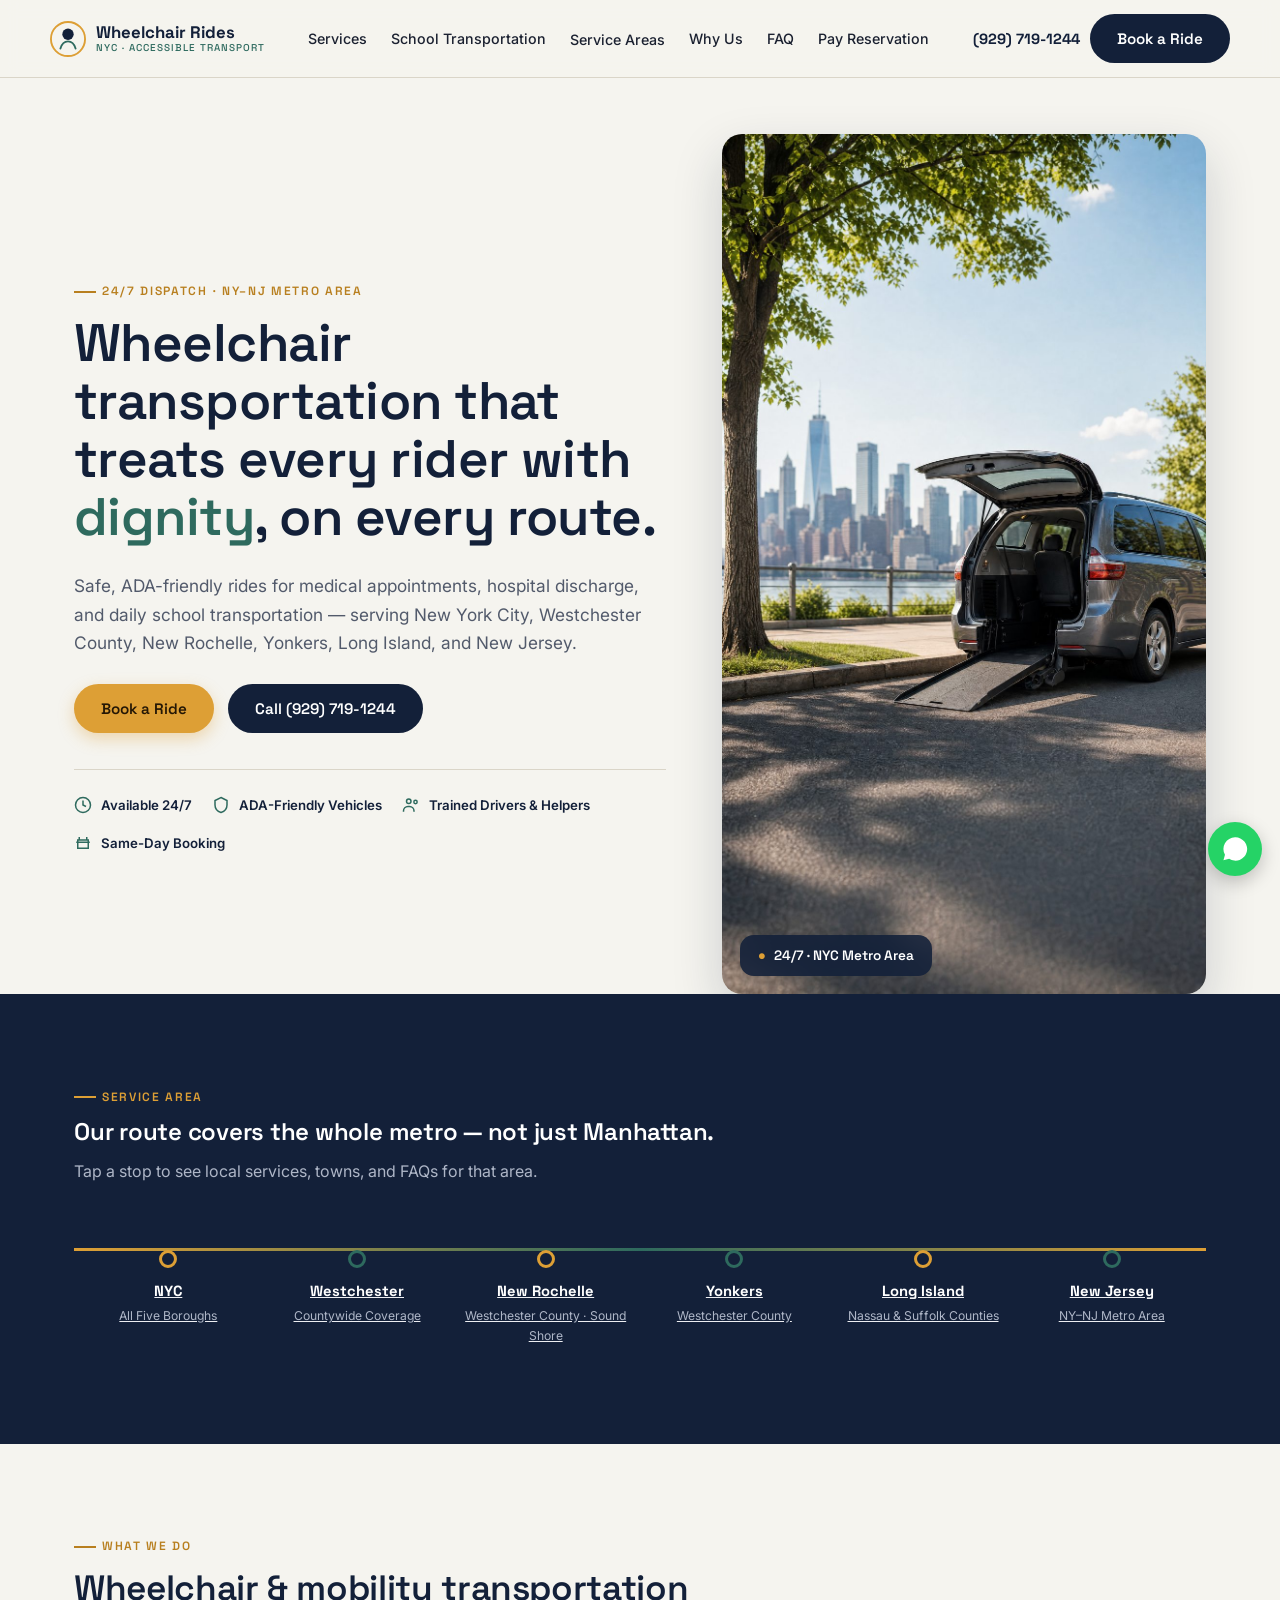
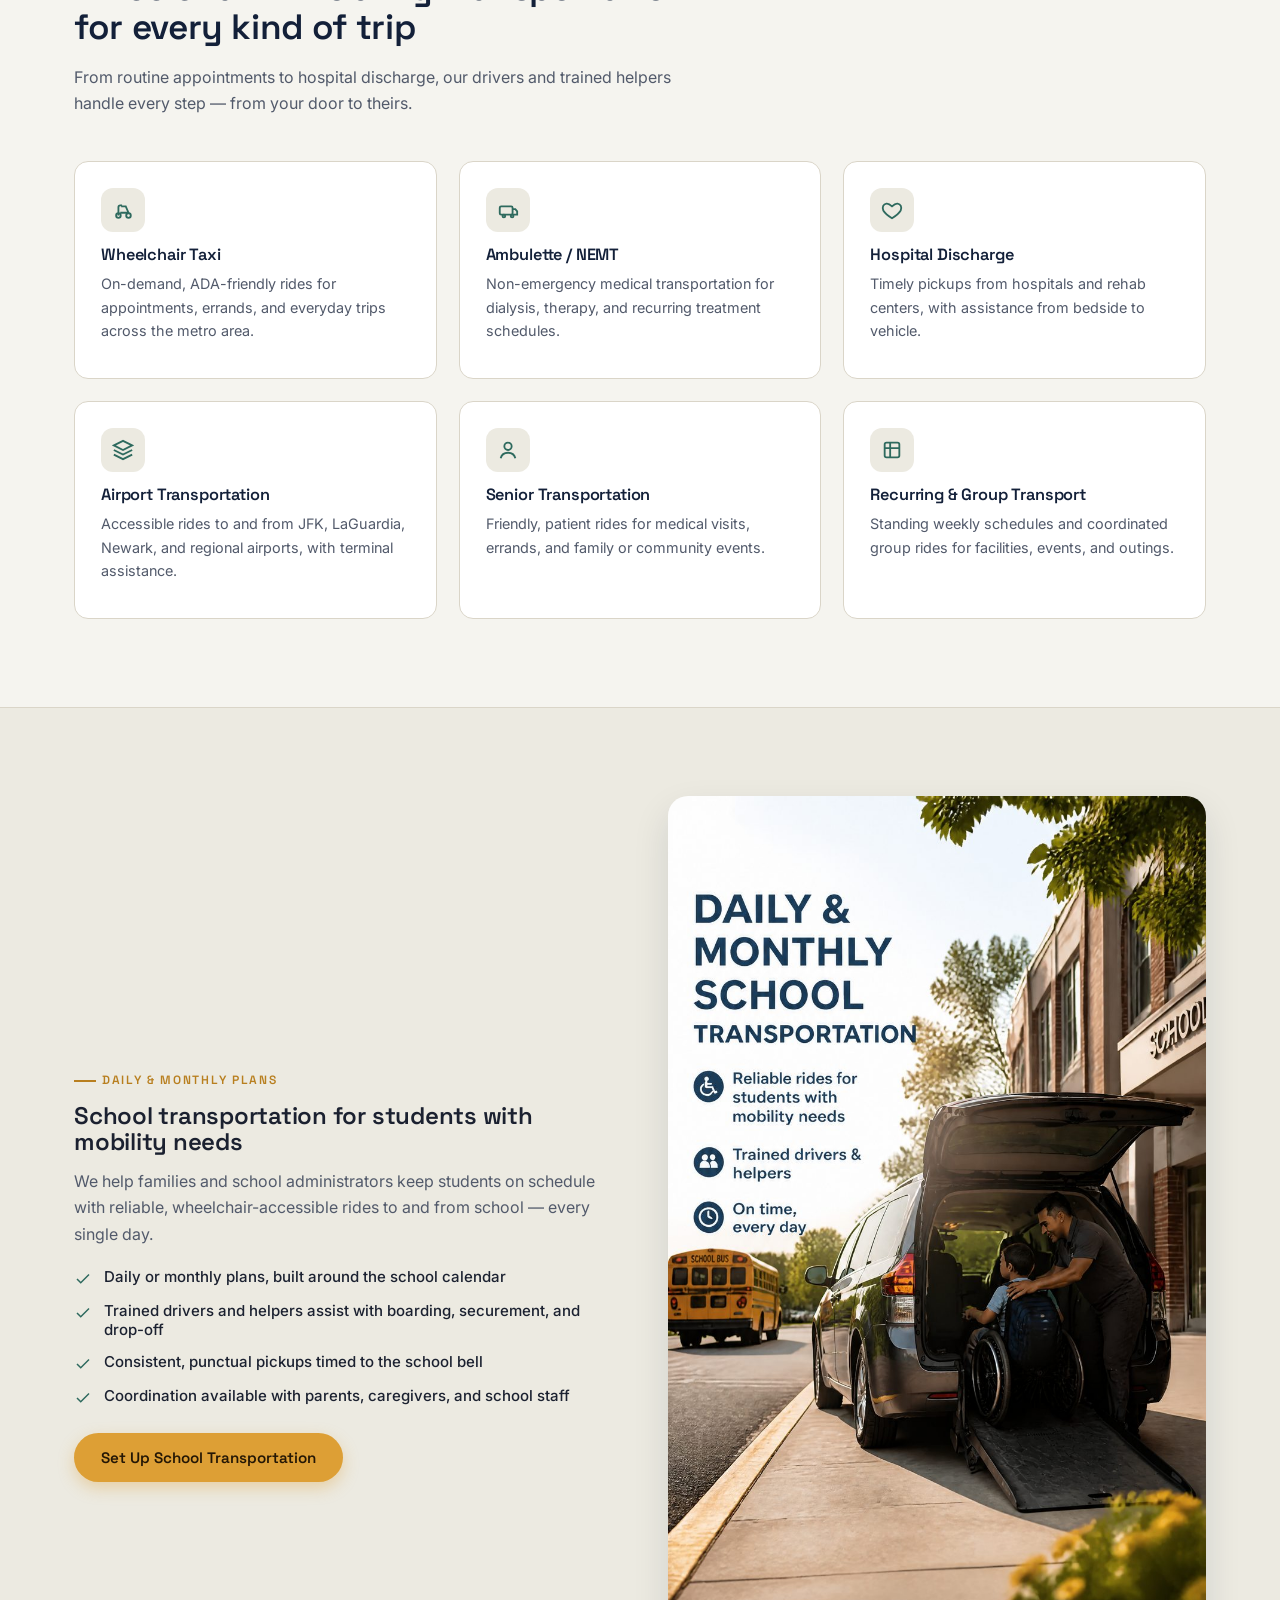
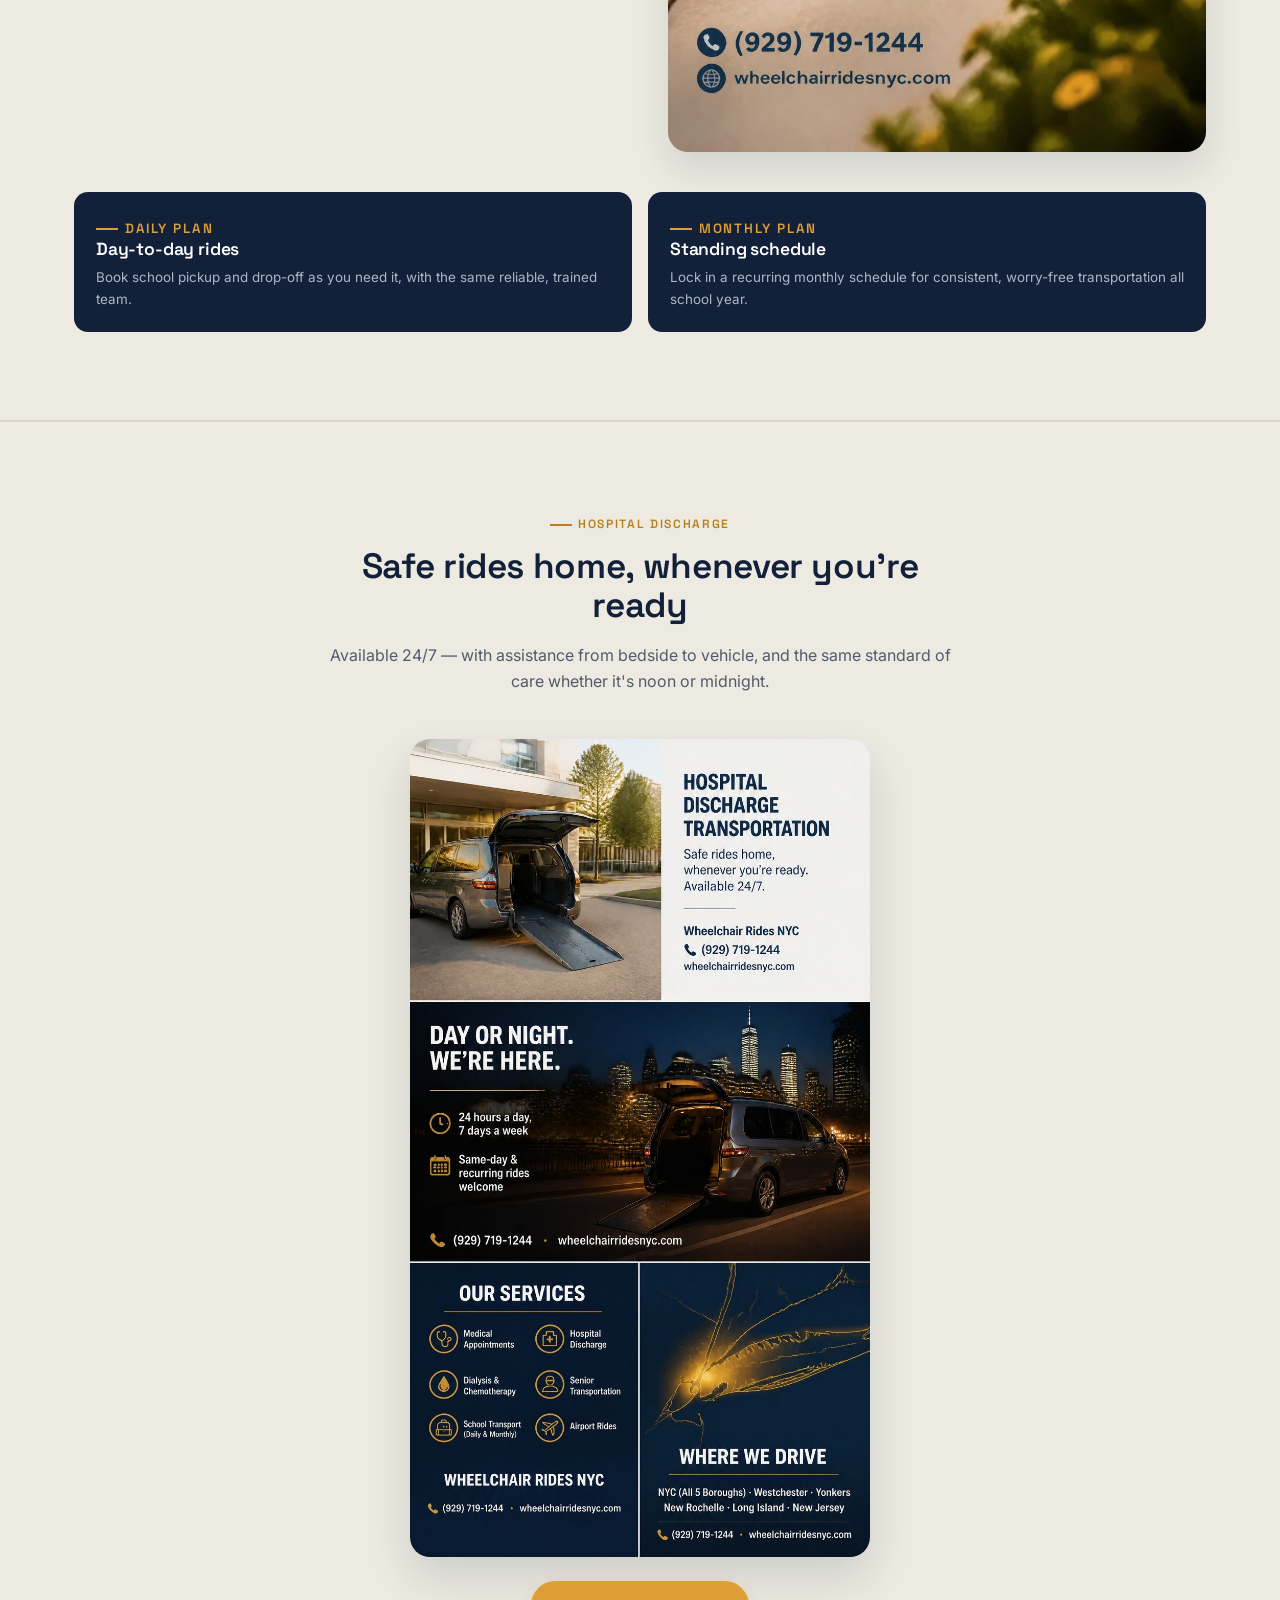
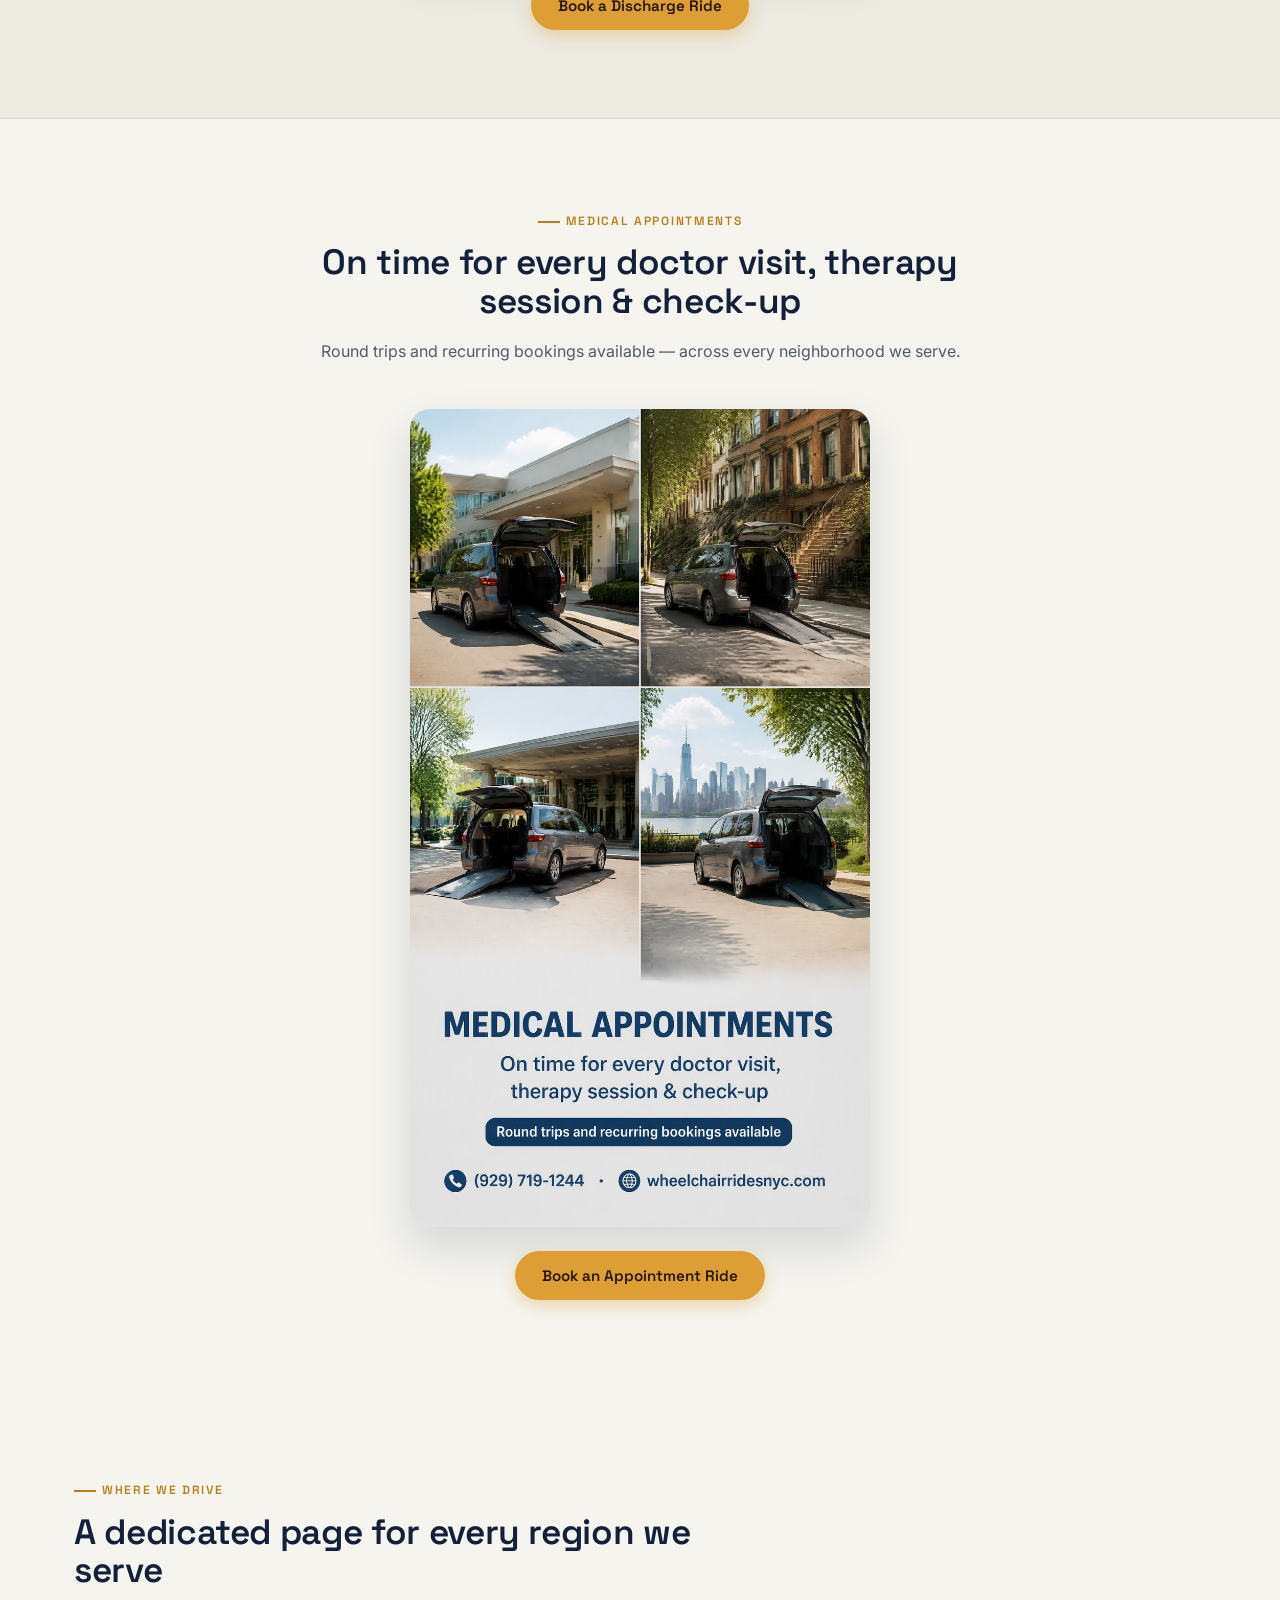
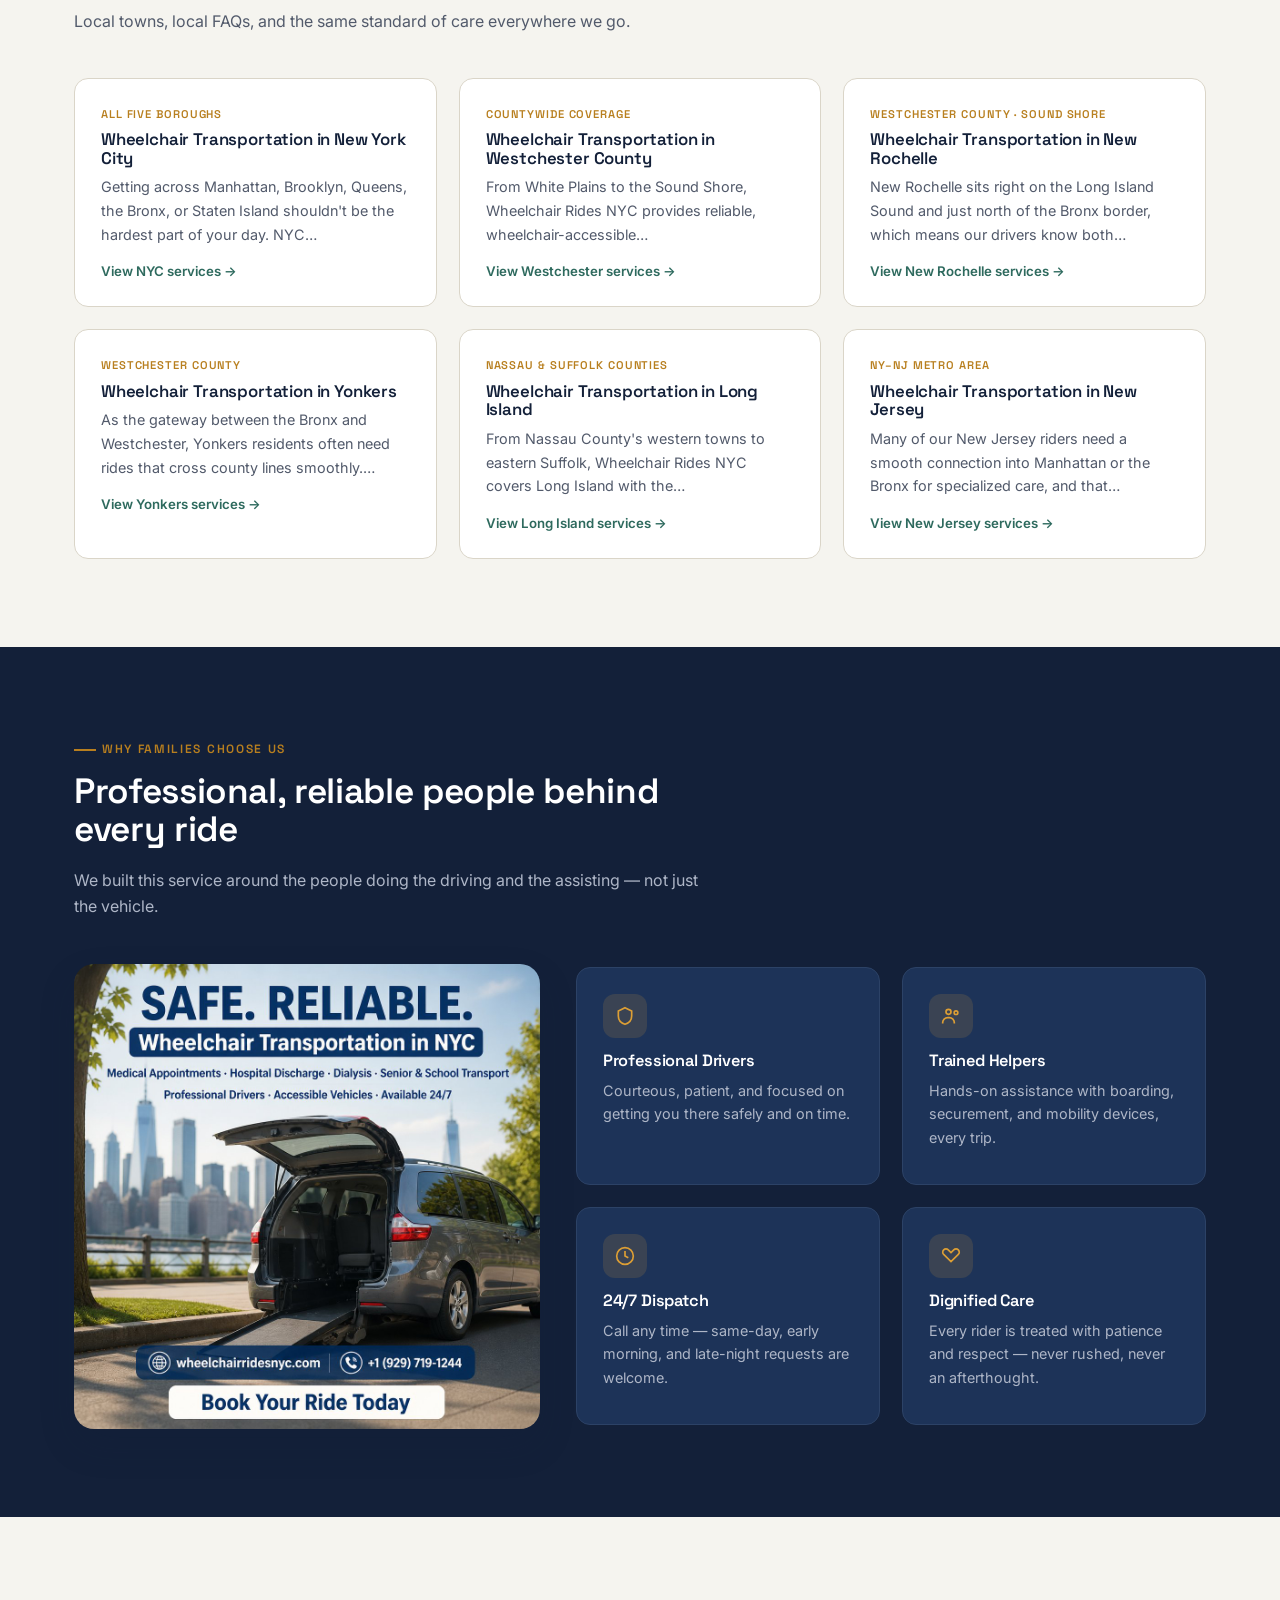
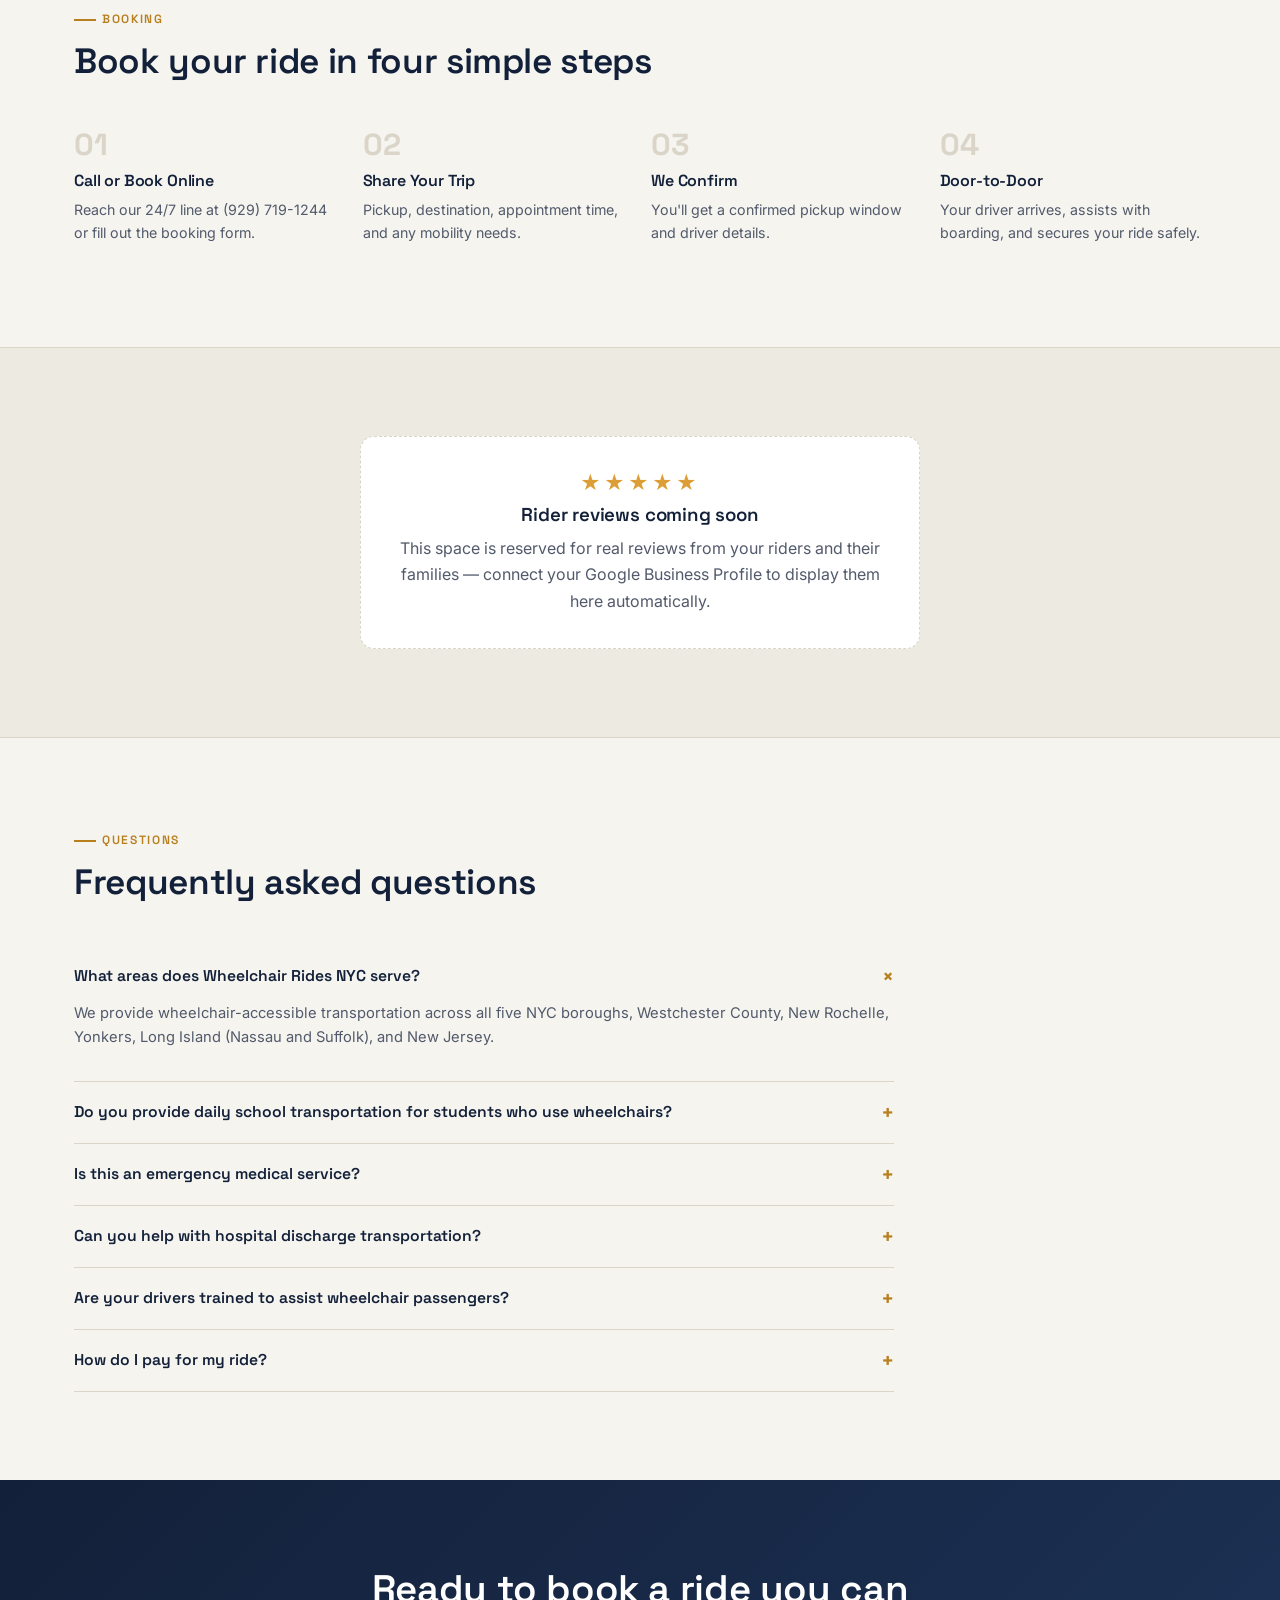
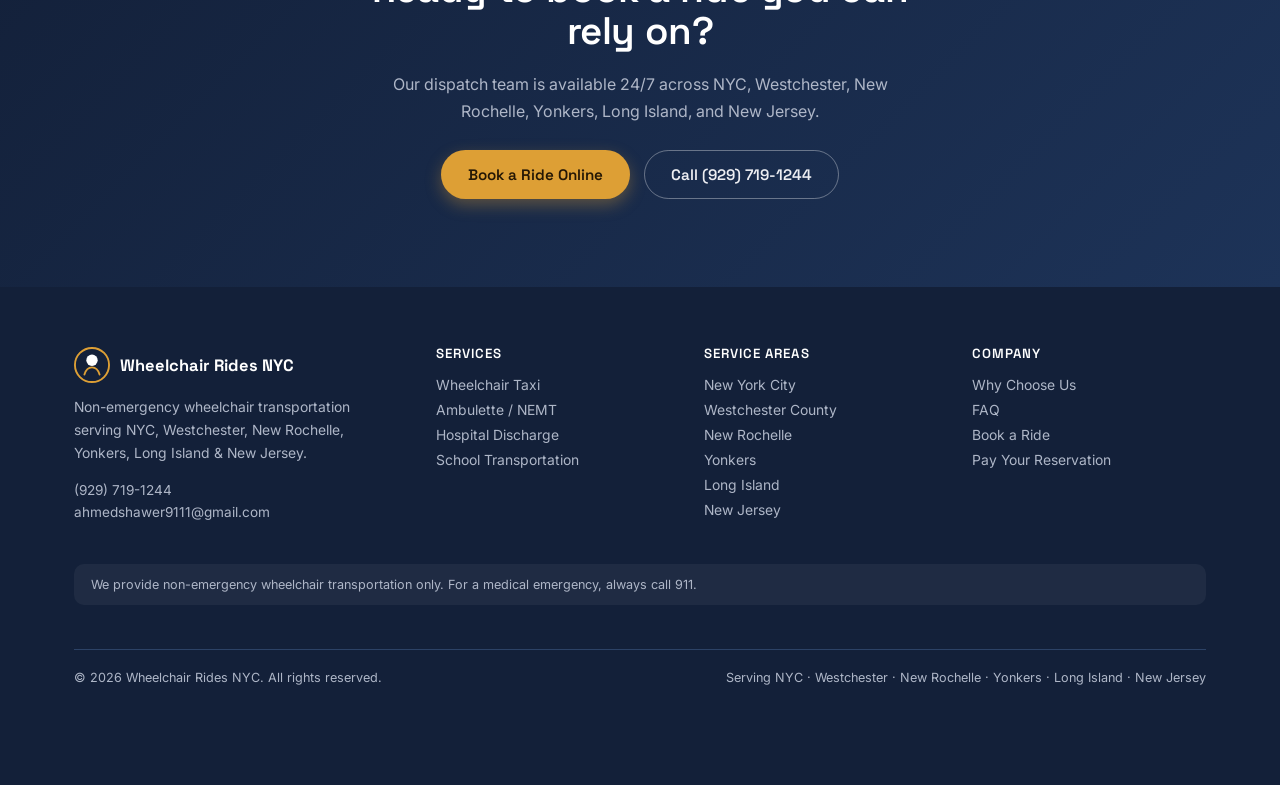
<file: index.html>
<!DOCTYPE html>
<html lang="en">
<head>
<meta charset="UTF-8">
<meta name="viewport" content="width=device-width, initial-scale=1.0">
<meta name="author" content="Wheelchair Rides NYC">
<meta name="theme-color" content="#132039">
<meta name="format-detection" content="telephone=yes">
<link rel="alternate" hreflang="en-us" href="https://wheelchairridesnyc.com/">
<title>Wheelchair Rides NYC | Wheelchair &amp; Ambulette Rides in NYC, Westchester, Long Island &amp; NJ</title>
<meta name="description" content="Safe, 24/7 wheelchair transportation across NYC, Westchester, Long Island &amp; NJ. Medical rides, hospital discharge &amp; school transport. Call (929) 719-1244.">
<link rel="canonical" href="https://wheelchairridesnyc.com/">
<meta property="og:type" content="website">
<meta property="og:site_name" content="Wheelchair Rides NYC">
<meta property="og:title" content="Wheelchair Rides NYC | Wheelchair &amp; Ambulette Rides in NYC, Westchester, Long Island &amp; NJ">
<meta property="og:description" content="Safe, 24/7 wheelchair transportation across NYC, Westchester, Long Island &amp; NJ. Medical rides, hospital discharge &amp; school transport. Call (929) 719-1244.">
<meta property="og:url" content="https://wheelchairridesnyc.com/">
<meta property="og:image" content="https://wheelchairridesnyc.com/og-image.jpg">
<meta name="twitter:image" content="https://wheelchairridesnyc.com/og-image.jpg">
<meta name="twitter:card" content="summary_large_image">
<meta name="robots" content="index, follow">
<meta name="geo.region" content="US-NY">
<link rel="stylesheet" href="styles.css">
<link rel="preconnect" href="https://fonts.googleapis.com">
<link rel="preconnect" href="https://fonts.gstatic.com" crossorigin>
<link href="https://fonts.googleapis.com/css2?family=Space+Grotesk:wght@500;600;700&family=Inter:wght@400;500;600;700&display=swap" rel="stylesheet">
<script type="application/ld+json">
{
  "@context": "https://schema.org",
  "@type": "LocalBusiness",
  "name": "Wheelchair Rides NYC",
  "description": "Wheelchair-accessible, non-emergency transportation serving New York City, Westchester County, New Rochelle, Yonkers, Long Island, and New Jersey.",
  "telephone": "+1-929-719-1244",
  "email": "ahmedshawer9111@gmail.com",
  "url": "https://wheelchairridesnyc.com/",
  "priceRange": "$$",
  "openingHours": "Mo-Su 00:00-23:59",
  "areaServed": [
    {
      "@type": "City",
      "name": "New York City"
    },
    {
      "@type": "AdministrativeArea",
      "name": "Westchester County"
    },
    {
      "@type": "City",
      "name": "New Rochelle"
    },
    {
      "@type": "City",
      "name": "Yonkers"
    },
    {
      "@type": "AdministrativeArea",
      "name": "Long Island"
    },
    {
      "@type": "State",
      "name": "New Jersey"
    }
  ]
}
</script>
<script type="application/ld+json">
{
  "@context": "https://schema.org",
  "@type": "FAQPage",
  "mainEntity": [
    {
      "@type": "Question",
      "name": "What areas does Wheelchair Rides NYC serve?",
      "acceptedAnswer": {
        "@type": "Answer",
        "text": "We provide wheelchair-accessible transportation across all five NYC boroughs, Westchester County, New Rochelle, Yonkers, Long Island (Nassau and Suffolk), and New Jersey."
      }
    },
    {
      "@type": "Question",
      "name": "Do you provide daily school transportation for students who use wheelchairs?",
      "acceptedAnswer": {
        "@type": "Answer",
        "text": "Yes. We offer daily and monthly school transportation plans with trained drivers and helpers who assist students on and off the vehicle, on time for school bell schedules."
      }
    },
    {
      "@type": "Question",
      "name": "Is this an emergency medical service?",
      "acceptedAnswer": {
        "@type": "Answer",
        "text": "No. We provide non-emergency wheelchair and mobility transportation. For a medical emergency, always call 911."
      }
    },
    {
      "@type": "Question",
      "name": "Can you help with hospital discharge transportation?",
      "acceptedAnswer": {
        "@type": "Answer",
        "text": "Yes. Our drivers and helpers assist with safe, timely transport from hospitals and rehab facilities back home or to a care facility, anywhere across our NY and NJ service area."
      }
    },
    {
      "@type": "Question",
      "name": "Are your drivers trained to assist wheelchair passengers?",
      "acceptedAnswer": {
        "@type": "Answer",
        "text": "Yes. Every driver and helper is trained in safe passenger assistance, wheelchair securement, and respectful, patient-centered care."
      }
    },
    {
      "@type": "Question",
      "name": "How do I book a ride?",
      "acceptedAnswer": {
        "@type": "Answer",
        "text": "Book online through our booking form, or call/text (929) 719-1244 with your pickup location, destination, and appointment time. Same-day and recurring bookings are welcome."
      }
    }
  ]
}
</script>
<script type="application/ld+json">
{
  "@context": "https://schema.org",
  "@type": ["LocalBusiness","MedicalBusiness"],
  "@id": "https://wheelchairridesnyc.com/#business",
  "name": "Wheelchair Rides NYC",
  "alternateName": "NYC Access Wheelchair Transportation",
  "description": "Non-emergency wheelchair-accessible transportation serving NYC, Westchester, New Rochelle, Yonkers, Long Island, and New Jersey. Medical appointments, hospital discharge, dialysis, senior and school transportation, available 24/7.",
  "url": "https://wheelchairridesnyc.com/",
  "telephone": "+1-929-719-1244",
  "email": "ahmedshawer9111@gmail.com",
  "priceRange": "$$",
  "image": "https://wheelchairridesnyc.com/og-image.jpg",
  "openingHoursSpecification": {
    "@type": "OpeningHoursSpecification",
    "dayOfWeek": ["Monday","Tuesday","Wednesday","Thursday","Friday","Saturday","Sunday"],
    "opens": "00:00",
    "closes": "23:59"
  },
  "contactPoint": {
    "@type": "ContactPoint",
    "telephone": "+1-929-719-1244",
    "contactType": "customer service",
    "availableLanguage": ["English","Spanish"],
    "areaServed": ["US-NY","US-NJ"]
  },
  "areaServed": [
    {"@type":"City","name":"New York City"},
    {"@type":"City","name":"Manhattan"},
    {"@type":"City","name":"Brooklyn"},
    {"@type":"City","name":"Queens"},
    {"@type":"City","name":"Bronx"},
    {"@type":"City","name":"Staten Island"},
    {"@type":"AdministrativeArea","name":"Westchester County"},
    {"@type":"City","name":"Yonkers"},
    {"@type":"City","name":"New Rochelle"},
    {"@type":"AdministrativeArea","name":"Nassau County"},
    {"@type":"AdministrativeArea","name":"Suffolk County"},
    {"@type":"AdministrativeArea","name":"Long Island"},
    {"@type":"State","name":"New Jersey"}
  ],
  "hasOfferCatalog": {
    "@type": "OfferCatalog",
    "name": "Wheelchair Transportation Services",
    "itemListElement": [
      {"@type":"Offer","itemOffered":{"@type":"Service","name":"Wheelchair Taxi"}},
      {"@type":"Offer","itemOffered":{"@type":"Service","name":"Ambulette / NEMT"}},
      {"@type":"Offer","itemOffered":{"@type":"Service","name":"Hospital Discharge Transportation"}},
      {"@type":"Offer","itemOffered":{"@type":"Service","name":"Dialysis Transportation"}},
      {"@type":"Offer","itemOffered":{"@type":"Service","name":"Senior Transportation"}},
      {"@type":"Offer","itemOffered":{"@type":"Service","name":"School Transportation"}},
      {"@type":"Offer","itemOffered":{"@type":"Service","name":"Airport Transportation"}}
    ]
  }
}
</script>
</head>
<body>
<header>
  <div class="wrap nav">
    <a href="index.html" class="brand">
      <svg width="36" height="36" viewBox="0 0 38 38" fill="none" xmlns="http://www.w3.org/2000/svg">
        <circle cx="19" cy="19" r="18" stroke="#DD9F35" stroke-width="2"/>
        <path d="M19 8a6 6 0 100 12 6 6 0 000-12z" fill="#132039"/>
        <path d="M11 29c1.5-5 4.2-7.5 8-7.5s6.5 2.5 8 7.5" stroke="#2E6A5E" stroke-width="2" stroke-linecap="round"/>
      </svg>
      <span class="brand-text">Wheelchair Rides<span>NYC · Accessible Transport</span></span>
    </a>
    <nav class="nav-links">
      <a href="index.html#services">Services</a>
      <a href="index.html#school">School Transportation</a>
      <div class="has-menu">
        <a href="index.html#areas">Service Areas</a>
        <div class="dropdown">
          <a href="nyc.html">New York City</a>
<a href="westchester.html">Westchester County</a>
<a href="new-rochelle.html">New Rochelle</a>
<a href="yonkers.html">Yonkers</a>
<a href="long-island.html">Long Island</a>
<a href="new-jersey.html">New Jersey</a>

        </div>
      </div>
      <a href="index.html#why">Why Us</a>
      <a href="index.html#faq">FAQ</a>
      <a href="payment.html">Pay Reservation</a>
    </nav>
    <div class="nav-cta">
      <a class="nav-phone" href="tel:+19297191244">(929) 719-1244</a>
      <a class="btn btn-dark" href="booking.html">Book a Ride</a>
    </div>
  </div>
</header>
<main id="top">

<section class="hero">
  <div class="wrap hero-grid">
    <div>
      <p class="eyebrow">24/7 Dispatch &middot; NY&ndash;NJ Metro Area</p>
      <h1>Wheelchair transportation that treats every rider with <em>dignity</em>, on every route.</h1>
      <p class="lead">Safe, ADA-friendly rides for medical appointments, hospital discharge, and daily school transportation &mdash; serving New York City, Westchester County, New Rochelle, Yonkers, Long Island, and New Jersey.</p>
      <div class="hero-actions">
        <a class="btn btn-primary" href="booking.html">Book a Ride</a>
        <a class="btn btn-dark" href="tel:+19297191244">Call (929) 719-1244</a>
      </div>
      <div class="trust-strip">
        <div class="trust-item"><svg width="18" height="18" viewBox="0 0 24 24" fill="none" stroke="currentColor" stroke-width="2"><circle cx="12" cy="12" r="10"/><path d="M12 6v6l4 2"/></svg>Available 24/7</div>
        <div class="trust-item"><svg width="18" height="18" viewBox="0 0 24 24" fill="none" stroke="currentColor" stroke-width="2"><path d="M12 2l8 4v6c0 5-3.5 8.5-8 10-4.5-1.5-8-5-8-10V6l8-4z"/></svg>ADA-Friendly Vehicles</div>
        <div class="trust-item"><svg width="18" height="18" viewBox="0 0 24 24" fill="none" stroke="currentColor" stroke-width="2"><circle cx="9" cy="7" r="3"/><path d="M2 21v-1a6 6 0 016-6h2a6 6 0 016 6v1"/><circle cx="18" cy="8" r="2.2"/></svg>Trained Drivers &amp; Helpers</div>
        <div class="trust-item"><svg width="18" height="18" viewBox="0 0 24 24" fill="none" stroke="currentColor" stroke-width="2"><path d="M3 11h18M7 4v3M17 4v3M5 8h14v11H5z"/></svg>Same-Day Booking</div>
      </div>
    </div>
    <div class="hero-art">
      <div class="hero-photo-frame">
        <img src="images/wheelchair-accessible-van-nyc.jpg" alt="Wheelchair accessible van with ramp lowered, NYC skyline in the background" width="1000" height="1777" loading="eager" fetchpriority="high">
        <div class="hero-photo-badge"><span>&#9679;</span> 24/7 &middot; NYC Metro Area</div>
      </div>
    </div>
  </div>
</section>

<section class="line-band">
  <div class="wrap">
    <p class="eyebrow">Service Area</p>
    <h2>Our route covers the whole metro &mdash; not just Manhattan.</h2>
    <p style="color:var(--text-on-dark-soft); max-width:60ch;">Tap a stop to see local services, towns, and FAQs for that area.</p>
    <div class="line-map">
      <div class="line-map-track">
        <a href="nyc.html" class="line-stop"><div class="dot"></div><strong>NYC</strong><span>All Five Boroughs</span></a>
<a href="westchester.html" class="line-stop"><div class="dot"></div><strong>Westchester</strong><span>Countywide Coverage</span></a>
<a href="new-rochelle.html" class="line-stop"><div class="dot"></div><strong>New Rochelle</strong><span>Westchester County · Sound Shore</span></a>
<a href="yonkers.html" class="line-stop"><div class="dot"></div><strong>Yonkers</strong><span>Westchester County</span></a>
<a href="long-island.html" class="line-stop"><div class="dot"></div><strong>Long Island</strong><span>Nassau & Suffolk Counties</span></a>
<a href="new-jersey.html" class="line-stop"><div class="dot"></div><strong>New Jersey</strong><span>NY–NJ Metro Area</span></a>

      </div>
    </div>
  </div>
</section>

<section id="services">
  <div class="wrap">
    <div class="section-head">
      <p class="eyebrow">What We Do</p>
      <h2>Wheelchair &amp; mobility transportation for every kind of trip</h2>
      <p>From routine appointments to hospital discharge, our drivers and trained helpers handle every step &mdash; from your door to theirs.</p>
    </div>
    <div class="grid-3">
      <div class="card">
        <div class="ico"><svg width="22" height="22" viewBox="0 0 24 24" fill="none" stroke="currentColor" stroke-width="2"><circle cx="7" cy="18" r="2.5"/><circle cx="18" cy="18" r="2.5"/><path d="M7 18V9a2 2 0 012-2h2M9 15h9l-3-7H10"/></svg></div>
        <h3>Wheelchair Taxi</h3>
        <p>On-demand, ADA-friendly rides for appointments, errands, and everyday trips across the metro area.</p>
      </div>
      <div class="card">
        <div class="ico"><svg width="22" height="22" viewBox="0 0 24 24" fill="none" stroke="currentColor" stroke-width="2"><rect x="3" y="8" width="14" height="9" rx="1.5"/><path d="M17 11h3l2 2.5V17h-5"/><circle cx="7.5" cy="18.5" r="1.5"/><circle cx="16.5" cy="18.5" r="1.5"/></svg></div>
        <h3>Ambulette / NEMT</h3>
        <p>Non-emergency medical transportation for dialysis, therapy, and recurring treatment schedules.</p>
      </div>
      <div class="card">
        <div class="ico"><svg width="22" height="22" viewBox="0 0 24 24" fill="none" stroke="currentColor" stroke-width="2"><path d="M12 21s-7-4.35-9.5-8.5C1 9 2.5 5.5 6 5c2-.3 3.6.7 6 3 2.4-2.3 4-3.3 6-3 3.5.5 5 4 3.5 7.5C19 16.65 12 21 12 21z"/></svg></div>
        <h3>Hospital Discharge</h3>
        <p>Timely pickups from hospitals and rehab centers, with assistance from bedside to vehicle.</p>
      </div>
      <div class="card">
        <div class="ico"><svg width="22" height="22" viewBox="0 0 24 24" fill="none" stroke="currentColor" stroke-width="2"><path d="M12 2L2 7l10 5 10-5-10-5z"/><path d="M2 17l10 5 10-5M2 12l10 5 10-5"/></svg></div>
        <h3>Airport Transportation</h3>
        <p>Accessible rides to and from JFK, LaGuardia, Newark, and regional airports, with terminal assistance.</p>
      </div>
      <div class="card">
        <div class="ico"><svg width="22" height="22" viewBox="0 0 24 24" fill="none" stroke="currentColor" stroke-width="2"><circle cx="12" cy="8" r="4"/><path d="M4 21c1-4 4-6 8-6s7 2 8 6"/></svg></div>
        <h3>Senior Transportation</h3>
        <p>Friendly, patient rides for medical visits, errands, and family or community events.</p>
      </div>
      <div class="card">
        <div class="ico"><svg width="22" height="22" viewBox="0 0 24 24" fill="none" stroke="currentColor" stroke-width="2"><rect x="4" y="4" width="16" height="16" rx="2"/><path d="M4 10h16M10 4v16"/></svg></div>
        <h3>Recurring &amp; Group Transport</h3>
        <p>Standing weekly schedules and coordinated group rides for facilities, events, and outings.</p>
      </div>
    </div>
  </div>
</section>

<section id="school" class="school-band">
  <div class="wrap school-grid">
    <div>
      <p class="eyebrow">Daily &amp; Monthly Plans</p>
      <h2>School transportation for students with mobility needs</h2>
      <p>We help families and school administrators keep students on schedule with reliable, wheelchair-accessible rides to and from school &mdash; every single day.</p>
      <ul class="school-list">
        <li><svg width="18" height="18" viewBox="0 0 24 24" fill="none" stroke="currentColor" stroke-width="2"><path d="M20 6L9 17l-5-5"/></svg>Daily or monthly plans, built around the school calendar</li>
        <li><svg width="18" height="18" viewBox="0 0 24 24" fill="none" stroke="currentColor" stroke-width="2"><path d="M20 6L9 17l-5-5"/></svg>Trained drivers and helpers assist with boarding, securement, and drop-off</li>
        <li><svg width="18" height="18" viewBox="0 0 24 24" fill="none" stroke="currentColor" stroke-width="2"><path d="M20 6L9 17l-5-5"/></svg>Consistent, punctual pickups timed to the school bell</li>
        <li><svg width="18" height="18" viewBox="0 0 24 24" fill="none" stroke="currentColor" stroke-width="2"><path d="M20 6L9 17l-5-5"/></svg>Coordination available with parents, caregivers, and school staff</li>
      </ul>
      <div class="hero-actions" style="margin-top:26px;">
        <a class="btn btn-primary" href="booking.html">Set Up School Transportation</a>
      </div>
    </div>
    <div class="school-photo">
      <img src="images/daily-school-wheelchair-transportation-nyc.jpg" alt="Daily school wheelchair transportation with a driver assisting a student" width="900" height="1600" loading="lazy">
    </div>
  </div>
  <div class="wrap">
    <div class="plan-cards" style="margin-top:40px;">
      <div class="plan-card">
        <p class="eyebrow">Daily Plan</p>
        <h4>Day-to-day rides</h4>
        <p>Book school pickup and drop-off as you need it, with the same reliable, trained team.</p>
      </div>
      <div class="plan-card">
        <p class="eyebrow">Monthly Plan</p>
        <h4>Standing schedule</h4>
        <p>Lock in a recurring monthly schedule for consistent, worry-free transportation all school year.</p>
      </div>
    </div>
  </div>
</section>

<section class="showcase-band" style="background:var(--paper-2); border-top:1px solid var(--line); border-bottom:1px solid var(--line);">
  <div class="wrap">
    <div class="section-head">
      <p class="eyebrow">Hospital Discharge</p>
      <h2>Safe rides home, whenever you're ready</h2>
      <p>Available 24/7 &mdash; with assistance from bedside to vehicle, and the same standard of care whether it's noon or midnight.</p>
    </div>
    <div class="showcase-image">
      <img src="images/hospital-discharge-wheelchair-transportation-nyc-full.jpg" alt="Hospital discharge wheelchair transportation, available day or night, with our services and service area" width="900" height="1600" loading="lazy">
    </div>
    <div class="hero-actions">
      <a class="btn btn-primary" href="booking.html">Book a Discharge Ride</a>
    </div>
  </div>
</section>

<section class="showcase-band">
  <div class="wrap">
    <div class="section-head">
      <p class="eyebrow">Medical Appointments</p>
      <h2>On time for every doctor visit, therapy session &amp; check-up</h2>
      <p>Round trips and recurring bookings available &mdash; across every neighborhood we serve.</p>
    </div>
    <div class="showcase-image">
      <img src="images/wheelchair-transportation-medical-appointments-nyc-full.jpg" alt="Wheelchair transportation for medical appointments across NYC neighborhoods" width="900" height="1600" loading="lazy">
    </div>
    <div class="hero-actions">
      <a class="btn btn-primary" href="booking.html">Book an Appointment Ride</a>
    </div>
  </div>
</section>

<section id="areas">
  <div class="wrap">
    <div class="section-head">
      <p class="eyebrow">Where We Drive</p>
      <h2>A dedicated page for every region we serve</h2>
      <p>Local towns, local FAQs, and the same standard of care everywhere we go.</p>
    </div>
    <div class="grid-3">
      <a class="card area-teaser" href="nyc.html">
  <p class="tag">All Five Boroughs</p>
  <h3>Wheelchair Transportation in New York City</h3>
  <p>Getting across Manhattan, Brooklyn, Queens, the Bronx, or Staten Island shouldn't be the hardest part of your day. NYC&hellip;</p>
  <span class="go">View NYC services &rarr;</span>
</a>
<a class="card area-teaser" href="westchester.html">
  <p class="tag">Countywide Coverage</p>
  <h3>Wheelchair Transportation in Westchester County</h3>
  <p>From White Plains to the Sound Shore, Wheelchair Rides NYC provides reliable, wheelchair-accessible&hellip;</p>
  <span class="go">View Westchester services &rarr;</span>
</a>
<a class="card area-teaser" href="new-rochelle.html">
  <p class="tag">Westchester County · Sound Shore</p>
  <h3>Wheelchair Transportation in New Rochelle</h3>
  <p>New Rochelle sits right on the Long Island Sound and just north of the Bronx border, which means our drivers know both&hellip;</p>
  <span class="go">View New Rochelle services &rarr;</span>
</a>
<a class="card area-teaser" href="yonkers.html">
  <p class="tag">Westchester County</p>
  <h3>Wheelchair Transportation in Yonkers</h3>
  <p>As the gateway between the Bronx and Westchester, Yonkers residents often need rides that cross county lines smoothly.&hellip;</p>
  <span class="go">View Yonkers services &rarr;</span>
</a>
<a class="card area-teaser" href="long-island.html">
  <p class="tag">Nassau & Suffolk Counties</p>
  <h3>Wheelchair Transportation in Long Island</h3>
  <p>From Nassau County's western towns to eastern Suffolk, Wheelchair Rides NYC covers Long Island with the&hellip;</p>
  <span class="go">View Long Island services &rarr;</span>
</a>
<a class="card area-teaser" href="new-jersey.html">
  <p class="tag">NY–NJ Metro Area</p>
  <h3>Wheelchair Transportation in New Jersey</h3>
  <p>Many of our New Jersey riders need a smooth connection into Manhattan or the Bronx for specialized care, and that&hellip;</p>
  <span class="go">View New Jersey services &rarr;</span>
</a>

    </div>
  </div>
</section>

<section id="why" class="why-band">
  <div class="wrap">
    <div class="section-head">
      <p class="eyebrow">Why Families Choose Us</p>
      <h2>Professional, reliable people behind every ride</h2>
      <p style="color:var(--text-on-dark-soft);">We built this service around the people doing the driving and the assisting &mdash; not just the vehicle.</p>
    </div>
    <div class="why-grid-shell">
      <div class="why-visual">
        <img src="images/wheelchair-rides-nyc-og-image.jpg" alt="Wheelchair Rides NYC — safe, reliable wheelchair transportation in NYC" width="1024" height="1024" loading="lazy">
      </div>
      <div style="display:grid; grid-template-columns:1fr 1fr; gap:22px;">
        <div class="card">
          <div class="ico"><svg width="20" height="20" viewBox="0 0 24 24" fill="none" stroke="currentColor" stroke-width="2"><path d="M12 2l8 4v6c0 5-3.5 8.5-8 10-4.5-1.5-8-5-8-10V6l8-4z"/></svg></div>
          <h3>Professional Drivers</h3>
          <p>Courteous, patient, and focused on getting you there safely and on time.</p>
        </div>
        <div class="card">
          <div class="ico"><svg width="20" height="20" viewBox="0 0 24 24" fill="none" stroke="currentColor" stroke-width="2"><circle cx="9" cy="7" r="3"/><path d="M2 21v-1a6 6 0 016-6h2a6 6 0 016 6v1"/><circle cx="18" cy="8" r="2.2"/></svg></div>
          <h3>Trained Helpers</h3>
          <p>Hands-on assistance with boarding, securement, and mobility devices, every trip.</p>
        </div>
        <div class="card">
          <div class="ico"><svg width="20" height="20" viewBox="0 0 24 24" fill="none" stroke="currentColor" stroke-width="2"><circle cx="12" cy="12" r="10"/><path d="M12 6v6l4 2"/></svg></div>
          <h3>24/7 Dispatch</h3>
          <p>Call any time &mdash; same-day, early morning, and late-night requests are welcome.</p>
        </div>
        <div class="card">
          <div class="ico"><svg width="20" height="20" viewBox="0 0 24 24" fill="none" stroke="currentColor" stroke-width="2"><path d="M20.8 4.6c-1.5-1.5-4-1.5-5.5 0L12 7.9 8.7 4.6c-1.5-1.5-4-1.5-5.5 0-1.5 1.5-1.5 4 0 5.5L12 18.7l8.8-8.6c1.5-1.5 1.5-4 0-5.5z"/></svg></div>
          <h3>Dignified Care</h3>
          <p>Every rider is treated with patience and respect &mdash; never rushed, never an afterthought.</p>
        </div>
      </div>
    </div>
  </div>
</section>

<section>
  <div class="wrap">
    <div class="section-head">
      <p class="eyebrow">Booking</p>
      <h2>Book your ride in four simple steps</h2>
    </div>
    <div class="steps">
      <div class="step"><div class="num">01</div><h3>Call or Book Online</h3><p>Reach our 24/7 line at (929) 719-1244 or fill out the booking form.</p></div>
      <div class="step"><div class="num">02</div><h3>Share Your Trip</h3><p>Pickup, destination, appointment time, and any mobility needs.</p></div>
      <div class="step"><div class="num">03</div><h3>We Confirm</h3><p>You'll get a confirmed pickup window and driver details.</p></div>
      <div class="step"><div class="num">04</div><h3>Door-to-Door</h3><p>Your driver arrives, assists with boarding, and secures your ride safely.</p></div>
    </div>
  </div>
</section>

<section class="reviews-band">
  <div class="wrap">
    <div class="reviews-card">
      <div class="stars">&#9733;&#9733;&#9733;&#9733;&#9733;</div>
      <h3 style="color:var(--ink);">Rider reviews coming soon</h3>
      <p style="margin-bottom:0;">This space is reserved for real reviews from your riders and their families &mdash; connect your Google Business Profile to display them here automatically.</p>
    </div>
  </div>
</section>

<section id="faq">
  <div class="wrap">
    <div class="section-head">
      <p class="eyebrow">Questions</p>
      <h2>Frequently asked questions</h2>
    </div>
    <div class="faq">
      <details class="faq-item" open>
        <summary>What areas does Wheelchair Rides NYC serve?<span class="plus">+</span></summary>
        <p>We provide wheelchair-accessible transportation across all five NYC boroughs, Westchester County, New Rochelle, Yonkers, Long Island (Nassau and Suffolk), and New Jersey.</p>
      </details>
      <details class="faq-item">
        <summary>Do you provide daily school transportation for students who use wheelchairs?<span class="plus">+</span></summary>
        <p>Yes. We offer daily and monthly school transportation plans with trained drivers and helpers who assist students on and off the vehicle, timed to the school schedule.</p>
      </details>
      <details class="faq-item">
        <summary>Is this an emergency medical service?<span class="plus">+</span></summary>
        <p>No. We provide non-emergency wheelchair and mobility transportation only. For a medical emergency, always call 911.</p>
      </details>
      <details class="faq-item">
        <summary>Can you help with hospital discharge transportation?<span class="plus">+</span></summary>
        <p>Yes. Our drivers and helpers assist with safe, timely transport from hospitals and rehab facilities back home or to a care facility, anywhere across our NY and NJ service area.</p>
      </details>
      <details class="faq-item">
        <summary>Are your drivers trained to assist wheelchair passengers?<span class="plus">+</span></summary>
        <p>Yes. Every driver and helper is trained in safe passenger assistance, wheelchair securement, and respectful, patient-centered care.</p>
      </details>
      <details class="faq-item">
        <summary>How do I pay for my ride?<span class="plus">+</span></summary>
        <p>Visit our <a href="payment.html" style="color:var(--teal); font-weight:600;">Pay Your Reservation</a> page, or ask your driver about payment options.</p>
      </details>
    </div>
  </div>
</section>

<section class="final-cta">
  <div class="wrap">
    <h2>Ready to book a ride you can rely on?</h2>
    <p>Our dispatch team is available 24/7 across NYC, Westchester, New Rochelle, Yonkers, Long Island, and New Jersey.</p>
    <div class="final-actions">
      <a class="btn btn-primary" href="booking.html">Book a Ride Online</a>
      <a class="btn btn-ghost" href="tel:+19297191244">Call (929) 719-1244</a>
    </div>
  </div>
</section>

</main>
<footer>
  <div class="wrap">
    <div class="foot-grid">
      <div>
        <div class="foot-brand">
          <svg width="36" height="36" viewBox="0 0 38 38" fill="none" xmlns="http://www.w3.org/2000/svg">
        <circle cx="19" cy="19" r="18" stroke="#DD9F35" stroke-width="2"/>
        <path d="M19 8a6 6 0 100 12 6 6 0 000-12z" fill="#fff"/>
        <path d="M11 29c1.5-5 4.2-7.5 8-7.5s6.5 2.5 8 7.5" stroke="#DD9F35" stroke-width="2" stroke-linecap="round"/>
      </svg>
          <span>Wheelchair Rides NYC</span>
        </div>
        <p style="color:var(--text-on-dark-soft); max-width:34ch;">Non-emergency wheelchair transportation serving NYC, Westchester, New Rochelle, Yonkers, Long Island &amp; New Jersey.</p>
        <p style="color:var(--text-on-dark-soft); font-size:.85rem;">
          <a href="tel:+19297191244">(929) 719-1244</a><br>
          <a href="mailto:ahmedshawer9111@gmail.com">ahmedshawer9111@gmail.com</a>
        </p>
      </div>
      <div>
        <h4>Services</h4>
        <ul>
          <li><a href="index.html#services">Wheelchair Taxi</a></li>
          <li><a href="index.html#services">Ambulette / NEMT</a></li>
          <li><a href="index.html#services">Hospital Discharge</a></li>
          <li><a href="index.html#school">School Transportation</a></li>
        </ul>
      </div>
      <div>
        <h4>Service Areas</h4>
        <ul>
          <li><a href="nyc.html">New York City</a></li>
<li><a href="westchester.html">Westchester County</a></li>
<li><a href="new-rochelle.html">New Rochelle</a></li>
<li><a href="yonkers.html">Yonkers</a></li>
<li><a href="long-island.html">Long Island</a></li>
<li><a href="new-jersey.html">New Jersey</a></li>

        </ul>
      </div>
      <div>
        <h4>Company</h4>
        <ul>
          <li><a href="index.html#why">Why Choose Us</a></li>
          <li><a href="index.html#faq">FAQ</a></li>
          <li><a href="booking.html">Book a Ride</a></li>
          <li><a href="payment.html">Pay Your Reservation</a></li>
        </ul>
      </div>
    </div>

    <div class="disclaimer">
      We provide non-emergency wheelchair transportation only. For a medical emergency, always call 911.
    </div>

    <div class="foot-bottom">
      <span>&copy; 2026 Wheelchair Rides NYC. All rights reserved.</span>
      <span>Serving NYC &middot; Westchester &middot; New Rochelle &middot; Yonkers &middot; Long Island &middot; New Jersey</span>
    </div>
  </div>
</footer>
<a class="wa-float" href="https://wa.me/19297191244?text=Hello%2C%20I%20would%20like%20a%20wheelchair%20transportation%20quote." aria-label="Chat on WhatsApp" target="_blank" rel="noopener"><svg width="28" height="28" viewBox="0 0 24 24" fill="#fff"><path d="M17.5 14.4c-.3-.2-1.7-.8-2-.9-.3-.1-.5-.2-.6.2-.2.3-.7.9-.8 1-.2.2-.3.2-.6.1-.3-.2-1.2-.5-2.3-1.4-.9-.8-1.4-1.7-1.6-2-.2-.3 0-.5.1-.6l.5-.5c.1-.2.2-.3.3-.5.1-.2 0-.4 0-.5 0-.2-.6-1.5-.9-2-.2-.5-.4-.4-.6-.4h-.5c-.2 0-.5 0-.7.3-.2.3-.9.9-.9 2.2s.9 2.5 1 2.7c.2.2 1.8 2.8 4.4 3.9.6.3 1.1.4 1.5.5.6.2 1.2.2 1.6.1.5-.1 1.5-.6 1.7-1.2.2-.6.2-1.1.2-1.2-.1-.2-.3-.2-.5-.4zM12 2a10 10 0 00-8.6 15l-1.3 4.7L7 20.4A10 10 0 1012 2z"/></svg></a>
<div class="mobile-bar">
  <a class="btn btn-primary" href="tel:+19297191244">Call Now</a>
  <a class="btn btn-ghost" style="border-color:rgba(255,255,255,.4);color:#fff;" href="booking.html">Book a Ride</a>
</div>
<script src="script.js"></script>
</body>
</html>
</file>
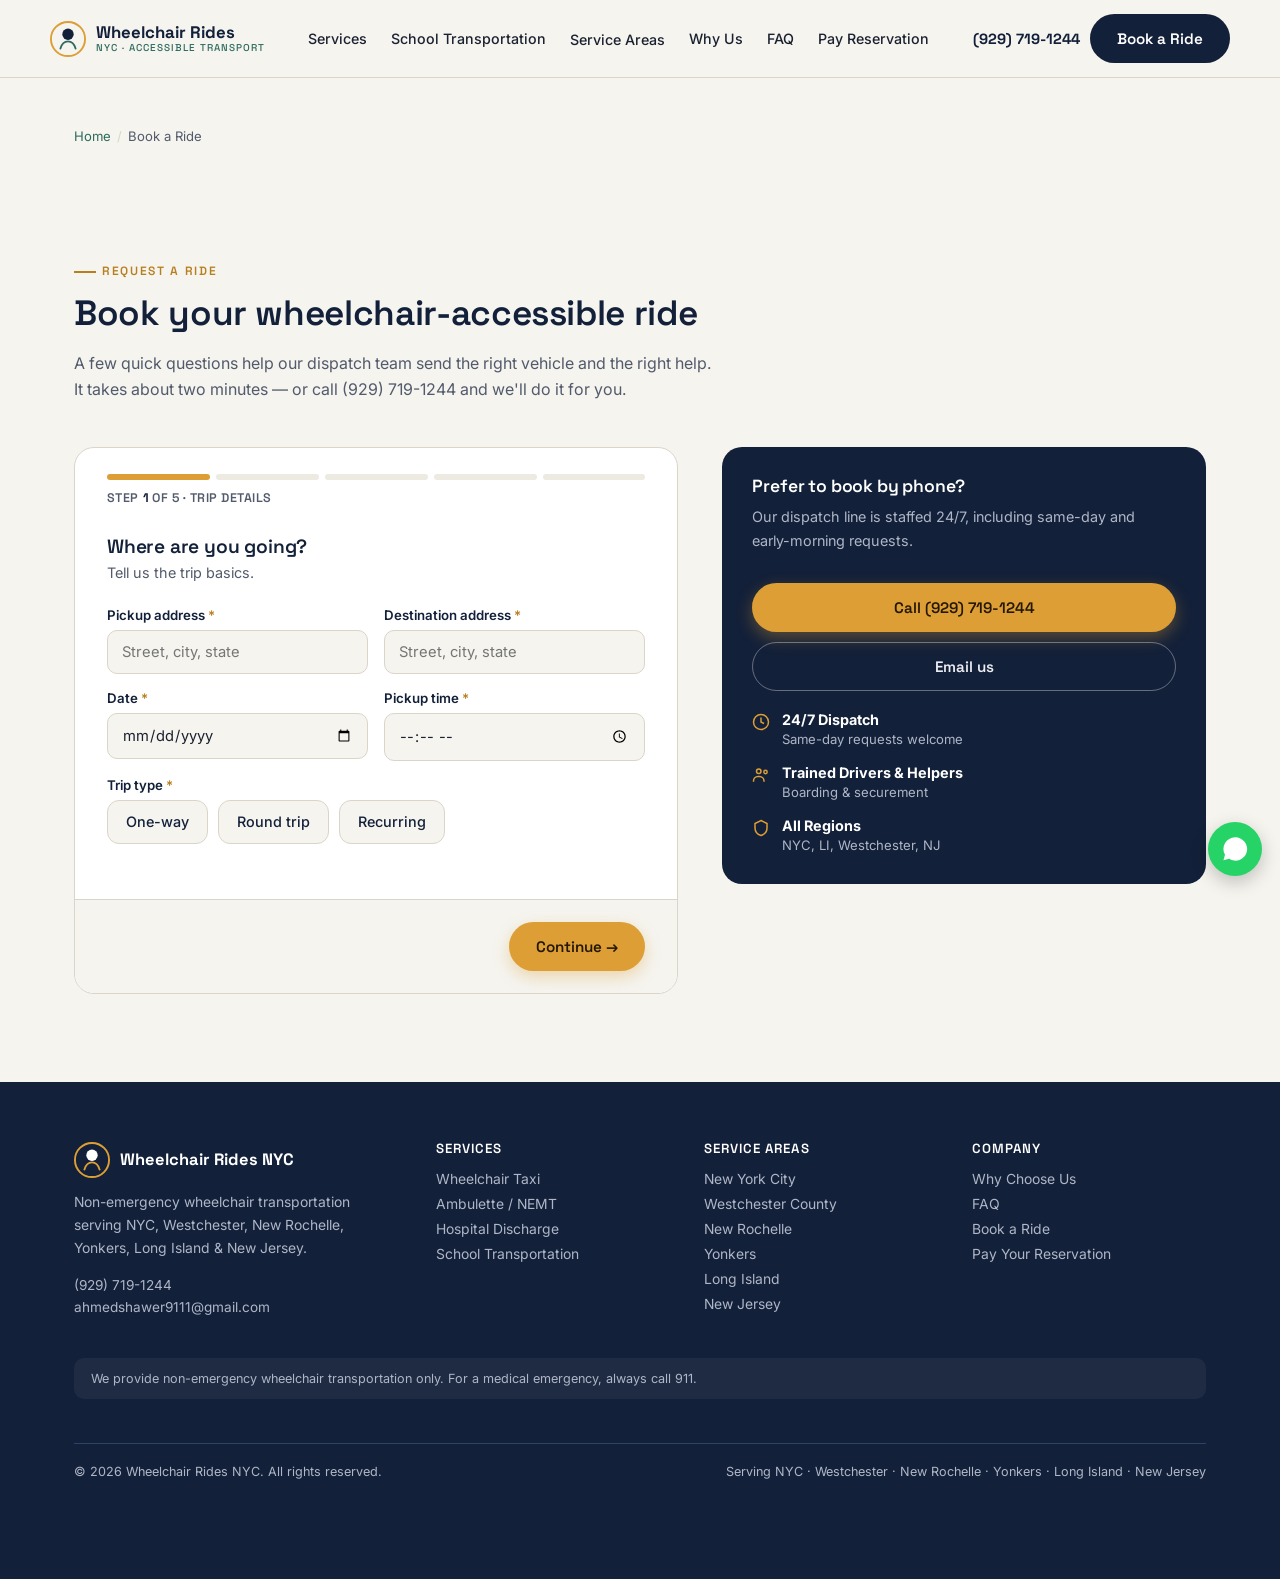
<file: booking.html>
<!DOCTYPE html>
<html lang="en">
<head>
<meta charset="UTF-8">
<meta name="viewport" content="width=device-width, initial-scale=1.0">
<meta name="author" content="Wheelchair Rides NYC">
<meta name="theme-color" content="#132039">
<meta name="format-detection" content="telephone=yes">
<link rel="alternate" hreflang="en-us" href="https://wheelchairridesnyc.com/">
<title>Book a Ride | Wheelchair Rides NYC</title>
<meta name="description" content="Book wheelchair-accessible transportation online in minutes. Smart booking for medical trips, dialysis, hospital discharge & more. Serving NYC, Long Island, Westchester & NJ. 24/7: (929) 719-1244.">
<link rel="canonical" href="https://wheelchairridesnyc.com/booking.html">
<meta property="og:type" content="website">
<meta property="og:site_name" content="Wheelchair Rides NYC">
<meta property="og:title" content="Book a Ride | Wheelchair Rides NYC">
<meta property="og:description" content="Book wheelchair-accessible transportation online in minutes. Smart booking for medical trips, dialysis, hospital discharge & more. Serving NYC, Long Island, Westchester & NJ. 24/7: (929) 719-1244.">
<meta property="og:url" content="https://wheelchairridesnyc.com/booking.html">
<meta property="og:image" content="https://wheelchairridesnyc.com/og-image.jpg">
<meta name="twitter:image" content="https://wheelchairridesnyc.com/og-image.jpg">
<meta name="twitter:card" content="summary_large_image">
<meta name="robots" content="index, follow">
<meta name="geo.region" content="US-NY">
<link rel="stylesheet" href="styles.css">
<link rel="preconnect" href="https://fonts.googleapis.com">
<link rel="preconnect" href="https://fonts.gstatic.com" crossorigin>
<link href="https://fonts.googleapis.com/css2?family=Space+Grotesk:wght@500;600;700&family=Inter:wght@400;500;600;700&display=swap" rel="stylesheet">
<script type="application/ld+json">
{
  "@context": "https://schema.org",
  "@type": "LocalBusiness",
  "name": "Wheelchair Rides NYC",
  "description": "Wheelchair-accessible, non-emergency transportation serving New York City, Westchester County, New Rochelle, Yonkers, Long Island, and New Jersey.",
  "telephone": "+1-929-719-1244",
  "email": "ahmedshawer9111@gmail.com",
  "url": "https://wheelchairridesnyc.com/",
  "priceRange": "$$",
  "openingHours": "Mo-Su 00:00-23:59",
  "areaServed": [
    {
      "@type": "City",
      "name": "New York City"
    },
    {
      "@type": "AdministrativeArea",
      "name": "Westchester County"
    },
    {
      "@type": "City",
      "name": "New Rochelle"
    },
    {
      "@type": "City",
      "name": "Yonkers"
    },
    {
      "@type": "AdministrativeArea",
      "name": "Long Island"
    },
    {
      "@type": "State",
      "name": "New Jersey"
    }
  ]
}
</script>
<script type="application/ld+json">
{
  "@context": "https://schema.org",
  "@type": ["LocalBusiness","MedicalBusiness"],
  "@id": "https://wheelchairridesnyc.com/#business",
  "name": "Wheelchair Rides NYC",
  "alternateName": "NYC Access Wheelchair Transportation",
  "description": "Non-emergency wheelchair-accessible transportation serving NYC, Westchester, New Rochelle, Yonkers, Long Island, and New Jersey. Medical appointments, hospital discharge, dialysis, senior and school transportation, available 24/7.",
  "url": "https://wheelchairridesnyc.com/",
  "telephone": "+1-929-719-1244",
  "email": "ahmedshawer9111@gmail.com",
  "priceRange": "$$",
  "image": "https://wheelchairridesnyc.com/og-image.jpg",
  "openingHoursSpecification": {
    "@type": "OpeningHoursSpecification",
    "dayOfWeek": ["Monday","Tuesday","Wednesday","Thursday","Friday","Saturday","Sunday"],
    "opens": "00:00",
    "closes": "23:59"
  },
  "contactPoint": {
    "@type": "ContactPoint",
    "telephone": "+1-929-719-1244",
    "contactType": "customer service",
    "availableLanguage": ["English","Spanish"],
    "areaServed": ["US-NY","US-NJ"]
  },
  "areaServed": [
    {"@type":"City","name":"New York City"},
    {"@type":"City","name":"Manhattan"},
    {"@type":"City","name":"Brooklyn"},
    {"@type":"City","name":"Queens"},
    {"@type":"City","name":"Bronx"},
    {"@type":"City","name":"Staten Island"},
    {"@type":"AdministrativeArea","name":"Westchester County"},
    {"@type":"City","name":"Yonkers"},
    {"@type":"City","name":"New Rochelle"},
    {"@type":"AdministrativeArea","name":"Nassau County"},
    {"@type":"AdministrativeArea","name":"Suffolk County"},
    {"@type":"AdministrativeArea","name":"Long Island"},
    {"@type":"State","name":"New Jersey"}
  ],
  "hasOfferCatalog": {
    "@type": "OfferCatalog",
    "name": "Wheelchair Transportation Services",
    "itemListElement": [
      {"@type":"Offer","itemOffered":{"@type":"Service","name":"Wheelchair Taxi"}},
      {"@type":"Offer","itemOffered":{"@type":"Service","name":"Ambulette / NEMT"}},
      {"@type":"Offer","itemOffered":{"@type":"Service","name":"Hospital Discharge Transportation"}},
      {"@type":"Offer","itemOffered":{"@type":"Service","name":"Dialysis Transportation"}},
      {"@type":"Offer","itemOffered":{"@type":"Service","name":"Senior Transportation"}},
      {"@type":"Offer","itemOffered":{"@type":"Service","name":"School Transportation"}},
      {"@type":"Offer","itemOffered":{"@type":"Service","name":"Airport Transportation"}}
    ]
  }
}
</script>
</head>
<body>
<header>
  <div class="wrap nav">
    <a href="index.html" class="brand">
      <svg width="36" height="36" viewBox="0 0 38 38" fill="none" xmlns="http://www.w3.org/2000/svg">
        <circle cx="19" cy="19" r="18" stroke="#DD9F35" stroke-width="2"/>
        <path d="M19 8a6 6 0 100 12 6 6 0 000-12z" fill="#132039"/>
        <path d="M11 29c1.5-5 4.2-7.5 8-7.5s6.5 2.5 8 7.5" stroke="#2E6A5E" stroke-width="2" stroke-linecap="round"/>
      </svg>
      <span class="brand-text">Wheelchair Rides<span>NYC · Accessible Transport</span></span>
    </a>
    <nav class="nav-links">
      <a href="index.html#services">Services</a>
      <a href="index.html#school">School Transportation</a>
      <div class="has-menu">
        <a href="index.html#areas">Service Areas</a>
        <div class="dropdown">
          <a href="nyc.html">New York City</a>
<a href="westchester.html">Westchester County</a>
<a href="new-rochelle.html">New Rochelle</a>
<a href="yonkers.html">Yonkers</a>
<a href="long-island.html">Long Island</a>
<a href="new-jersey.html">New Jersey</a>

        </div>
      </div>
      <a href="index.html#why">Why Us</a>
      <a href="index.html#faq">FAQ</a>
      <a href="payment.html">Pay Reservation</a>
    </nav>
    <div class="nav-cta">
      <a class="nav-phone" href="tel:+19297191244">(929) 719-1244</a>
      <a class="btn btn-dark" href="booking.html">Book a Ride</a>
    </div>
  </div>
</header>
<main id="top">

<section style="padding-top:32px;">
  <div class="wrap">
    <p class="breadcrumb"><a href="index.html">Home</a><span class="sep">/</span>Book a Ride</p>
  </div>
</section>

<section style="padding-top:8px;">
  <div class="wrap">
    <div class="section-head">
      <p class="eyebrow">Request a Ride</p>
      <h2>Book your wheelchair-accessible ride</h2>
      <p>A few quick questions help our dispatch team send the right vehicle and the right help. It takes about two minutes &mdash; or call (929) 719-1244 and we'll do it for you.</p>
    </div>

    <div class="booking-shell">
      <form class="wizard" id="wizard" action="https://api.web3forms.com/submit" method="POST" novalidate>
        <input type="hidden" name="access_key" value="a45ff40d-ab4d-494c-9903-3a1da0cab7aa">
        <input type="hidden" name="subject" value="New Ride Request — Wheelchair Rides NYC">
        <input type="hidden" name="from_name" value="Wheelchair Rides NYC Website">
        <input type="hidden" name="redirect" value="https://wheelchairridesnyc.com/thank-you.html">
        <input type="checkbox" name="botcheck" class="hidden" style="display:none;" tabindex="-1" autocomplete="off">
        <!-- hidden field populated by JS with auto-computed dispatch flags -->
        <input type="hidden" name="Dispatch Flags" id="dispatchFlagsField">

        <div class="wizard-head">
          <div class="wizard-progress" aria-hidden="true">
            <div class="bar" data-bar="0"><span class="fill"></span></div>
            <div class="bar" data-bar="1"><span class="fill"></span></div>
            <div class="bar" data-bar="2"><span class="fill"></span></div>
            <div class="bar" data-bar="3"><span class="fill"></span></div>
            <div class="bar" data-bar="4"><span class="fill"></span></div>
          </div>
          <p class="wizard-step-label">Step <b id="stepNum">1</b> of 5 &middot; <span id="stepName">Trip details</span></p>
        </div>

        <div class="wizard-body">
          <div class="wizard-error" id="wizardError" role="alert">Please fill in the required fields before continuing.</div>

          <!-- STEP 1: TRIP -->
          <div class="step-panel active" data-step="0">
            <h3>Where are you going?</h3>
            <p class="step-sub">Tell us the trip basics.</p>
            <div class="form-row">
              <div class="field">
                <label for="pickup">Pickup address <span class="req">*</span></label>
                <input type="text" id="pickup" name="Pickup Address" required placeholder="Street, city, state">
              </div>
              <div class="field">
                <label for="dropoff">Destination address <span class="req">*</span></label>
                <input type="text" id="dropoff" name="Destination Address" required placeholder="Street, city, state">
              </div>
            </div>
            <div class="form-row">
              <div class="field">
                <label for="date">Date <span class="req">*</span></label>
                <input type="date" id="date" name="Date" required>
              </div>
              <div class="field">
                <label for="time">Pickup time <span class="req">*</span></label>
                <input type="time" id="time" name="Time" required>
              </div>
            </div>
            <div class="field">
              <label>Trip type <span class="req">*</span></label>
              <div class="choice-group" role="radiogroup" aria-label="Trip type">
                <div class="choice"><input type="radio" id="tt-one" name="Trip Type" value="One-way" required><label for="tt-one">One-way</label></div>
                <div class="choice"><input type="radio" id="tt-round" name="Trip Type" value="Round trip"><label for="tt-round">Round trip</label></div>
                <div class="choice"><input type="radio" id="tt-rec" name="Trip Type" value="Recurring / standing"><label for="tt-rec">Recurring</label></div>
              </div>
            </div>
          </div>

          <!-- STEP 2: MOBILITY -->
          <div class="step-panel" data-step="1">
            <h3>Mobility needs</h3>
            <p class="step-sub">This tells us which vehicle and equipment to send.</p>
            <div class="field">
              <label>Does the passenger use a wheelchair? <span class="req">*</span></label>
              <div class="choice-group" role="radiogroup" aria-label="Uses a wheelchair">
                <div class="choice"><input type="radio" id="wc-yes" name="Uses Wheelchair" value="Yes" required data-toggle="wcYes"><label for="wc-yes">Yes</label></div>
                <div class="choice"><input type="radio" id="wc-no" name="Uses Wheelchair" value="No" data-toggle="wcNo"><label for="wc-no">No</label></div>
              </div>
            </div>

            <div class="conditional" id="wcYes">
              <div class="field">
                <label>Does the passenger already have a wheelchair? <span class="req">*</span></label>
                <div class="choice-group" role="radiogroup" aria-label="Has a wheelchair">
                  <div class="choice"><input type="radio" id="has-yes" name="Has Wheelchair" value="Yes"><label for="has-yes">Yes</label></div>
                  <div class="choice"><input type="radio" id="has-no" name="Has Wheelchair" value="No &ndash; one is needed"><label for="has-no">No, one is needed</label></div>
                </div>
              </div>
              <div class="field">
                <label for="wcType">Wheelchair type</label>
                <select id="wcType" name="Wheelchair Type">
                  <option value="">Select type</option>
                  <option>Manual</option>
                  <option>Electric / Power</option>
                  <option>Bariatric</option>
                  <option>Scooter</option>
                  <option>Other</option>
                </select>
              </div>
            </div>
          </div>

          <!-- STEP 3: ACCESS -->
          <div class="step-panel" data-step="2">
            <h3>Access at pickup &amp; destination</h3>
            <p class="step-sub">Stairs and elevators tell us whether extra help is needed.</p>
            <div class="field">
              <label>Are there stairs at the pickup location?</label>
              <div class="choice-group" role="radiogroup" aria-label="Stairs at pickup">
                <div class="choice"><input type="radio" id="ps-yes" name="Stairs at Pickup" value="Yes" data-toggle="pStairs"><label for="ps-yes">Yes</label></div>
                <div class="choice"><input type="radio" id="ps-no" name="Stairs at Pickup" value="No" data-untoggle="pStairs"><label for="ps-no">No</label></div>
              </div>
              <div class="conditional" id="pStairs">
                <div class="form-row">
                  <div class="field"><label for="psNum">How many stairs?</label><input type="number" id="psNum" name="Pickup Stair Count" min="0" placeholder="e.g. 6"></div>
                  <div class="field">
                    <label>Is there an elevator?</label>
                    <div class="choice-group">
                      <div class="choice"><input type="radio" id="pe-yes" name="Pickup Elevator" value="Yes"><label for="pe-yes">Yes</label></div>
                      <div class="choice"><input type="radio" id="pe-no" name="Pickup Elevator" value="No"><label for="pe-no">No</label></div>
                    </div>
                  </div>
                </div>
              </div>
            </div>
            <div class="field">
              <label>Are there stairs at the destination?</label>
              <div class="choice-group" role="radiogroup" aria-label="Stairs at destination">
                <div class="choice"><input type="radio" id="ds-yes" name="Stairs at Destination" value="Yes" data-toggle="dStairs"><label for="ds-yes">Yes</label></div>
                <div class="choice"><input type="radio" id="ds-no" name="Stairs at Destination" value="No" data-untoggle="dStairs"><label for="ds-no">No</label></div>
              </div>
              <div class="conditional" id="dStairs">
                <div class="form-row">
                  <div class="field"><label for="dsNum">How many stairs?</label><input type="number" id="dsNum" name="Destination Stair Count" min="0" placeholder="e.g. 4"></div>
                  <div class="field">
                    <label>Is there an elevator?</label>
                    <div class="choice-group">
                      <div class="choice"><input type="radio" id="de-yes" name="Destination Elevator" value="Yes"><label for="de-yes">Yes</label></div>
                      <div class="choice"><input type="radio" id="de-no" name="Destination Elevator" value="No"><label for="de-no">No</label></div>
                    </div>
                  </div>
                </div>
              </div>
            </div>
          </div>

          <!-- STEP 4: ASSISTANCE + MEDICAL -->
          <div class="step-panel" data-step="3">
            <h3>Assistance &amp; trip details</h3>
            <p class="step-sub">So the right help is ready when the driver arrives.</p>
            <div class="field">
              <label>Can the passenger transfer independently?</label>
              <div class="choice-group" role="radiogroup" aria-label="Transfers independently">
                <div class="choice"><input type="radio" id="tr-yes" name="Transfers Independently" value="Yes"><label for="tr-yes">Yes</label></div>
                <div class="choice"><input type="radio" id="tr-no" name="Transfers Independently" value="No, needs assistance"><label for="tr-no">Needs assistance</label></div>
              </div>
            </div>
            <div class="field">
              <label for="companions">Additional passengers / caregiver traveling?</label>
              <select id="companions" name="Additional Passengers">
                <option value="0">Just the passenger</option>
                <option value="1">1 companion / caregiver</option>
                <option value="2">2 companions</option>
                <option value="3+">3 or more</option>
              </select>
            </div>
            <div class="form-row">
              <div class="field">
                <label for="facility">Hospital / facility name</label>
                <input type="text" id="facility" name="Facility Name" placeholder="If applicable">
              </div>
              <div class="field">
                <label for="apptType">Appointment type</label>
                <select id="apptType" name="Appointment Type">
                  <option value="">Select (optional)</option>
                  <option>Dialysis</option>
                  <option>Chemotherapy</option>
                  <option>Physical therapy</option>
                  <option>Doctor appointment</option>
                  <option>Hospital discharge</option>
                  <option>Rehabilitation / nursing home</option>
                  <option>Airport</option>
                  <option>School</option>
                  <option>Other / everyday travel</option>
                </select>
              </div>
            </div>
            <div class="field">
              <label for="notes">Anything our driver should know?</label>
              <textarea id="notes" name="Special Instructions" placeholder="Building entrance, buzzer code, oxygen tank, second stop, etc."></textarea>
            </div>
          </div>

          <!-- STEP 5: CONTACT + REVIEW -->
          <div class="step-panel" data-step="4">
            <h3>Your contact details</h3>
            <p class="step-sub">We'll confirm your pickup window by phone or email.</p>
            <div class="form-row">
              <div class="field">
                <label for="name">Full name <span class="req">*</span></label>
                <input type="text" id="name" name="Name" required placeholder="Jane Rivera">
              </div>
              <div class="field">
                <label for="phone">Phone number <span class="req">*</span></label>
                <input type="tel" id="phone" name="Phone" required placeholder="(555) 555-5555">
              </div>
            </div>
            <div class="field">
              <label for="email">Email (optional)</label>
              <input type="email" id="email" name="Email" placeholder="you@example.com">
            </div>

            <div class="dispatch-flags" id="dispatchPreview" style="display:none;">
              <strong>What we'll prepare for your trip</strong>
              <ul id="dispatchList"></ul>
            </div>
          </div>
        </div>

        <div class="wizard-nav">
          <button type="button" class="btn btn-outline" id="btnBack" style="display:none;">&larr; Back</button>
          <span class="spacer"></span>
          <button type="button" class="btn btn-primary" id="btnNext">Continue &rarr;</button>
          <button type="submit" class="btn btn-primary" id="btnSubmit" style="display:none;">Send Ride Request</button>
        </div>
      </form>

      <div class="side-card">
        <h3>Prefer to book by phone?</h3>
        <p>Our dispatch line is staffed 24/7, including same-day and early-morning requests.</p>
        <a class="btn btn-primary btn-block" href="tel:+19297191244" style="margin-top:16px;">Call (929) 719-1244</a>
        <a class="btn btn-ghost btn-block" href="mailto:ahmedshawer9111@gmail.com" style="margin-top:10px;">Email us</a>
        <ul class="side-list">
          <li><svg width="18" height="18" viewBox="0 0 24 24" fill="none" stroke="currentColor" stroke-width="2"><circle cx="12" cy="12" r="10"/><path d="M12 6v6l4 2"/></svg><div><strong>24/7 Dispatch</strong><span>Same-day requests welcome</span></div></li>
          <li><svg width="18" height="18" viewBox="0 0 24 24" fill="none" stroke="currentColor" stroke-width="2"><circle cx="9" cy="7" r="3"/><path d="M2 21v-1a6 6 0 016-6h2a6 6 0 016 6v1"/><circle cx="18" cy="8" r="2.2"/></svg><div><strong>Trained Drivers &amp; Helpers</strong><span>Boarding &amp; securement</span></div></li>
          <li><svg width="18" height="18" viewBox="0 0 24 24" fill="none" stroke="currentColor" stroke-width="2"><path d="M12 2l8 4v6c0 5-3.5 8.5-8 10-4.5-1.5-8-5-8-10V6l8-4z"/></svg><div><strong>All Regions</strong><span>NYC, LI, Westchester, NJ</span></div></li>
        </ul>
      </div>
    </div>
  </div>
</section>

</main>
<footer>
  <div class="wrap">
    <div class="foot-grid">
      <div>
        <div class="foot-brand">
          <svg width="36" height="36" viewBox="0 0 38 38" fill="none" xmlns="http://www.w3.org/2000/svg">
        <circle cx="19" cy="19" r="18" stroke="#DD9F35" stroke-width="2"/>
        <path d="M19 8a6 6 0 100 12 6 6 0 000-12z" fill="#fff"/>
        <path d="M11 29c1.5-5 4.2-7.5 8-7.5s6.5 2.5 8 7.5" stroke="#DD9F35" stroke-width="2" stroke-linecap="round"/>
      </svg>
          <span>Wheelchair Rides NYC</span>
        </div>
        <p style="color:var(--text-on-dark-soft); max-width:34ch;">Non-emergency wheelchair transportation serving NYC, Westchester, New Rochelle, Yonkers, Long Island &amp; New Jersey.</p>
        <p style="color:var(--text-on-dark-soft); font-size:.85rem;">
          <a href="tel:+19297191244">(929) 719-1244</a><br>
          <a href="mailto:ahmedshawer9111@gmail.com">ahmedshawer9111@gmail.com</a>
        </p>
      </div>
      <div>
        <h4>Services</h4>
        <ul>
          <li><a href="index.html#services">Wheelchair Taxi</a></li>
          <li><a href="index.html#services">Ambulette / NEMT</a></li>
          <li><a href="index.html#services">Hospital Discharge</a></li>
          <li><a href="index.html#school">School Transportation</a></li>
        </ul>
      </div>
      <div>
        <h4>Service Areas</h4>
        <ul>
          <li><a href="nyc.html">New York City</a></li>
<li><a href="westchester.html">Westchester County</a></li>
<li><a href="new-rochelle.html">New Rochelle</a></li>
<li><a href="yonkers.html">Yonkers</a></li>
<li><a href="long-island.html">Long Island</a></li>
<li><a href="new-jersey.html">New Jersey</a></li>

        </ul>
      </div>
      <div>
        <h4>Company</h4>
        <ul>
          <li><a href="index.html#why">Why Choose Us</a></li>
          <li><a href="index.html#faq">FAQ</a></li>
          <li><a href="booking.html">Book a Ride</a></li>
          <li><a href="payment.html">Pay Your Reservation</a></li>
        </ul>
      </div>
    </div>

    <div class="disclaimer">
      We provide non-emergency wheelchair transportation only. For a medical emergency, always call 911.
    </div>

    <div class="foot-bottom">
      <span>&copy; 2026 Wheelchair Rides NYC. All rights reserved.</span>
      <span>Serving NYC &middot; Westchester &middot; New Rochelle &middot; Yonkers &middot; Long Island &middot; New Jersey</span>
    </div>
  </div>
</footer>
<a class="wa-float" href="https://wa.me/19297191244?text=Hello%2C%20I%20would%20like%20a%20wheelchair%20transportation%20quote." aria-label="Chat on WhatsApp" target="_blank" rel="noopener"><svg width="28" height="28" viewBox="0 0 24 24" fill="#fff"><path d="M17.5 14.4c-.3-.2-1.7-.8-2-.9-.3-.1-.5-.2-.6.2-.2.3-.7.9-.8 1-.2.2-.3.2-.6.1-.3-.2-1.2-.5-2.3-1.4-.9-.8-1.4-1.7-1.6-2-.2-.3 0-.5.1-.6l.5-.5c.1-.2.2-.3.3-.5.1-.2 0-.4 0-.5 0-.2-.6-1.5-.9-2-.2-.5-.4-.4-.6-.4h-.5c-.2 0-.5 0-.7.3-.2.3-.9.9-.9 2.2s.9 2.5 1 2.7c.2.2 1.8 2.8 4.4 3.9.6.3 1.1.4 1.5.5.6.2 1.2.2 1.6.1.5-.1 1.5-.6 1.7-1.2.2-.6.2-1.1.2-1.2-.1-.2-.3-.2-.5-.4zM12 2a10 10 0 00-8.6 15l-1.3 4.7L7 20.4A10 10 0 1012 2z"/></svg></a>
<div class="mobile-bar">
  <a class="btn btn-primary" href="tel:+19297191244">Call Now</a>
  <a class="btn btn-ghost" style="border-color:rgba(255,255,255,.4);color:#fff;" href="booking.html">Book a Ride</a>
</div>
<script src="script.js"></script>
</body>
</html>
</file>
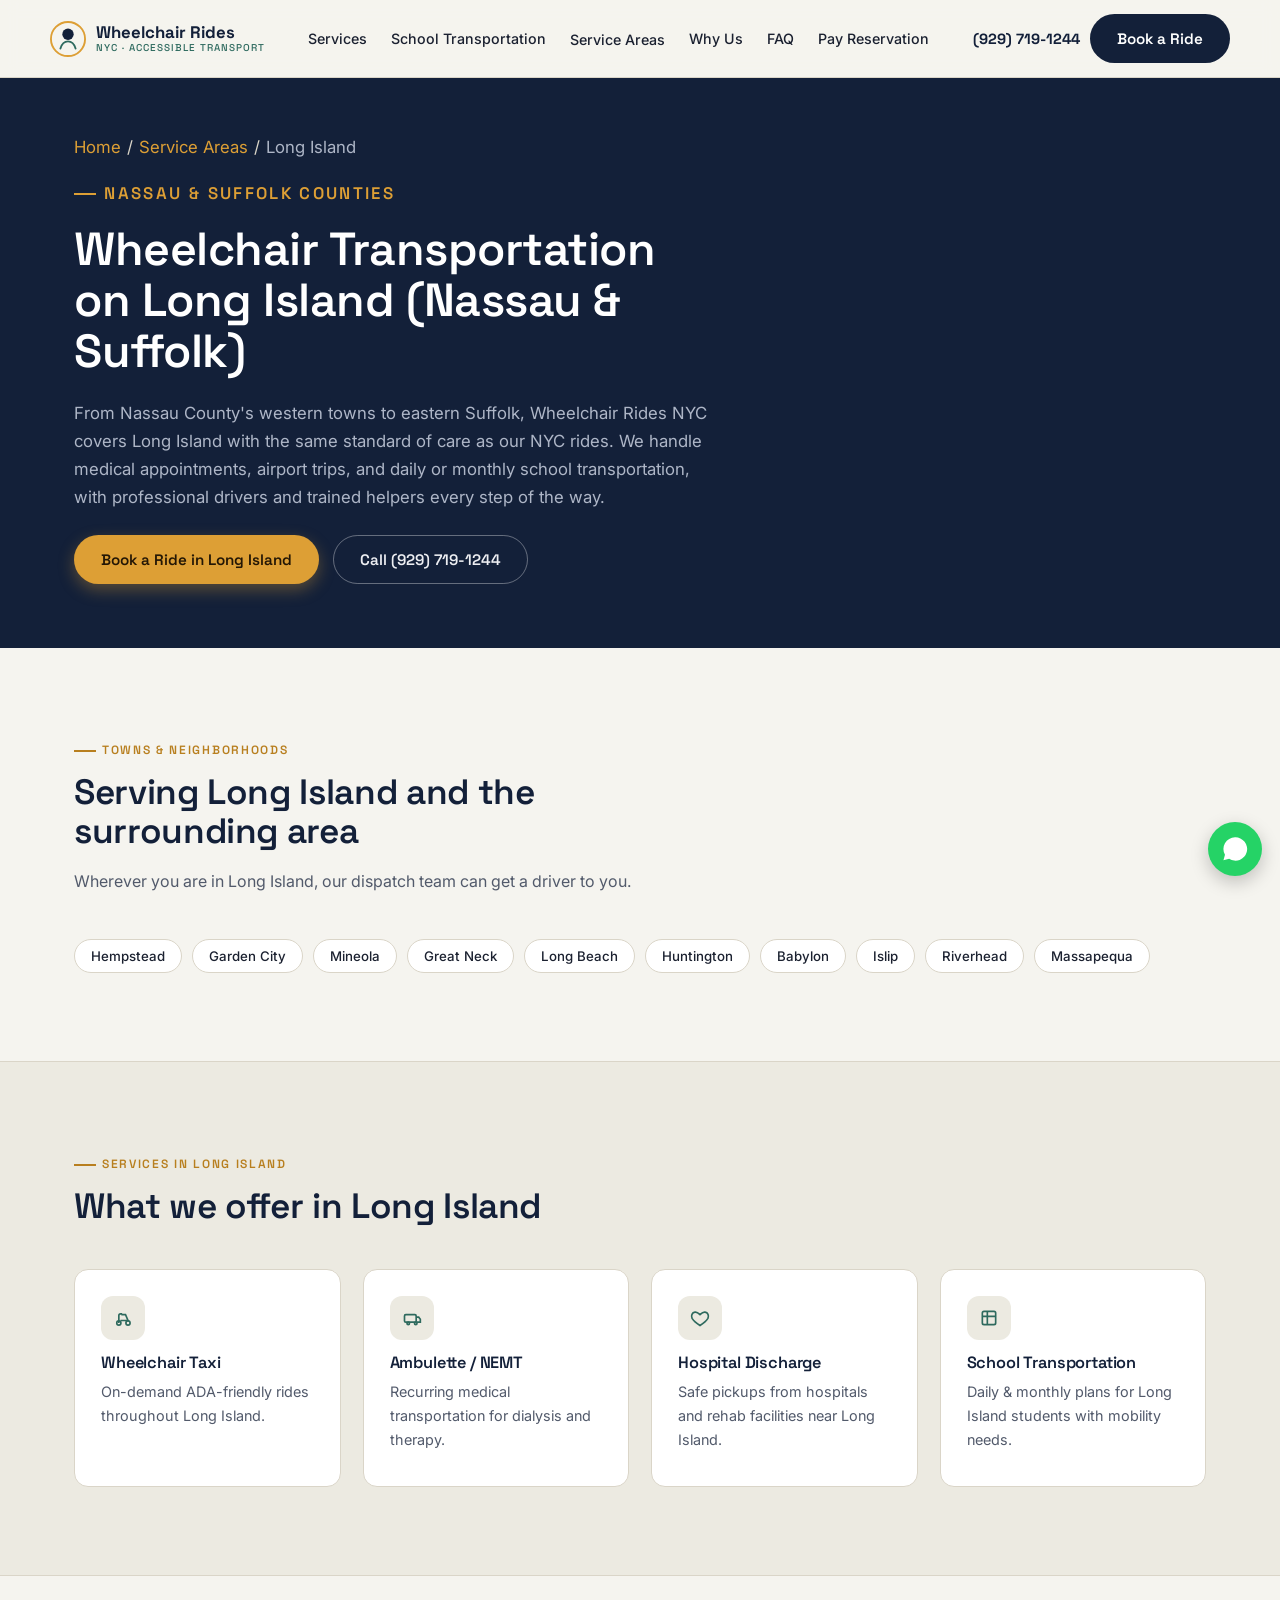
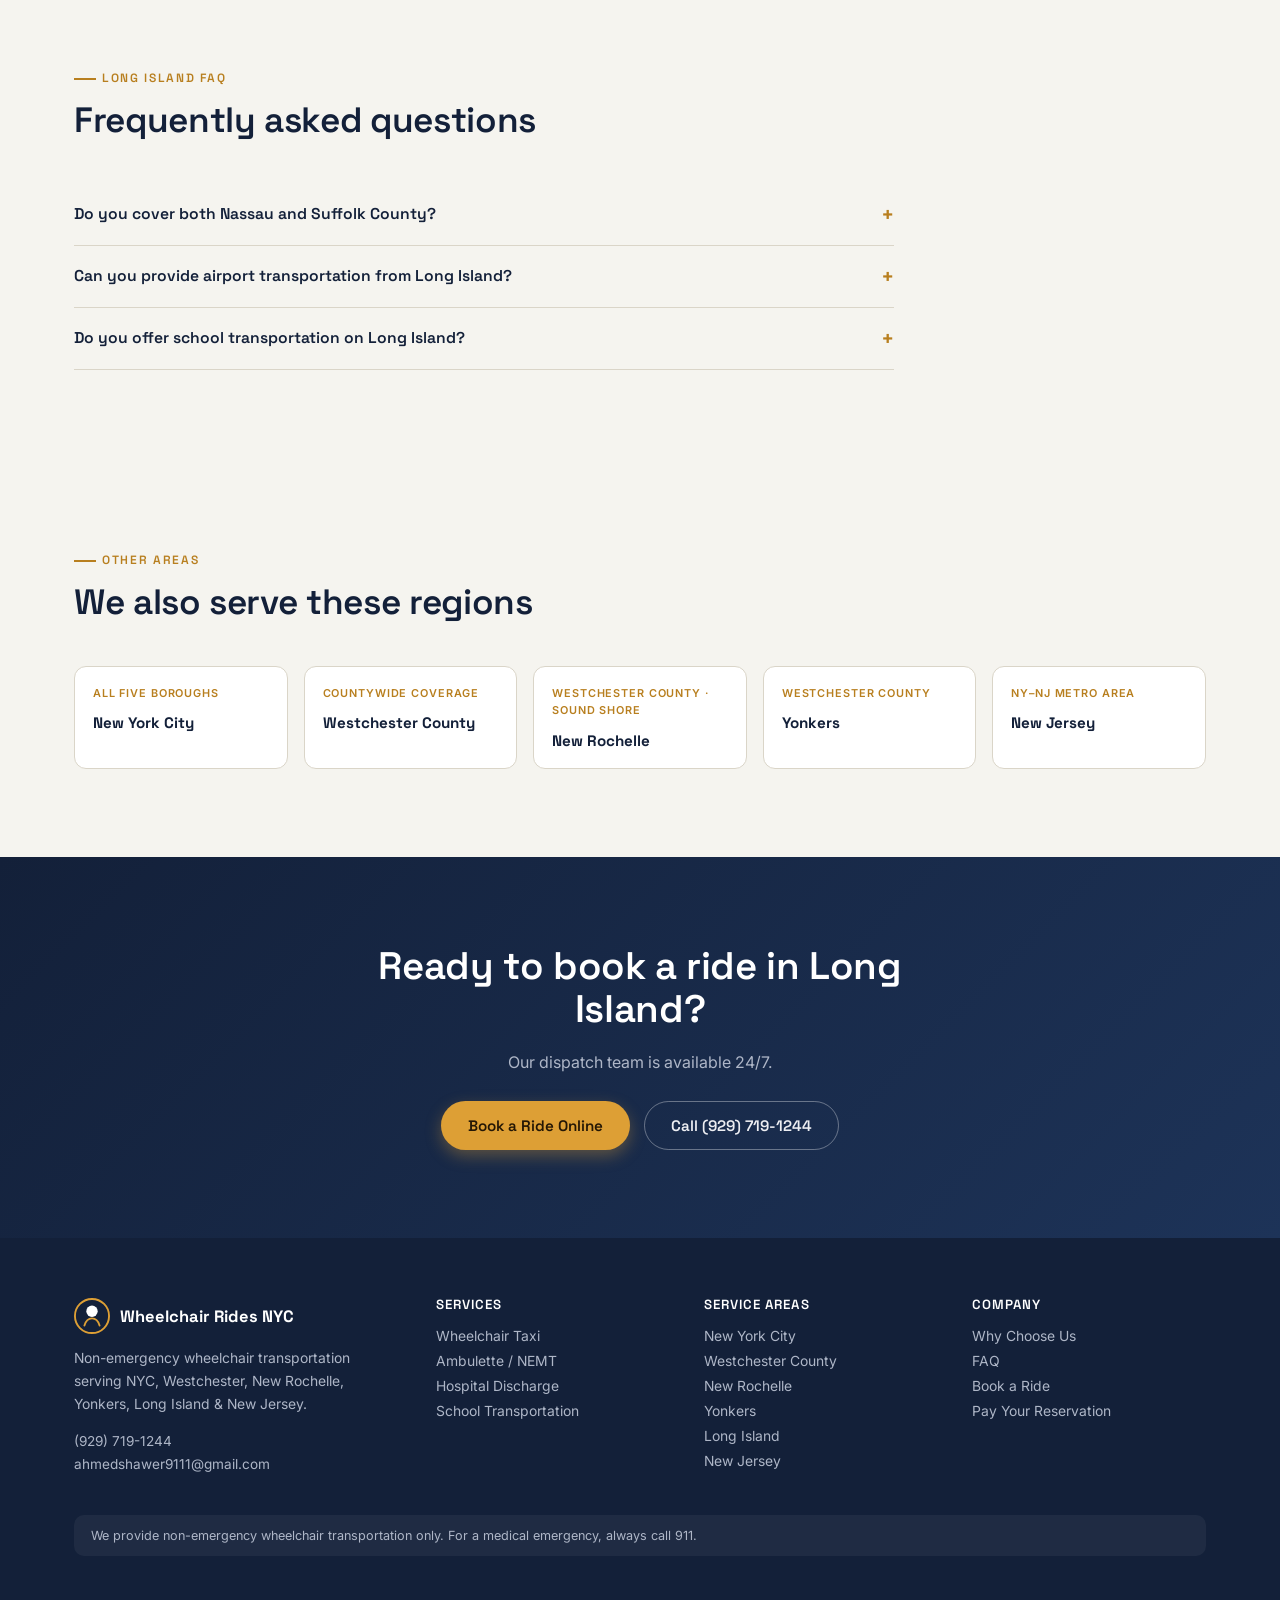
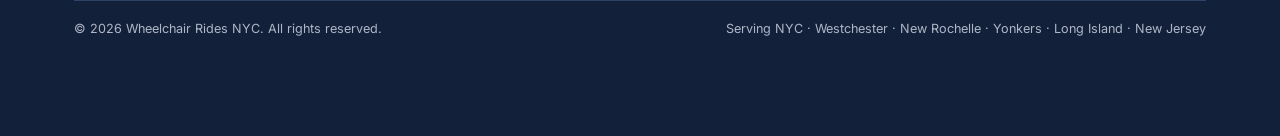
<file: long-island.html>
<!DOCTYPE html>
<html lang="en">
<head>
<meta charset="UTF-8">
<meta name="viewport" content="width=device-width, initial-scale=1.0">
<meta name="author" content="Wheelchair Rides NYC">
<meta name="theme-color" content="#132039">
<meta name="format-detection" content="telephone=yes">
<link rel="alternate" hreflang="en-us" href="https://wheelchairridesnyc.com/">
<title>Wheelchair Transportation on Long Island (Nassau & Suffolk) | Wheelchair Rides NYC</title>
<meta name="description" content="Wheelchair-accessible transportation across Nassau and Suffolk Counties, Long Island. 24/7 rides for medical appointments, airport trips, and daily school transportation. Call (929) 719-1244.">
<link rel="canonical" href="https://wheelchairridesnyc.com/long-island.html">
<meta property="og:type" content="website">
<meta property="og:site_name" content="Wheelchair Rides NYC">
<meta property="og:title" content="Wheelchair Transportation on Long Island (Nassau & Suffolk)">
<meta property="og:description" content="Wheelchair-accessible transportation across Nassau and Suffolk Counties, Long Island. 24/7 rides for medical appointments, airport trips, and daily school transportation. Call (929) 719-1244.">
<meta property="og:url" content="https://wheelchairridesnyc.com/long-island.html">
<meta property="og:image" content="https://wheelchairridesnyc.com/og-image.jpg">
<meta name="twitter:image" content="https://wheelchairridesnyc.com/og-image.jpg">
<meta name="twitter:card" content="summary_large_image">
<meta name="robots" content="index, follow">
<meta name="geo.region" content="US-NY">
<link rel="stylesheet" href="styles.css">
<link rel="preconnect" href="https://fonts.googleapis.com">
<link rel="preconnect" href="https://fonts.gstatic.com" crossorigin>
<link href="https://fonts.googleapis.com/css2?family=Space+Grotesk:wght@500;600;700&family=Inter:wght@400;500;600;700&display=swap" rel="stylesheet">
<script type="application/ld+json">
{
  "@context": "https://schema.org",
  "@type": "LocalBusiness",
  "name": "Wheelchair Rides NYC",
  "description": "Wheelchair-accessible, non-emergency transportation serving New York City, Westchester County, New Rochelle, Yonkers, Long Island, and New Jersey.",
  "telephone": "+1-929-719-1244",
  "email": "ahmedshawer9111@gmail.com",
  "url": "https://wheelchairridesnyc.com/",
  "priceRange": "$$",
  "openingHours": "Mo-Su 00:00-23:59",
  "areaServed": [
    {
      "@type": "City",
      "name": "New York City"
    },
    {
      "@type": "AdministrativeArea",
      "name": "Westchester County"
    },
    {
      "@type": "City",
      "name": "New Rochelle"
    },
    {
      "@type": "City",
      "name": "Yonkers"
    },
    {
      "@type": "AdministrativeArea",
      "name": "Long Island"
    },
    {
      "@type": "State",
      "name": "New Jersey"
    }
  ]
}
</script>
<script type="application/ld+json">
{
  "@context": "https://schema.org",
  "@type": "FAQPage",
  "mainEntity": [
    {
      "@type": "Question",
      "name": "Do you cover both Nassau and Suffolk County?",
      "acceptedAnswer": {
        "@type": "Answer",
        "text": "Yes, we provide wheelchair-accessible transportation across both Nassau and Suffolk Counties, from Great Neck to Riverhead."
      }
    },
    {
      "@type": "Question",
      "name": "Can you provide airport transportation from Long Island?",
      "acceptedAnswer": {
        "@type": "Answer",
        "text": "Yes. We offer accessible rides to and from JFK and LaGuardia for Long Island riders, with terminal assistance included."
      }
    },
    {
      "@type": "Question",
      "name": "Do you offer school transportation on Long Island?",
      "acceptedAnswer": {
        "@type": "Answer",
        "text": "Yes, daily and monthly school transportation plans are available for Long Island students with mobility needs."
      }
    }
  ]
}
</script>
<script type="application/ld+json">
{
  "@context": "https://schema.org",
  "@type": "BreadcrumbList",
  "itemListElement": [
    {
      "@type": "ListItem",
      "position": 1,
      "name": "Home",
      "item": "https://wheelchairridesnyc.com/"
    },
    {
      "@type": "ListItem",
      "position": 2,
      "name": "Service Areas",
      "item": "https://wheelchairridesnyc.com/index.html#areas"
    },
    {
      "@type": "ListItem",
      "position": 3,
      "name": "Long Island",
      "item": "https://wheelchairridesnyc.com/long-island.html"
    }
  ]
}
</script>
<script type="application/ld+json">
{
  "@context": "https://schema.org",
  "@type": ["LocalBusiness","MedicalBusiness"],
  "@id": "https://wheelchairridesnyc.com/#business",
  "name": "Wheelchair Rides NYC",
  "alternateName": "NYC Access Wheelchair Transportation",
  "description": "Non-emergency wheelchair-accessible transportation serving NYC, Westchester, New Rochelle, Yonkers, Long Island, and New Jersey. Medical appointments, hospital discharge, dialysis, senior and school transportation, available 24/7.",
  "url": "https://wheelchairridesnyc.com/",
  "telephone": "+1-929-719-1244",
  "email": "ahmedshawer9111@gmail.com",
  "priceRange": "$$",
  "image": "https://wheelchairridesnyc.com/og-image.jpg",
  "openingHoursSpecification": {
    "@type": "OpeningHoursSpecification",
    "dayOfWeek": ["Monday","Tuesday","Wednesday","Thursday","Friday","Saturday","Sunday"],
    "opens": "00:00",
    "closes": "23:59"
  },
  "contactPoint": {
    "@type": "ContactPoint",
    "telephone": "+1-929-719-1244",
    "contactType": "customer service",
    "availableLanguage": ["English","Spanish"],
    "areaServed": ["US-NY","US-NJ"]
  },
  "areaServed": [
    {"@type":"City","name":"New York City"},
    {"@type":"City","name":"Manhattan"},
    {"@type":"City","name":"Brooklyn"},
    {"@type":"City","name":"Queens"},
    {"@type":"City","name":"Bronx"},
    {"@type":"City","name":"Staten Island"},
    {"@type":"AdministrativeArea","name":"Westchester County"},
    {"@type":"City","name":"Yonkers"},
    {"@type":"City","name":"New Rochelle"},
    {"@type":"AdministrativeArea","name":"Nassau County"},
    {"@type":"AdministrativeArea","name":"Suffolk County"},
    {"@type":"AdministrativeArea","name":"Long Island"},
    {"@type":"State","name":"New Jersey"}
  ],
  "hasOfferCatalog": {
    "@type": "OfferCatalog",
    "name": "Wheelchair Transportation Services",
    "itemListElement": [
      {"@type":"Offer","itemOffered":{"@type":"Service","name":"Wheelchair Taxi"}},
      {"@type":"Offer","itemOffered":{"@type":"Service","name":"Ambulette / NEMT"}},
      {"@type":"Offer","itemOffered":{"@type":"Service","name":"Hospital Discharge Transportation"}},
      {"@type":"Offer","itemOffered":{"@type":"Service","name":"Dialysis Transportation"}},
      {"@type":"Offer","itemOffered":{"@type":"Service","name":"Senior Transportation"}},
      {"@type":"Offer","itemOffered":{"@type":"Service","name":"School Transportation"}},
      {"@type":"Offer","itemOffered":{"@type":"Service","name":"Airport Transportation"}}
    ]
  }
}
</script>
</head>
<body>
<header>
  <div class="wrap nav">
    <a href="index.html" class="brand">
      <svg width="36" height="36" viewBox="0 0 38 38" fill="none" xmlns="http://www.w3.org/2000/svg">
        <circle cx="19" cy="19" r="18" stroke="#DD9F35" stroke-width="2"/>
        <path d="M19 8a6 6 0 100 12 6 6 0 000-12z" fill="#132039"/>
        <path d="M11 29c1.5-5 4.2-7.5 8-7.5s6.5 2.5 8 7.5" stroke="#2E6A5E" stroke-width="2" stroke-linecap="round"/>
      </svg>
      <span class="brand-text">Wheelchair Rides<span>NYC · Accessible Transport</span></span>
    </a>
    <nav class="nav-links">
      <a href="index.html#services">Services</a>
      <a href="index.html#school">School Transportation</a>
      <div class="has-menu">
        <a href="index.html#areas">Service Areas</a>
        <div class="dropdown">
          <a href="nyc.html">New York City</a>
<a href="westchester.html">Westchester County</a>
<a href="new-rochelle.html">New Rochelle</a>
<a href="yonkers.html">Yonkers</a>
<a href="long-island.html">Long Island</a>
<a href="new-jersey.html">New Jersey</a>

        </div>
      </div>
      <a href="index.html#why">Why Us</a>
      <a href="index.html#faq">FAQ</a>
      <a href="payment.html">Pay Reservation</a>
    </nav>
    <div class="nav-cta">
      <a class="nav-phone" href="tel:+19297191244">(929) 719-1244</a>
      <a class="btn btn-dark" href="booking.html">Book a Ride</a>
    </div>
  </div>
</header>
<main id="top">

<section class="area-hero">
  <div class="wrap">
    <p class="breadcrumb"><a href="index.html">Home</a><span class="sep">/</span><a href="index.html#areas">Service Areas</a><span class="sep">/</span>Long Island</p>
    <p class="eyebrow">Nassau & Suffolk Counties</p>
    <h1>Wheelchair Transportation on Long Island (Nassau & Suffolk)</h1>
    <p>From Nassau County's western towns to eastern Suffolk, Wheelchair Rides NYC covers Long Island with the same standard of care as our NYC rides. We handle medical appointments, airport trips, and daily or monthly school transportation, with professional drivers and trained helpers every step of the way.</p>
    <div class="hero-actions">
      <a class="btn btn-primary" href="booking.html">Book a Ride in Long Island</a>
      <a class="btn btn-ghost" href="tel:+19297191244">Call (929) 719-1244</a>
    </div>
  </div>
</section>

<section>
  <div class="wrap">
    <div class="section-head">
      <p class="eyebrow">Towns &amp; Neighborhoods</p>
      <h2>Serving Long Island and the surrounding area</h2>
      <p>Wherever you are in Long Island, our dispatch team can get a driver to you.</p>
    </div>
    <div class="town-pills"><span class="pill">Hempstead</span><span class="pill">Garden City</span><span class="pill">Mineola</span><span class="pill">Great Neck</span><span class="pill">Long Beach</span><span class="pill">Huntington</span><span class="pill">Babylon</span><span class="pill">Islip</span><span class="pill">Riverhead</span><span class="pill">Massapequa</span></div>
  </div>
</section>

<section style="background:var(--paper-2); border-top:1px solid var(--line); border-bottom:1px solid var(--line);">
  <div class="wrap">
    <div class="section-head">
      <p class="eyebrow">Services in Long Island</p>
      <h2>What we offer in Long Island</h2>
    </div>
    <div class="grid-4">
      <div class="card">
        <div class="ico"><svg width="20" height="20" viewBox="0 0 24 24" fill="none" stroke="currentColor" stroke-width="2"><circle cx="7" cy="18" r="2.5"/><circle cx="18" cy="18" r="2.5"/><path d="M7 18V9a2 2 0 012-2h2M9 15h9l-3-7H10"/></svg></div>
        <h3>Wheelchair Taxi</h3>
        <p>On-demand ADA-friendly rides throughout Long Island.</p>
      </div>
      <div class="card">
        <div class="ico"><svg width="20" height="20" viewBox="0 0 24 24" fill="none" stroke="currentColor" stroke-width="2"><rect x="3" y="8" width="14" height="9" rx="1.5"/><path d="M17 11h3l2 2.5V17h-5"/><circle cx="7.5" cy="18.5" r="1.5"/><circle cx="16.5" cy="18.5" r="1.5"/></svg></div>
        <h3>Ambulette / NEMT</h3>
        <p>Recurring medical transportation for dialysis and therapy.</p>
      </div>
      <div class="card">
        <div class="ico"><svg width="20" height="20" viewBox="0 0 24 24" fill="none" stroke="currentColor" stroke-width="2"><path d="M12 21s-7-4.35-9.5-8.5C1 9 2.5 5.5 6 5c2-.3 3.6.7 6 3 2.4-2.3 4-3.3 6-3 3.5.5 5 4 3.5 7.5C19 16.65 12 21 12 21z"/></svg></div>
        <h3>Hospital Discharge</h3>
        <p>Safe pickups from hospitals and rehab facilities near Long Island.</p>
      </div>
      <div class="card">
        <div class="ico"><svg width="20" height="20" viewBox="0 0 24 24" fill="none" stroke="currentColor" stroke-width="2"><rect x="4" y="4" width="16" height="16" rx="2"/><path d="M4 10h16M10 4v16"/></svg></div>
        <h3>School Transportation</h3>
        <p>Daily &amp; monthly plans for Long Island students with mobility needs.</p>
      </div>
    </div>
  </div>
</section>

<section id="faq">
  <div class="wrap">
    <div class="section-head">
      <p class="eyebrow">Long Island FAQ</p>
      <h2>Frequently asked questions</h2>
    </div>
    <div class="faq">
      <details class="faq-item">
          <summary>Do you cover both Nassau and Suffolk County?<span class="plus">+</span></summary>
          <p>Yes, we provide wheelchair-accessible transportation across both Nassau and Suffolk Counties, from Great Neck to Riverhead.</p>
        </details>
        <details class="faq-item">
          <summary>Can you provide airport transportation from Long Island?<span class="plus">+</span></summary>
          <p>Yes. We offer accessible rides to and from JFK and LaGuardia for Long Island riders, with terminal assistance included.</p>
        </details>
        <details class="faq-item">
          <summary>Do you offer school transportation on Long Island?<span class="plus">+</span></summary>
          <p>Yes, daily and monthly school transportation plans are available for Long Island students with mobility needs.</p>
        </details>
        
    </div>
  </div>
</section>

<section>
  <div class="wrap">
    <div class="section-head">
      <p class="eyebrow">Other Areas</p>
      <h2>We also serve these regions</h2>
    </div>
    <div class="related-grid"><a class="related-card" href="nyc.html">
      <p class="tag">All Five Boroughs</p>
      <strong>New York City</strong>
    </a>
    <a class="related-card" href="westchester.html">
      <p class="tag">Countywide Coverage</p>
      <strong>Westchester County</strong>
    </a>
    <a class="related-card" href="new-rochelle.html">
      <p class="tag">Westchester County · Sound Shore</p>
      <strong>New Rochelle</strong>
    </a>
    <a class="related-card" href="yonkers.html">
      <p class="tag">Westchester County</p>
      <strong>Yonkers</strong>
    </a>
    <a class="related-card" href="new-jersey.html">
      <p class="tag">NY–NJ Metro Area</p>
      <strong>New Jersey</strong>
    </a>
    </div>
  </div>
</section>

<section class="final-cta">
  <div class="wrap">
    <h2>Ready to book a ride in Long Island?</h2>
    <p>Our dispatch team is available 24/7.</p>
    <div class="final-actions">
      <a class="btn btn-primary" href="booking.html">Book a Ride Online</a>
      <a class="btn btn-ghost" href="tel:+19297191244">Call (929) 719-1244</a>
    </div>
  </div>
</section>

</main>
<footer>
  <div class="wrap">
    <div class="foot-grid">
      <div>
        <div class="foot-brand">
          <svg width="36" height="36" viewBox="0 0 38 38" fill="none" xmlns="http://www.w3.org/2000/svg">
        <circle cx="19" cy="19" r="18" stroke="#DD9F35" stroke-width="2"/>
        <path d="M19 8a6 6 0 100 12 6 6 0 000-12z" fill="#fff"/>
        <path d="M11 29c1.5-5 4.2-7.5 8-7.5s6.5 2.5 8 7.5" stroke="#DD9F35" stroke-width="2" stroke-linecap="round"/>
      </svg>
          <span>Wheelchair Rides NYC</span>
        </div>
        <p style="color:var(--text-on-dark-soft); max-width:34ch;">Non-emergency wheelchair transportation serving NYC, Westchester, New Rochelle, Yonkers, Long Island &amp; New Jersey.</p>
        <p style="color:var(--text-on-dark-soft); font-size:.85rem;">
          <a href="tel:+19297191244">(929) 719-1244</a><br>
          <a href="mailto:ahmedshawer9111@gmail.com">ahmedshawer9111@gmail.com</a>
        </p>
      </div>
      <div>
        <h4>Services</h4>
        <ul>
          <li><a href="index.html#services">Wheelchair Taxi</a></li>
          <li><a href="index.html#services">Ambulette / NEMT</a></li>
          <li><a href="index.html#services">Hospital Discharge</a></li>
          <li><a href="index.html#school">School Transportation</a></li>
        </ul>
      </div>
      <div>
        <h4>Service Areas</h4>
        <ul>
          <li><a href="nyc.html">New York City</a></li>
<li><a href="westchester.html">Westchester County</a></li>
<li><a href="new-rochelle.html">New Rochelle</a></li>
<li><a href="yonkers.html">Yonkers</a></li>
<li><a href="long-island.html">Long Island</a></li>
<li><a href="new-jersey.html">New Jersey</a></li>

        </ul>
      </div>
      <div>
        <h4>Company</h4>
        <ul>
          <li><a href="index.html#why">Why Choose Us</a></li>
          <li><a href="index.html#faq">FAQ</a></li>
          <li><a href="booking.html">Book a Ride</a></li>
          <li><a href="payment.html">Pay Your Reservation</a></li>
        </ul>
      </div>
    </div>

    <div class="disclaimer">
      We provide non-emergency wheelchair transportation only. For a medical emergency, always call 911.
    </div>

    <div class="foot-bottom">
      <span>&copy; 2026 Wheelchair Rides NYC. All rights reserved.</span>
      <span>Serving NYC &middot; Westchester &middot; New Rochelle &middot; Yonkers &middot; Long Island &middot; New Jersey</span>
    </div>
  </div>
</footer>
<a class="wa-float" href="https://wa.me/19297191244?text=Hello%2C%20I%20would%20like%20a%20wheelchair%20transportation%20quote." aria-label="Chat on WhatsApp" target="_blank" rel="noopener"><svg width="28" height="28" viewBox="0 0 24 24" fill="#fff"><path d="M17.5 14.4c-.3-.2-1.7-.8-2-.9-.3-.1-.5-.2-.6.2-.2.3-.7.9-.8 1-.2.2-.3.2-.6.1-.3-.2-1.2-.5-2.3-1.4-.9-.8-1.4-1.7-1.6-2-.2-.3 0-.5.1-.6l.5-.5c.1-.2.2-.3.3-.5.1-.2 0-.4 0-.5 0-.2-.6-1.5-.9-2-.2-.5-.4-.4-.6-.4h-.5c-.2 0-.5 0-.7.3-.2.3-.9.9-.9 2.2s.9 2.5 1 2.7c.2.2 1.8 2.8 4.4 3.9.6.3 1.1.4 1.5.5.6.2 1.2.2 1.6.1.5-.1 1.5-.6 1.7-1.2.2-.6.2-1.1.2-1.2-.1-.2-.3-.2-.5-.4zM12 2a10 10 0 00-8.6 15l-1.3 4.7L7 20.4A10 10 0 1012 2z"/></svg></a>
<div class="mobile-bar">
  <a class="btn btn-primary" href="tel:+19297191244">Call Now</a>
  <a class="btn btn-ghost" style="border-color:rgba(255,255,255,.4);color:#fff;" href="booking.html">Book a Ride</a>
</div>
<script src="script.js"></script>
</body>
</html>
</file>
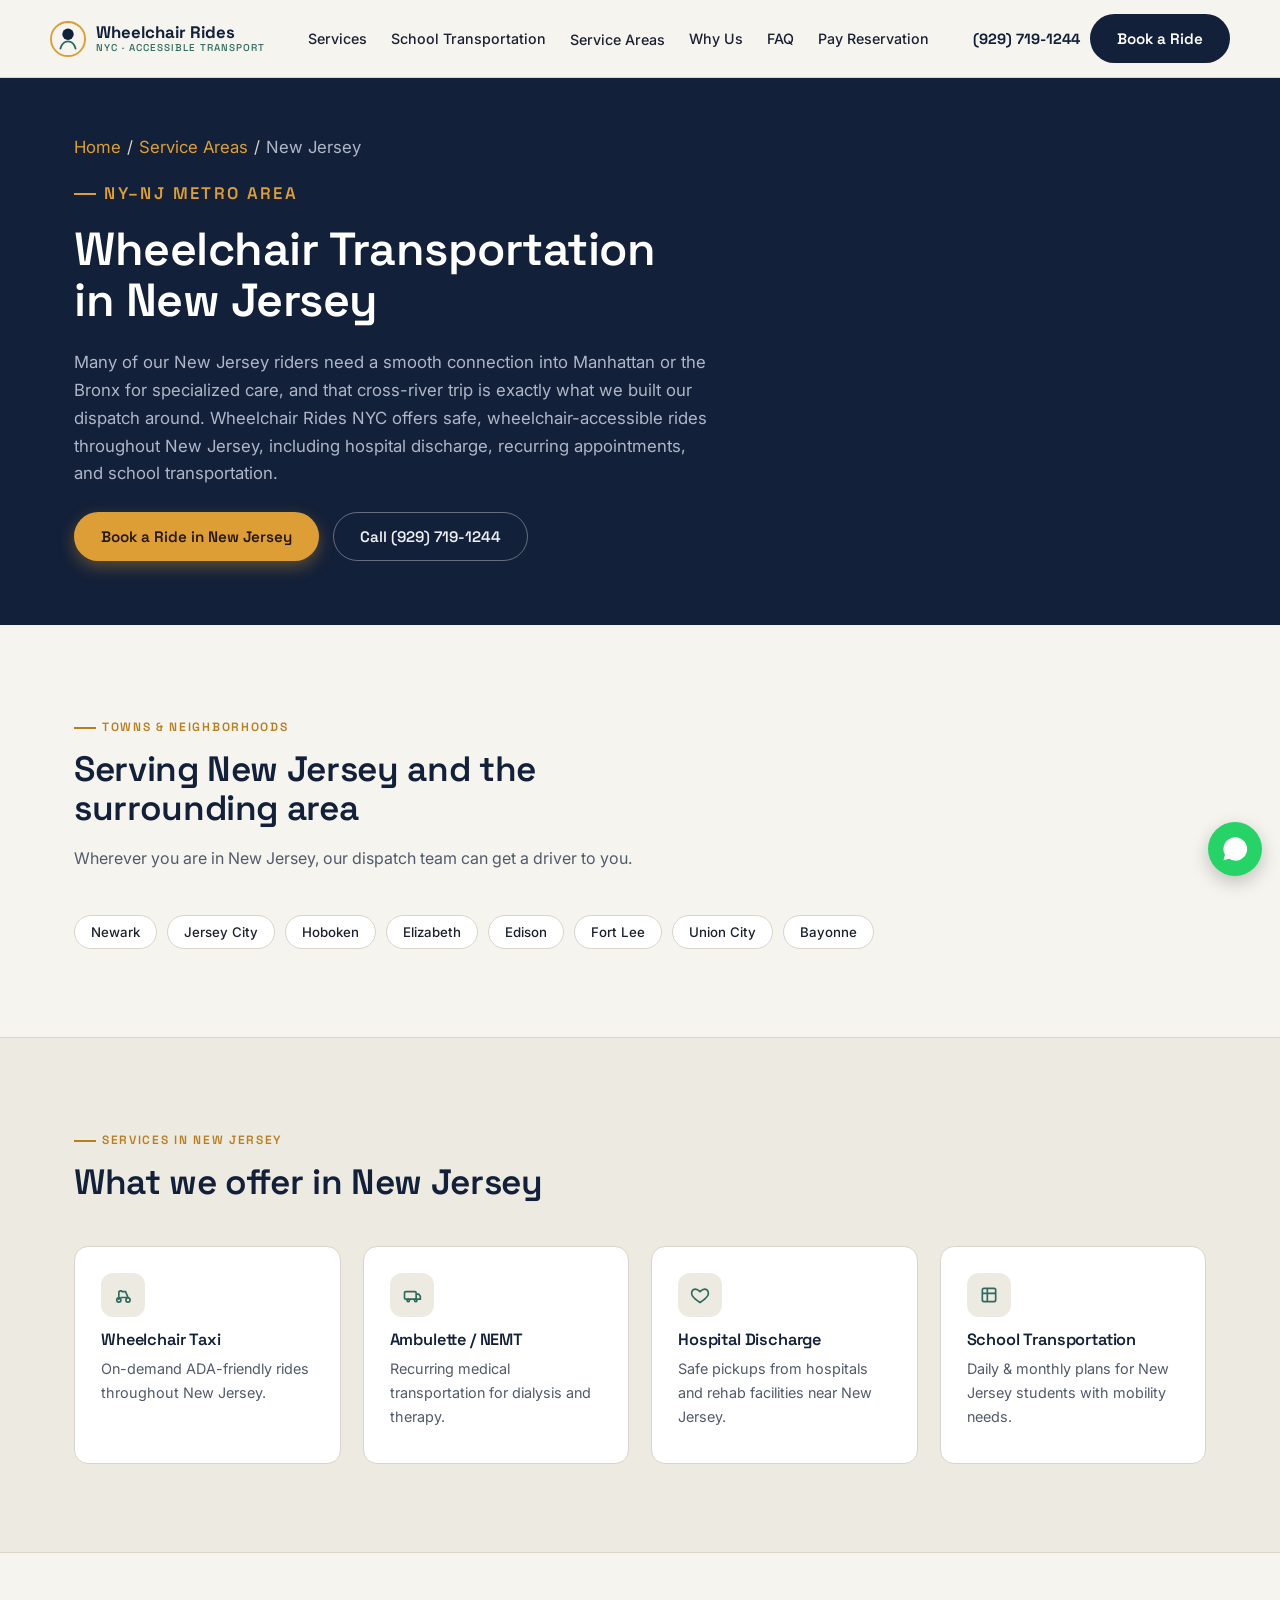
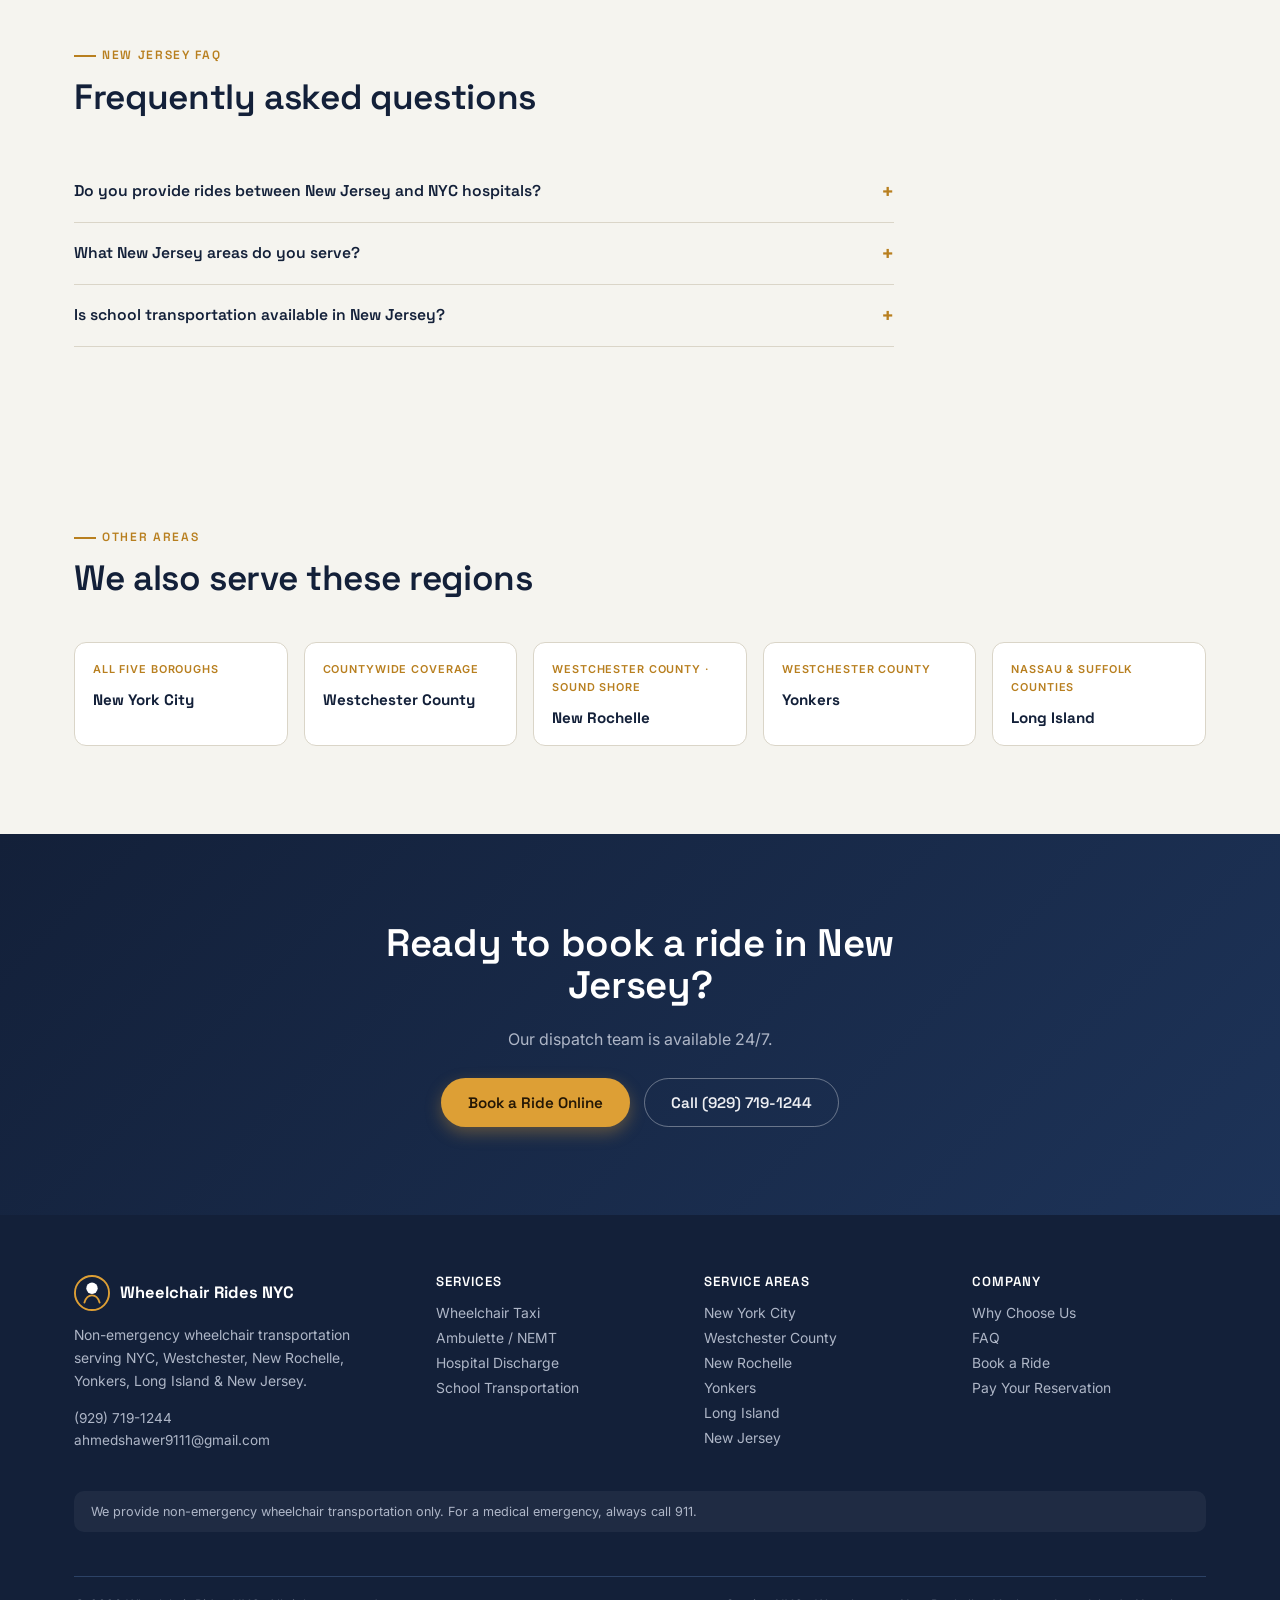
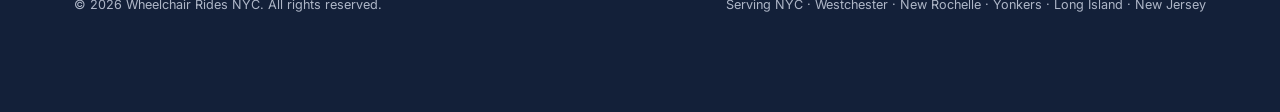
<file: new-jersey.html>
<!DOCTYPE html>
<html lang="en">
<head>
<meta charset="UTF-8">
<meta name="viewport" content="width=device-width, initial-scale=1.0">
<meta name="author" content="Wheelchair Rides NYC">
<meta name="theme-color" content="#132039">
<meta name="format-detection" content="telephone=yes">
<link rel="alternate" hreflang="en-us" href="https://wheelchairridesnyc.com/">
<title>Wheelchair Transportation in New Jersey | Wheelchair Rides NYC</title>
<meta name="description" content="Cross-river wheelchair transportation connecting New Jersey with NYC hospitals and clinics. 24/7 ADA-friendly rides and daily school transportation. Call (929) 719-1244.">
<link rel="canonical" href="https://wheelchairridesnyc.com/new-jersey.html">
<meta property="og:type" content="website">
<meta property="og:site_name" content="Wheelchair Rides NYC">
<meta property="og:title" content="Wheelchair Transportation in New Jersey">
<meta property="og:description" content="Cross-river wheelchair transportation connecting New Jersey with NYC hospitals and clinics. 24/7 ADA-friendly rides and daily school transportation. Call (929) 719-1244.">
<meta property="og:url" content="https://wheelchairridesnyc.com/new-jersey.html">
<meta property="og:image" content="https://wheelchairridesnyc.com/og-image.jpg">
<meta name="twitter:image" content="https://wheelchairridesnyc.com/og-image.jpg">
<meta name="twitter:card" content="summary_large_image">
<meta name="robots" content="index, follow">
<meta name="geo.region" content="US-NY">
<link rel="stylesheet" href="styles.css">
<link rel="preconnect" href="https://fonts.googleapis.com">
<link rel="preconnect" href="https://fonts.gstatic.com" crossorigin>
<link href="https://fonts.googleapis.com/css2?family=Space+Grotesk:wght@500;600;700&family=Inter:wght@400;500;600;700&display=swap" rel="stylesheet">
<script type="application/ld+json">
{
  "@context": "https://schema.org",
  "@type": "LocalBusiness",
  "name": "Wheelchair Rides NYC",
  "description": "Wheelchair-accessible, non-emergency transportation serving New York City, Westchester County, New Rochelle, Yonkers, Long Island, and New Jersey.",
  "telephone": "+1-929-719-1244",
  "email": "ahmedshawer9111@gmail.com",
  "url": "https://wheelchairridesnyc.com/",
  "priceRange": "$$",
  "openingHours": "Mo-Su 00:00-23:59",
  "areaServed": [
    {
      "@type": "City",
      "name": "New York City"
    },
    {
      "@type": "AdministrativeArea",
      "name": "Westchester County"
    },
    {
      "@type": "City",
      "name": "New Rochelle"
    },
    {
      "@type": "City",
      "name": "Yonkers"
    },
    {
      "@type": "AdministrativeArea",
      "name": "Long Island"
    },
    {
      "@type": "State",
      "name": "New Jersey"
    }
  ]
}
</script>
<script type="application/ld+json">
{
  "@context": "https://schema.org",
  "@type": "FAQPage",
  "mainEntity": [
    {
      "@type": "Question",
      "name": "Do you provide rides between New Jersey and NYC hospitals?",
      "acceptedAnswer": {
        "@type": "Answer",
        "text": "Yes. We regularly transport New Jersey riders to and from NYC hospitals and clinics, including hospital discharge trips back home."
      }
    },
    {
      "@type": "Question",
      "name": "What New Jersey areas do you serve?",
      "acceptedAnswer": {
        "@type": "Answer",
        "text": "We serve Newark, Jersey City, Hoboken, Elizabeth, Edison, Fort Lee, and surrounding NY-NJ metro communities."
      }
    },
    {
      "@type": "Question",
      "name": "Is school transportation available in New Jersey?",
      "acceptedAnswer": {
        "@type": "Answer",
        "text": "Yes, we offer daily and monthly school transportation plans for New Jersey students with mobility needs."
      }
    }
  ]
}
</script>
<script type="application/ld+json">
{
  "@context": "https://schema.org",
  "@type": "BreadcrumbList",
  "itemListElement": [
    {
      "@type": "ListItem",
      "position": 1,
      "name": "Home",
      "item": "https://wheelchairridesnyc.com/"
    },
    {
      "@type": "ListItem",
      "position": 2,
      "name": "Service Areas",
      "item": "https://wheelchairridesnyc.com/index.html#areas"
    },
    {
      "@type": "ListItem",
      "position": 3,
      "name": "New Jersey",
      "item": "https://wheelchairridesnyc.com/new-jersey.html"
    }
  ]
}
</script>
<script type="application/ld+json">
{
  "@context": "https://schema.org",
  "@type": ["LocalBusiness","MedicalBusiness"],
  "@id": "https://wheelchairridesnyc.com/#business",
  "name": "Wheelchair Rides NYC",
  "alternateName": "NYC Access Wheelchair Transportation",
  "description": "Non-emergency wheelchair-accessible transportation serving NYC, Westchester, New Rochelle, Yonkers, Long Island, and New Jersey. Medical appointments, hospital discharge, dialysis, senior and school transportation, available 24/7.",
  "url": "https://wheelchairridesnyc.com/",
  "telephone": "+1-929-719-1244",
  "email": "ahmedshawer9111@gmail.com",
  "priceRange": "$$",
  "image": "https://wheelchairridesnyc.com/og-image.jpg",
  "openingHoursSpecification": {
    "@type": "OpeningHoursSpecification",
    "dayOfWeek": ["Monday","Tuesday","Wednesday","Thursday","Friday","Saturday","Sunday"],
    "opens": "00:00",
    "closes": "23:59"
  },
  "contactPoint": {
    "@type": "ContactPoint",
    "telephone": "+1-929-719-1244",
    "contactType": "customer service",
    "availableLanguage": ["English","Spanish"],
    "areaServed": ["US-NY","US-NJ"]
  },
  "areaServed": [
    {"@type":"City","name":"New York City"},
    {"@type":"City","name":"Manhattan"},
    {"@type":"City","name":"Brooklyn"},
    {"@type":"City","name":"Queens"},
    {"@type":"City","name":"Bronx"},
    {"@type":"City","name":"Staten Island"},
    {"@type":"AdministrativeArea","name":"Westchester County"},
    {"@type":"City","name":"Yonkers"},
    {"@type":"City","name":"New Rochelle"},
    {"@type":"AdministrativeArea","name":"Nassau County"},
    {"@type":"AdministrativeArea","name":"Suffolk County"},
    {"@type":"AdministrativeArea","name":"Long Island"},
    {"@type":"State","name":"New Jersey"}
  ],
  "hasOfferCatalog": {
    "@type": "OfferCatalog",
    "name": "Wheelchair Transportation Services",
    "itemListElement": [
      {"@type":"Offer","itemOffered":{"@type":"Service","name":"Wheelchair Taxi"}},
      {"@type":"Offer","itemOffered":{"@type":"Service","name":"Ambulette / NEMT"}},
      {"@type":"Offer","itemOffered":{"@type":"Service","name":"Hospital Discharge Transportation"}},
      {"@type":"Offer","itemOffered":{"@type":"Service","name":"Dialysis Transportation"}},
      {"@type":"Offer","itemOffered":{"@type":"Service","name":"Senior Transportation"}},
      {"@type":"Offer","itemOffered":{"@type":"Service","name":"School Transportation"}},
      {"@type":"Offer","itemOffered":{"@type":"Service","name":"Airport Transportation"}}
    ]
  }
}
</script>
</head>
<body>
<header>
  <div class="wrap nav">
    <a href="index.html" class="brand">
      <svg width="36" height="36" viewBox="0 0 38 38" fill="none" xmlns="http://www.w3.org/2000/svg">
        <circle cx="19" cy="19" r="18" stroke="#DD9F35" stroke-width="2"/>
        <path d="M19 8a6 6 0 100 12 6 6 0 000-12z" fill="#132039"/>
        <path d="M11 29c1.5-5 4.2-7.5 8-7.5s6.5 2.5 8 7.5" stroke="#2E6A5E" stroke-width="2" stroke-linecap="round"/>
      </svg>
      <span class="brand-text">Wheelchair Rides<span>NYC · Accessible Transport</span></span>
    </a>
    <nav class="nav-links">
      <a href="index.html#services">Services</a>
      <a href="index.html#school">School Transportation</a>
      <div class="has-menu">
        <a href="index.html#areas">Service Areas</a>
        <div class="dropdown">
          <a href="nyc.html">New York City</a>
<a href="westchester.html">Westchester County</a>
<a href="new-rochelle.html">New Rochelle</a>
<a href="yonkers.html">Yonkers</a>
<a href="long-island.html">Long Island</a>
<a href="new-jersey.html">New Jersey</a>

        </div>
      </div>
      <a href="index.html#why">Why Us</a>
      <a href="index.html#faq">FAQ</a>
      <a href="payment.html">Pay Reservation</a>
    </nav>
    <div class="nav-cta">
      <a class="nav-phone" href="tel:+19297191244">(929) 719-1244</a>
      <a class="btn btn-dark" href="booking.html">Book a Ride</a>
    </div>
  </div>
</header>
<main id="top">

<section class="area-hero">
  <div class="wrap">
    <p class="breadcrumb"><a href="index.html">Home</a><span class="sep">/</span><a href="index.html#areas">Service Areas</a><span class="sep">/</span>New Jersey</p>
    <p class="eyebrow">NY–NJ Metro Area</p>
    <h1>Wheelchair Transportation in New Jersey</h1>
    <p>Many of our New Jersey riders need a smooth connection into Manhattan or the Bronx for specialized care, and that cross-river trip is exactly what we built our dispatch around. Wheelchair Rides NYC offers safe, wheelchair-accessible rides throughout New Jersey, including hospital discharge, recurring appointments, and school transportation.</p>
    <div class="hero-actions">
      <a class="btn btn-primary" href="booking.html">Book a Ride in New Jersey</a>
      <a class="btn btn-ghost" href="tel:+19297191244">Call (929) 719-1244</a>
    </div>
  </div>
</section>

<section>
  <div class="wrap">
    <div class="section-head">
      <p class="eyebrow">Towns &amp; Neighborhoods</p>
      <h2>Serving New Jersey and the surrounding area</h2>
      <p>Wherever you are in New Jersey, our dispatch team can get a driver to you.</p>
    </div>
    <div class="town-pills"><span class="pill">Newark</span><span class="pill">Jersey City</span><span class="pill">Hoboken</span><span class="pill">Elizabeth</span><span class="pill">Edison</span><span class="pill">Fort Lee</span><span class="pill">Union City</span><span class="pill">Bayonne</span></div>
  </div>
</section>

<section style="background:var(--paper-2); border-top:1px solid var(--line); border-bottom:1px solid var(--line);">
  <div class="wrap">
    <div class="section-head">
      <p class="eyebrow">Services in New Jersey</p>
      <h2>What we offer in New Jersey</h2>
    </div>
    <div class="grid-4">
      <div class="card">
        <div class="ico"><svg width="20" height="20" viewBox="0 0 24 24" fill="none" stroke="currentColor" stroke-width="2"><circle cx="7" cy="18" r="2.5"/><circle cx="18" cy="18" r="2.5"/><path d="M7 18V9a2 2 0 012-2h2M9 15h9l-3-7H10"/></svg></div>
        <h3>Wheelchair Taxi</h3>
        <p>On-demand ADA-friendly rides throughout New Jersey.</p>
      </div>
      <div class="card">
        <div class="ico"><svg width="20" height="20" viewBox="0 0 24 24" fill="none" stroke="currentColor" stroke-width="2"><rect x="3" y="8" width="14" height="9" rx="1.5"/><path d="M17 11h3l2 2.5V17h-5"/><circle cx="7.5" cy="18.5" r="1.5"/><circle cx="16.5" cy="18.5" r="1.5"/></svg></div>
        <h3>Ambulette / NEMT</h3>
        <p>Recurring medical transportation for dialysis and therapy.</p>
      </div>
      <div class="card">
        <div class="ico"><svg width="20" height="20" viewBox="0 0 24 24" fill="none" stroke="currentColor" stroke-width="2"><path d="M12 21s-7-4.35-9.5-8.5C1 9 2.5 5.5 6 5c2-.3 3.6.7 6 3 2.4-2.3 4-3.3 6-3 3.5.5 5 4 3.5 7.5C19 16.65 12 21 12 21z"/></svg></div>
        <h3>Hospital Discharge</h3>
        <p>Safe pickups from hospitals and rehab facilities near New Jersey.</p>
      </div>
      <div class="card">
        <div class="ico"><svg width="20" height="20" viewBox="0 0 24 24" fill="none" stroke="currentColor" stroke-width="2"><rect x="4" y="4" width="16" height="16" rx="2"/><path d="M4 10h16M10 4v16"/></svg></div>
        <h3>School Transportation</h3>
        <p>Daily &amp; monthly plans for New Jersey students with mobility needs.</p>
      </div>
    </div>
  </div>
</section>

<section id="faq">
  <div class="wrap">
    <div class="section-head">
      <p class="eyebrow">New Jersey FAQ</p>
      <h2>Frequently asked questions</h2>
    </div>
    <div class="faq">
      <details class="faq-item">
          <summary>Do you provide rides between New Jersey and NYC hospitals?<span class="plus">+</span></summary>
          <p>Yes. We regularly transport New Jersey riders to and from NYC hospitals and clinics, including hospital discharge trips back home.</p>
        </details>
        <details class="faq-item">
          <summary>What New Jersey areas do you serve?<span class="plus">+</span></summary>
          <p>We serve Newark, Jersey City, Hoboken, Elizabeth, Edison, Fort Lee, and surrounding NY-NJ metro communities.</p>
        </details>
        <details class="faq-item">
          <summary>Is school transportation available in New Jersey?<span class="plus">+</span></summary>
          <p>Yes, we offer daily and monthly school transportation plans for New Jersey students with mobility needs.</p>
        </details>
        
    </div>
  </div>
</section>

<section>
  <div class="wrap">
    <div class="section-head">
      <p class="eyebrow">Other Areas</p>
      <h2>We also serve these regions</h2>
    </div>
    <div class="related-grid"><a class="related-card" href="nyc.html">
      <p class="tag">All Five Boroughs</p>
      <strong>New York City</strong>
    </a>
    <a class="related-card" href="westchester.html">
      <p class="tag">Countywide Coverage</p>
      <strong>Westchester County</strong>
    </a>
    <a class="related-card" href="new-rochelle.html">
      <p class="tag">Westchester County · Sound Shore</p>
      <strong>New Rochelle</strong>
    </a>
    <a class="related-card" href="yonkers.html">
      <p class="tag">Westchester County</p>
      <strong>Yonkers</strong>
    </a>
    <a class="related-card" href="long-island.html">
      <p class="tag">Nassau & Suffolk Counties</p>
      <strong>Long Island</strong>
    </a>
    </div>
  </div>
</section>

<section class="final-cta">
  <div class="wrap">
    <h2>Ready to book a ride in New Jersey?</h2>
    <p>Our dispatch team is available 24/7.</p>
    <div class="final-actions">
      <a class="btn btn-primary" href="booking.html">Book a Ride Online</a>
      <a class="btn btn-ghost" href="tel:+19297191244">Call (929) 719-1244</a>
    </div>
  </div>
</section>

</main>
<footer>
  <div class="wrap">
    <div class="foot-grid">
      <div>
        <div class="foot-brand">
          <svg width="36" height="36" viewBox="0 0 38 38" fill="none" xmlns="http://www.w3.org/2000/svg">
        <circle cx="19" cy="19" r="18" stroke="#DD9F35" stroke-width="2"/>
        <path d="M19 8a6 6 0 100 12 6 6 0 000-12z" fill="#fff"/>
        <path d="M11 29c1.5-5 4.2-7.5 8-7.5s6.5 2.5 8 7.5" stroke="#DD9F35" stroke-width="2" stroke-linecap="round"/>
      </svg>
          <span>Wheelchair Rides NYC</span>
        </div>
        <p style="color:var(--text-on-dark-soft); max-width:34ch;">Non-emergency wheelchair transportation serving NYC, Westchester, New Rochelle, Yonkers, Long Island &amp; New Jersey.</p>
        <p style="color:var(--text-on-dark-soft); font-size:.85rem;">
          <a href="tel:+19297191244">(929) 719-1244</a><br>
          <a href="mailto:ahmedshawer9111@gmail.com">ahmedshawer9111@gmail.com</a>
        </p>
      </div>
      <div>
        <h4>Services</h4>
        <ul>
          <li><a href="index.html#services">Wheelchair Taxi</a></li>
          <li><a href="index.html#services">Ambulette / NEMT</a></li>
          <li><a href="index.html#services">Hospital Discharge</a></li>
          <li><a href="index.html#school">School Transportation</a></li>
        </ul>
      </div>
      <div>
        <h4>Service Areas</h4>
        <ul>
          <li><a href="nyc.html">New York City</a></li>
<li><a href="westchester.html">Westchester County</a></li>
<li><a href="new-rochelle.html">New Rochelle</a></li>
<li><a href="yonkers.html">Yonkers</a></li>
<li><a href="long-island.html">Long Island</a></li>
<li><a href="new-jersey.html">New Jersey</a></li>

        </ul>
      </div>
      <div>
        <h4>Company</h4>
        <ul>
          <li><a href="index.html#why">Why Choose Us</a></li>
          <li><a href="index.html#faq">FAQ</a></li>
          <li><a href="booking.html">Book a Ride</a></li>
          <li><a href="payment.html">Pay Your Reservation</a></li>
        </ul>
      </div>
    </div>

    <div class="disclaimer">
      We provide non-emergency wheelchair transportation only. For a medical emergency, always call 911.
    </div>

    <div class="foot-bottom">
      <span>&copy; 2026 Wheelchair Rides NYC. All rights reserved.</span>
      <span>Serving NYC &middot; Westchester &middot; New Rochelle &middot; Yonkers &middot; Long Island &middot; New Jersey</span>
    </div>
  </div>
</footer>
<a class="wa-float" href="https://wa.me/19297191244?text=Hello%2C%20I%20would%20like%20a%20wheelchair%20transportation%20quote." aria-label="Chat on WhatsApp" target="_blank" rel="noopener"><svg width="28" height="28" viewBox="0 0 24 24" fill="#fff"><path d="M17.5 14.4c-.3-.2-1.7-.8-2-.9-.3-.1-.5-.2-.6.2-.2.3-.7.9-.8 1-.2.2-.3.2-.6.1-.3-.2-1.2-.5-2.3-1.4-.9-.8-1.4-1.7-1.6-2-.2-.3 0-.5.1-.6l.5-.5c.1-.2.2-.3.3-.5.1-.2 0-.4 0-.5 0-.2-.6-1.5-.9-2-.2-.5-.4-.4-.6-.4h-.5c-.2 0-.5 0-.7.3-.2.3-.9.9-.9 2.2s.9 2.5 1 2.7c.2.2 1.8 2.8 4.4 3.9.6.3 1.1.4 1.5.5.6.2 1.2.2 1.6.1.5-.1 1.5-.6 1.7-1.2.2-.6.2-1.1.2-1.2-.1-.2-.3-.2-.5-.4zM12 2a10 10 0 00-8.6 15l-1.3 4.7L7 20.4A10 10 0 1012 2z"/></svg></a>
<div class="mobile-bar">
  <a class="btn btn-primary" href="tel:+19297191244">Call Now</a>
  <a class="btn btn-ghost" style="border-color:rgba(255,255,255,.4);color:#fff;" href="booking.html">Book a Ride</a>
</div>
<script src="script.js"></script>
</body>
</html>
</file>
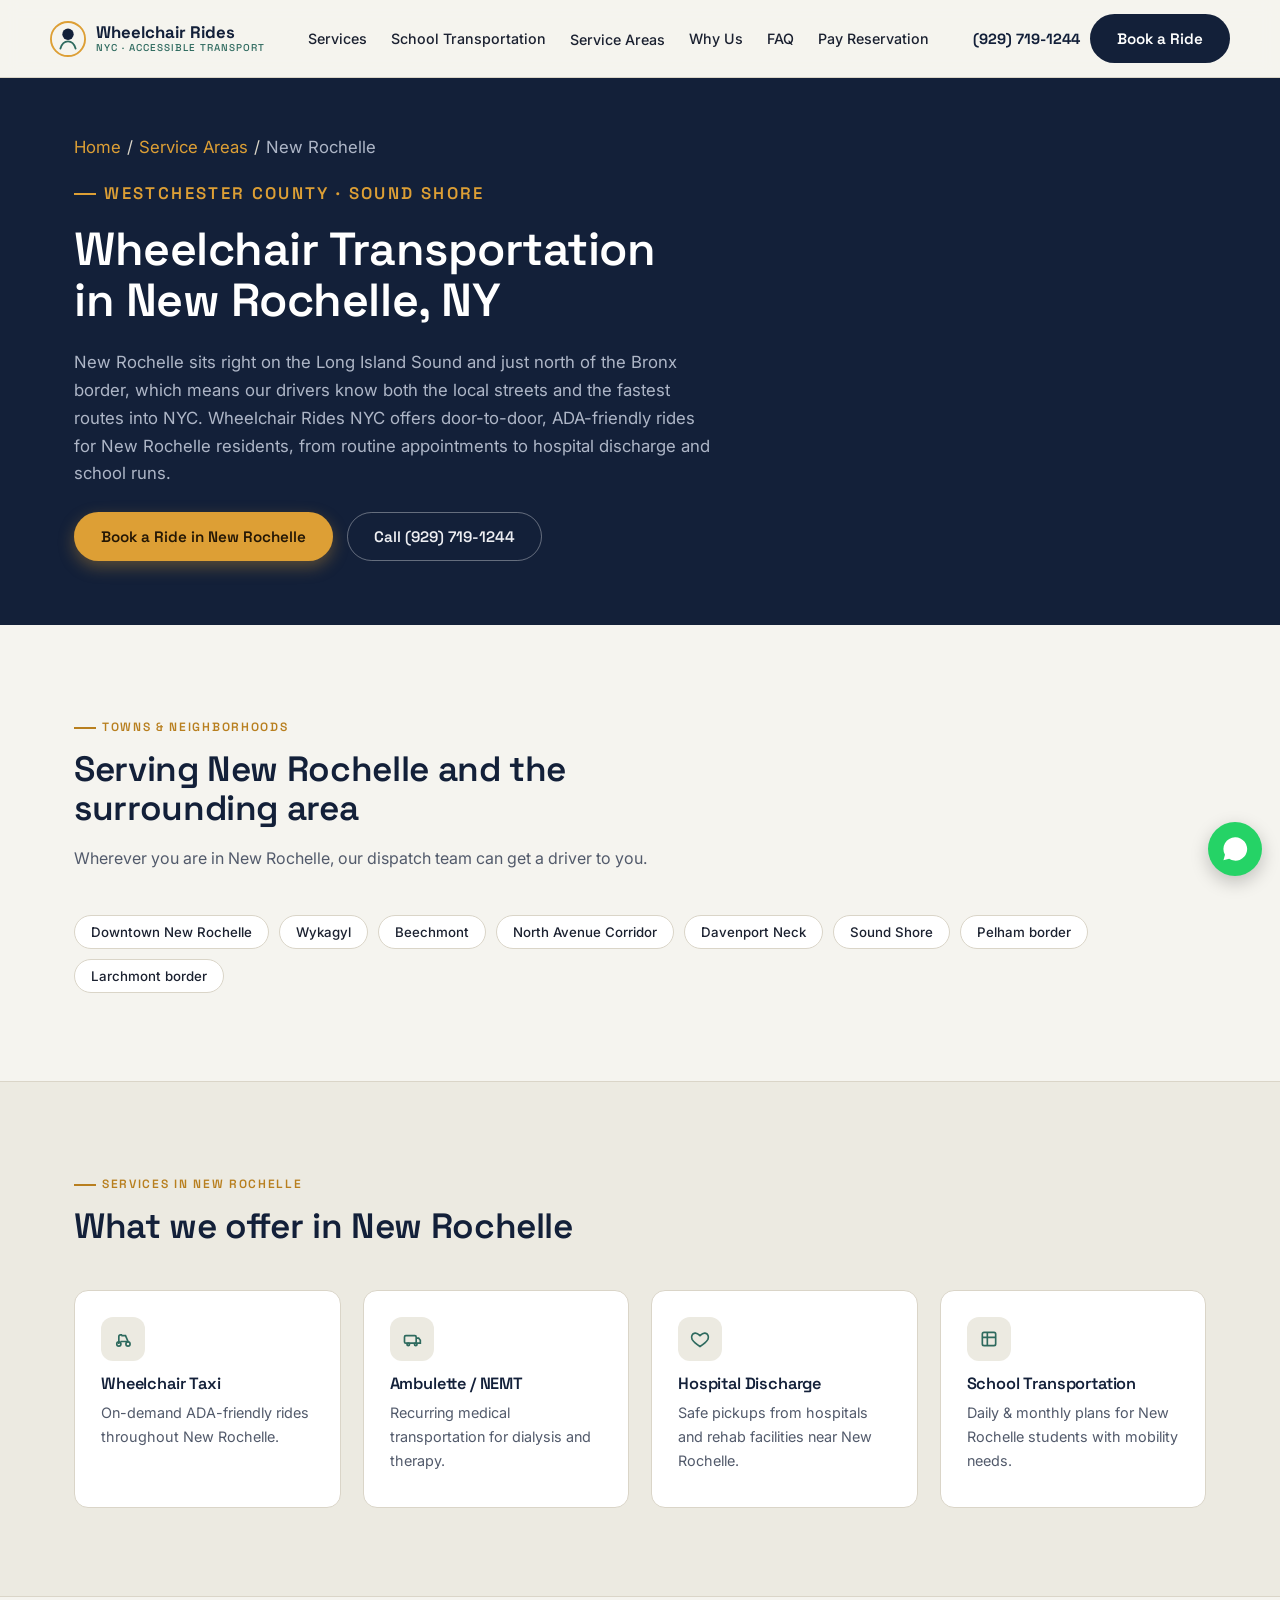
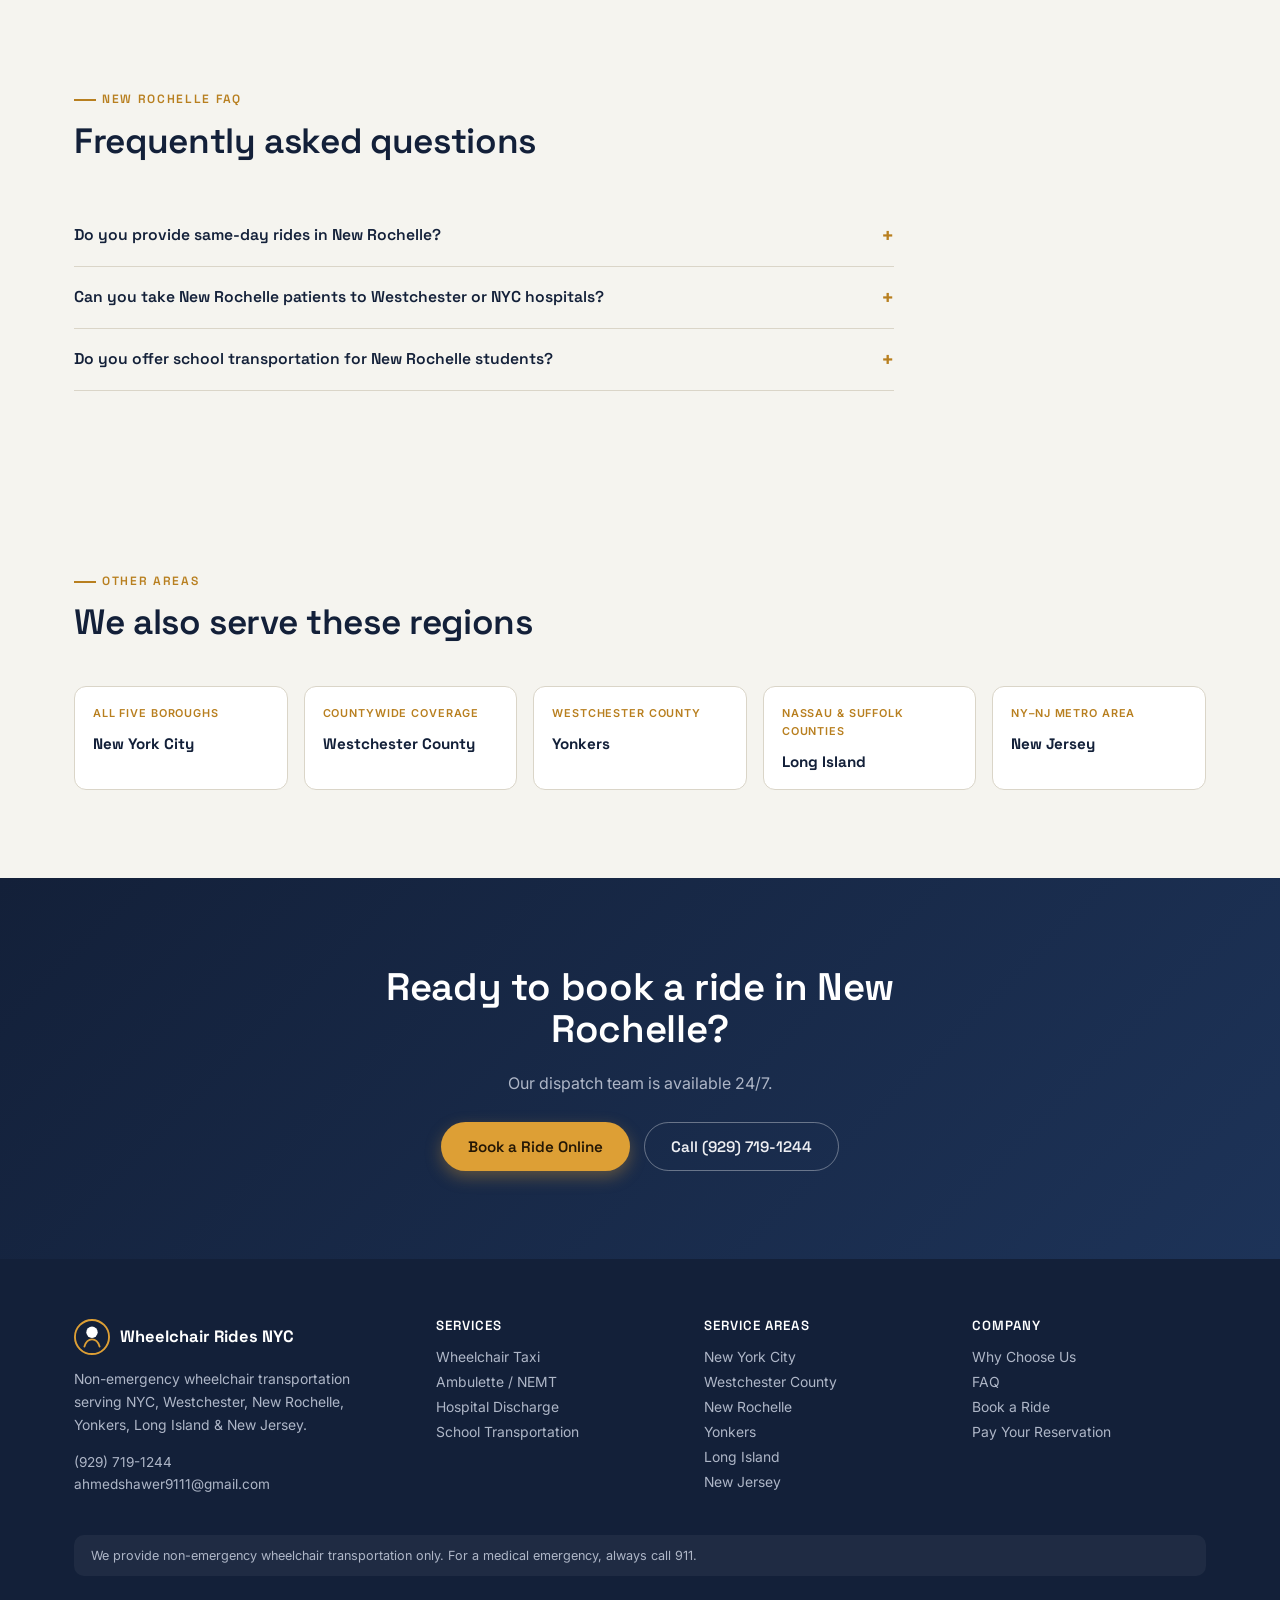
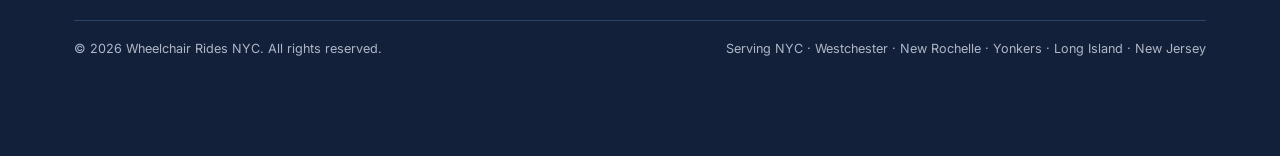
<file: new-rochelle.html>
<!DOCTYPE html>
<html lang="en">
<head>
<meta charset="UTF-8">
<meta name="viewport" content="width=device-width, initial-scale=1.0">
<meta name="author" content="Wheelchair Rides NYC">
<meta name="theme-color" content="#132039">
<meta name="format-detection" content="telephone=yes">
<link rel="alternate" hreflang="en-us" href="https://wheelchairridesnyc.com/">
<title>Wheelchair Transportation in New Rochelle, NY | Wheelchair Rides NYC</title>
<meta name="description" content="Wheelchair-accessible transportation in New Rochelle, NY. 24/7 rides for medical appointments, hospital discharge, seniors, and daily or monthly school transportation. Call (929) 719-1244.">
<link rel="canonical" href="https://wheelchairridesnyc.com/new-rochelle.html">
<meta property="og:type" content="website">
<meta property="og:site_name" content="Wheelchair Rides NYC">
<meta property="og:title" content="Wheelchair Transportation in New Rochelle, NY">
<meta property="og:description" content="Wheelchair-accessible transportation in New Rochelle, NY. 24/7 rides for medical appointments, hospital discharge, seniors, and daily or monthly school transportation. Call (929) 719-1244.">
<meta property="og:url" content="https://wheelchairridesnyc.com/new-rochelle.html">
<meta property="og:image" content="https://wheelchairridesnyc.com/og-image.jpg">
<meta name="twitter:image" content="https://wheelchairridesnyc.com/og-image.jpg">
<meta name="twitter:card" content="summary_large_image">
<meta name="robots" content="index, follow">
<meta name="geo.region" content="US-NY">
<link rel="stylesheet" href="styles.css">
<link rel="preconnect" href="https://fonts.googleapis.com">
<link rel="preconnect" href="https://fonts.gstatic.com" crossorigin>
<link href="https://fonts.googleapis.com/css2?family=Space+Grotesk:wght@500;600;700&family=Inter:wght@400;500;600;700&display=swap" rel="stylesheet">
<script type="application/ld+json">
{
  "@context": "https://schema.org",
  "@type": "LocalBusiness",
  "name": "Wheelchair Rides NYC",
  "description": "Wheelchair-accessible, non-emergency transportation serving New York City, Westchester County, New Rochelle, Yonkers, Long Island, and New Jersey.",
  "telephone": "+1-929-719-1244",
  "email": "ahmedshawer9111@gmail.com",
  "url": "https://wheelchairridesnyc.com/",
  "priceRange": "$$",
  "openingHours": "Mo-Su 00:00-23:59",
  "areaServed": [
    {
      "@type": "City",
      "name": "New York City"
    },
    {
      "@type": "AdministrativeArea",
      "name": "Westchester County"
    },
    {
      "@type": "City",
      "name": "New Rochelle"
    },
    {
      "@type": "City",
      "name": "Yonkers"
    },
    {
      "@type": "AdministrativeArea",
      "name": "Long Island"
    },
    {
      "@type": "State",
      "name": "New Jersey"
    }
  ]
}
</script>
<script type="application/ld+json">
{
  "@context": "https://schema.org",
  "@type": "FAQPage",
  "mainEntity": [
    {
      "@type": "Question",
      "name": "Do you provide same-day rides in New Rochelle?",
      "acceptedAnswer": {
        "@type": "Answer",
        "text": "Yes, same-day and recurring wheelchair transportation is available throughout New Rochelle. Call (929) 719-1244 to book."
      }
    },
    {
      "@type": "Question",
      "name": "Can you take New Rochelle patients to Westchester or NYC hospitals?",
      "acceptedAnswer": {
        "@type": "Answer",
        "text": "Yes. We regularly transport New Rochelle riders to hospitals and clinics throughout Westchester County and NYC, including hospital discharge trips home."
      }
    },
    {
      "@type": "Question",
      "name": "Do you offer school transportation for New Rochelle students?",
      "acceptedAnswer": {
        "@type": "Answer",
        "text": "Yes, we offer daily and monthly school transportation plans with trained drivers and helpers for students with mobility needs."
      }
    }
  ]
}
</script>
<script type="application/ld+json">
{
  "@context": "https://schema.org",
  "@type": "BreadcrumbList",
  "itemListElement": [
    {
      "@type": "ListItem",
      "position": 1,
      "name": "Home",
      "item": "https://wheelchairridesnyc.com/"
    },
    {
      "@type": "ListItem",
      "position": 2,
      "name": "Service Areas",
      "item": "https://wheelchairridesnyc.com/index.html#areas"
    },
    {
      "@type": "ListItem",
      "position": 3,
      "name": "New Rochelle",
      "item": "https://wheelchairridesnyc.com/new-rochelle.html"
    }
  ]
}
</script>
<script type="application/ld+json">
{
  "@context": "https://schema.org",
  "@type": ["LocalBusiness","MedicalBusiness"],
  "@id": "https://wheelchairridesnyc.com/#business",
  "name": "Wheelchair Rides NYC",
  "alternateName": "NYC Access Wheelchair Transportation",
  "description": "Non-emergency wheelchair-accessible transportation serving NYC, Westchester, New Rochelle, Yonkers, Long Island, and New Jersey. Medical appointments, hospital discharge, dialysis, senior and school transportation, available 24/7.",
  "url": "https://wheelchairridesnyc.com/",
  "telephone": "+1-929-719-1244",
  "email": "ahmedshawer9111@gmail.com",
  "priceRange": "$$",
  "image": "https://wheelchairridesnyc.com/og-image.jpg",
  "openingHoursSpecification": {
    "@type": "OpeningHoursSpecification",
    "dayOfWeek": ["Monday","Tuesday","Wednesday","Thursday","Friday","Saturday","Sunday"],
    "opens": "00:00",
    "closes": "23:59"
  },
  "contactPoint": {
    "@type": "ContactPoint",
    "telephone": "+1-929-719-1244",
    "contactType": "customer service",
    "availableLanguage": ["English","Spanish"],
    "areaServed": ["US-NY","US-NJ"]
  },
  "areaServed": [
    {"@type":"City","name":"New York City"},
    {"@type":"City","name":"Manhattan"},
    {"@type":"City","name":"Brooklyn"},
    {"@type":"City","name":"Queens"},
    {"@type":"City","name":"Bronx"},
    {"@type":"City","name":"Staten Island"},
    {"@type":"AdministrativeArea","name":"Westchester County"},
    {"@type":"City","name":"Yonkers"},
    {"@type":"City","name":"New Rochelle"},
    {"@type":"AdministrativeArea","name":"Nassau County"},
    {"@type":"AdministrativeArea","name":"Suffolk County"},
    {"@type":"AdministrativeArea","name":"Long Island"},
    {"@type":"State","name":"New Jersey"}
  ],
  "hasOfferCatalog": {
    "@type": "OfferCatalog",
    "name": "Wheelchair Transportation Services",
    "itemListElement": [
      {"@type":"Offer","itemOffered":{"@type":"Service","name":"Wheelchair Taxi"}},
      {"@type":"Offer","itemOffered":{"@type":"Service","name":"Ambulette / NEMT"}},
      {"@type":"Offer","itemOffered":{"@type":"Service","name":"Hospital Discharge Transportation"}},
      {"@type":"Offer","itemOffered":{"@type":"Service","name":"Dialysis Transportation"}},
      {"@type":"Offer","itemOffered":{"@type":"Service","name":"Senior Transportation"}},
      {"@type":"Offer","itemOffered":{"@type":"Service","name":"School Transportation"}},
      {"@type":"Offer","itemOffered":{"@type":"Service","name":"Airport Transportation"}}
    ]
  }
}
</script>
</head>
<body>
<header>
  <div class="wrap nav">
    <a href="index.html" class="brand">
      <svg width="36" height="36" viewBox="0 0 38 38" fill="none" xmlns="http://www.w3.org/2000/svg">
        <circle cx="19" cy="19" r="18" stroke="#DD9F35" stroke-width="2"/>
        <path d="M19 8a6 6 0 100 12 6 6 0 000-12z" fill="#132039"/>
        <path d="M11 29c1.5-5 4.2-7.5 8-7.5s6.5 2.5 8 7.5" stroke="#2E6A5E" stroke-width="2" stroke-linecap="round"/>
      </svg>
      <span class="brand-text">Wheelchair Rides<span>NYC · Accessible Transport</span></span>
    </a>
    <nav class="nav-links">
      <a href="index.html#services">Services</a>
      <a href="index.html#school">School Transportation</a>
      <div class="has-menu">
        <a href="index.html#areas">Service Areas</a>
        <div class="dropdown">
          <a href="nyc.html">New York City</a>
<a href="westchester.html">Westchester County</a>
<a href="new-rochelle.html">New Rochelle</a>
<a href="yonkers.html">Yonkers</a>
<a href="long-island.html">Long Island</a>
<a href="new-jersey.html">New Jersey</a>

        </div>
      </div>
      <a href="index.html#why">Why Us</a>
      <a href="index.html#faq">FAQ</a>
      <a href="payment.html">Pay Reservation</a>
    </nav>
    <div class="nav-cta">
      <a class="nav-phone" href="tel:+19297191244">(929) 719-1244</a>
      <a class="btn btn-dark" href="booking.html">Book a Ride</a>
    </div>
  </div>
</header>
<main id="top">

<section class="area-hero">
  <div class="wrap">
    <p class="breadcrumb"><a href="index.html">Home</a><span class="sep">/</span><a href="index.html#areas">Service Areas</a><span class="sep">/</span>New Rochelle</p>
    <p class="eyebrow">Westchester County · Sound Shore</p>
    <h1>Wheelchair Transportation in New Rochelle, NY</h1>
    <p>New Rochelle sits right on the Long Island Sound and just north of the Bronx border, which means our drivers know both the local streets and the fastest routes into NYC. Wheelchair Rides NYC offers door-to-door, ADA-friendly rides for New Rochelle residents, from routine appointments to hospital discharge and school runs.</p>
    <div class="hero-actions">
      <a class="btn btn-primary" href="booking.html">Book a Ride in New Rochelle</a>
      <a class="btn btn-ghost" href="tel:+19297191244">Call (929) 719-1244</a>
    </div>
  </div>
</section>

<section>
  <div class="wrap">
    <div class="section-head">
      <p class="eyebrow">Towns &amp; Neighborhoods</p>
      <h2>Serving New Rochelle and the surrounding area</h2>
      <p>Wherever you are in New Rochelle, our dispatch team can get a driver to you.</p>
    </div>
    <div class="town-pills"><span class="pill">Downtown New Rochelle</span><span class="pill">Wykagyl</span><span class="pill">Beechmont</span><span class="pill">North Avenue Corridor</span><span class="pill">Davenport Neck</span><span class="pill">Sound Shore</span><span class="pill">Pelham border</span><span class="pill">Larchmont border</span></div>
  </div>
</section>

<section style="background:var(--paper-2); border-top:1px solid var(--line); border-bottom:1px solid var(--line);">
  <div class="wrap">
    <div class="section-head">
      <p class="eyebrow">Services in New Rochelle</p>
      <h2>What we offer in New Rochelle</h2>
    </div>
    <div class="grid-4">
      <div class="card">
        <div class="ico"><svg width="20" height="20" viewBox="0 0 24 24" fill="none" stroke="currentColor" stroke-width="2"><circle cx="7" cy="18" r="2.5"/><circle cx="18" cy="18" r="2.5"/><path d="M7 18V9a2 2 0 012-2h2M9 15h9l-3-7H10"/></svg></div>
        <h3>Wheelchair Taxi</h3>
        <p>On-demand ADA-friendly rides throughout New Rochelle.</p>
      </div>
      <div class="card">
        <div class="ico"><svg width="20" height="20" viewBox="0 0 24 24" fill="none" stroke="currentColor" stroke-width="2"><rect x="3" y="8" width="14" height="9" rx="1.5"/><path d="M17 11h3l2 2.5V17h-5"/><circle cx="7.5" cy="18.5" r="1.5"/><circle cx="16.5" cy="18.5" r="1.5"/></svg></div>
        <h3>Ambulette / NEMT</h3>
        <p>Recurring medical transportation for dialysis and therapy.</p>
      </div>
      <div class="card">
        <div class="ico"><svg width="20" height="20" viewBox="0 0 24 24" fill="none" stroke="currentColor" stroke-width="2"><path d="M12 21s-7-4.35-9.5-8.5C1 9 2.5 5.5 6 5c2-.3 3.6.7 6 3 2.4-2.3 4-3.3 6-3 3.5.5 5 4 3.5 7.5C19 16.65 12 21 12 21z"/></svg></div>
        <h3>Hospital Discharge</h3>
        <p>Safe pickups from hospitals and rehab facilities near New Rochelle.</p>
      </div>
      <div class="card">
        <div class="ico"><svg width="20" height="20" viewBox="0 0 24 24" fill="none" stroke="currentColor" stroke-width="2"><rect x="4" y="4" width="16" height="16" rx="2"/><path d="M4 10h16M10 4v16"/></svg></div>
        <h3>School Transportation</h3>
        <p>Daily &amp; monthly plans for New Rochelle students with mobility needs.</p>
      </div>
    </div>
  </div>
</section>

<section id="faq">
  <div class="wrap">
    <div class="section-head">
      <p class="eyebrow">New Rochelle FAQ</p>
      <h2>Frequently asked questions</h2>
    </div>
    <div class="faq">
      <details class="faq-item">
          <summary>Do you provide same-day rides in New Rochelle?<span class="plus">+</span></summary>
          <p>Yes, same-day and recurring wheelchair transportation is available throughout New Rochelle. Call (929) 719-1244 to book.</p>
        </details>
        <details class="faq-item">
          <summary>Can you take New Rochelle patients to Westchester or NYC hospitals?<span class="plus">+</span></summary>
          <p>Yes. We regularly transport New Rochelle riders to hospitals and clinics throughout Westchester County and NYC, including hospital discharge trips home.</p>
        </details>
        <details class="faq-item">
          <summary>Do you offer school transportation for New Rochelle students?<span class="plus">+</span></summary>
          <p>Yes, we offer daily and monthly school transportation plans with trained drivers and helpers for students with mobility needs.</p>
        </details>
        
    </div>
  </div>
</section>

<section>
  <div class="wrap">
    <div class="section-head">
      <p class="eyebrow">Other Areas</p>
      <h2>We also serve these regions</h2>
    </div>
    <div class="related-grid"><a class="related-card" href="nyc.html">
      <p class="tag">All Five Boroughs</p>
      <strong>New York City</strong>
    </a>
    <a class="related-card" href="westchester.html">
      <p class="tag">Countywide Coverage</p>
      <strong>Westchester County</strong>
    </a>
    <a class="related-card" href="yonkers.html">
      <p class="tag">Westchester County</p>
      <strong>Yonkers</strong>
    </a>
    <a class="related-card" href="long-island.html">
      <p class="tag">Nassau & Suffolk Counties</p>
      <strong>Long Island</strong>
    </a>
    <a class="related-card" href="new-jersey.html">
      <p class="tag">NY–NJ Metro Area</p>
      <strong>New Jersey</strong>
    </a>
    </div>
  </div>
</section>

<section class="final-cta">
  <div class="wrap">
    <h2>Ready to book a ride in New Rochelle?</h2>
    <p>Our dispatch team is available 24/7.</p>
    <div class="final-actions">
      <a class="btn btn-primary" href="booking.html">Book a Ride Online</a>
      <a class="btn btn-ghost" href="tel:+19297191244">Call (929) 719-1244</a>
    </div>
  </div>
</section>

</main>
<footer>
  <div class="wrap">
    <div class="foot-grid">
      <div>
        <div class="foot-brand">
          <svg width="36" height="36" viewBox="0 0 38 38" fill="none" xmlns="http://www.w3.org/2000/svg">
        <circle cx="19" cy="19" r="18" stroke="#DD9F35" stroke-width="2"/>
        <path d="M19 8a6 6 0 100 12 6 6 0 000-12z" fill="#fff"/>
        <path d="M11 29c1.5-5 4.2-7.5 8-7.5s6.5 2.5 8 7.5" stroke="#DD9F35" stroke-width="2" stroke-linecap="round"/>
      </svg>
          <span>Wheelchair Rides NYC</span>
        </div>
        <p style="color:var(--text-on-dark-soft); max-width:34ch;">Non-emergency wheelchair transportation serving NYC, Westchester, New Rochelle, Yonkers, Long Island &amp; New Jersey.</p>
        <p style="color:var(--text-on-dark-soft); font-size:.85rem;">
          <a href="tel:+19297191244">(929) 719-1244</a><br>
          <a href="mailto:ahmedshawer9111@gmail.com">ahmedshawer9111@gmail.com</a>
        </p>
      </div>
      <div>
        <h4>Services</h4>
        <ul>
          <li><a href="index.html#services">Wheelchair Taxi</a></li>
          <li><a href="index.html#services">Ambulette / NEMT</a></li>
          <li><a href="index.html#services">Hospital Discharge</a></li>
          <li><a href="index.html#school">School Transportation</a></li>
        </ul>
      </div>
      <div>
        <h4>Service Areas</h4>
        <ul>
          <li><a href="nyc.html">New York City</a></li>
<li><a href="westchester.html">Westchester County</a></li>
<li><a href="new-rochelle.html">New Rochelle</a></li>
<li><a href="yonkers.html">Yonkers</a></li>
<li><a href="long-island.html">Long Island</a></li>
<li><a href="new-jersey.html">New Jersey</a></li>

        </ul>
      </div>
      <div>
        <h4>Company</h4>
        <ul>
          <li><a href="index.html#why">Why Choose Us</a></li>
          <li><a href="index.html#faq">FAQ</a></li>
          <li><a href="booking.html">Book a Ride</a></li>
          <li><a href="payment.html">Pay Your Reservation</a></li>
        </ul>
      </div>
    </div>

    <div class="disclaimer">
      We provide non-emergency wheelchair transportation only. For a medical emergency, always call 911.
    </div>

    <div class="foot-bottom">
      <span>&copy; 2026 Wheelchair Rides NYC. All rights reserved.</span>
      <span>Serving NYC &middot; Westchester &middot; New Rochelle &middot; Yonkers &middot; Long Island &middot; New Jersey</span>
    </div>
  </div>
</footer>
<a class="wa-float" href="https://wa.me/19297191244?text=Hello%2C%20I%20would%20like%20a%20wheelchair%20transportation%20quote." aria-label="Chat on WhatsApp" target="_blank" rel="noopener"><svg width="28" height="28" viewBox="0 0 24 24" fill="#fff"><path d="M17.5 14.4c-.3-.2-1.7-.8-2-.9-.3-.1-.5-.2-.6.2-.2.3-.7.9-.8 1-.2.2-.3.2-.6.1-.3-.2-1.2-.5-2.3-1.4-.9-.8-1.4-1.7-1.6-2-.2-.3 0-.5.1-.6l.5-.5c.1-.2.2-.3.3-.5.1-.2 0-.4 0-.5 0-.2-.6-1.5-.9-2-.2-.5-.4-.4-.6-.4h-.5c-.2 0-.5 0-.7.3-.2.3-.9.9-.9 2.2s.9 2.5 1 2.7c.2.2 1.8 2.8 4.4 3.9.6.3 1.1.4 1.5.5.6.2 1.2.2 1.6.1.5-.1 1.5-.6 1.7-1.2.2-.6.2-1.1.2-1.2-.1-.2-.3-.2-.5-.4zM12 2a10 10 0 00-8.6 15l-1.3 4.7L7 20.4A10 10 0 1012 2z"/></svg></a>
<div class="mobile-bar">
  <a class="btn btn-primary" href="tel:+19297191244">Call Now</a>
  <a class="btn btn-ghost" style="border-color:rgba(255,255,255,.4);color:#fff;" href="booking.html">Book a Ride</a>
</div>
<script src="script.js"></script>
</body>
</html>
</file>
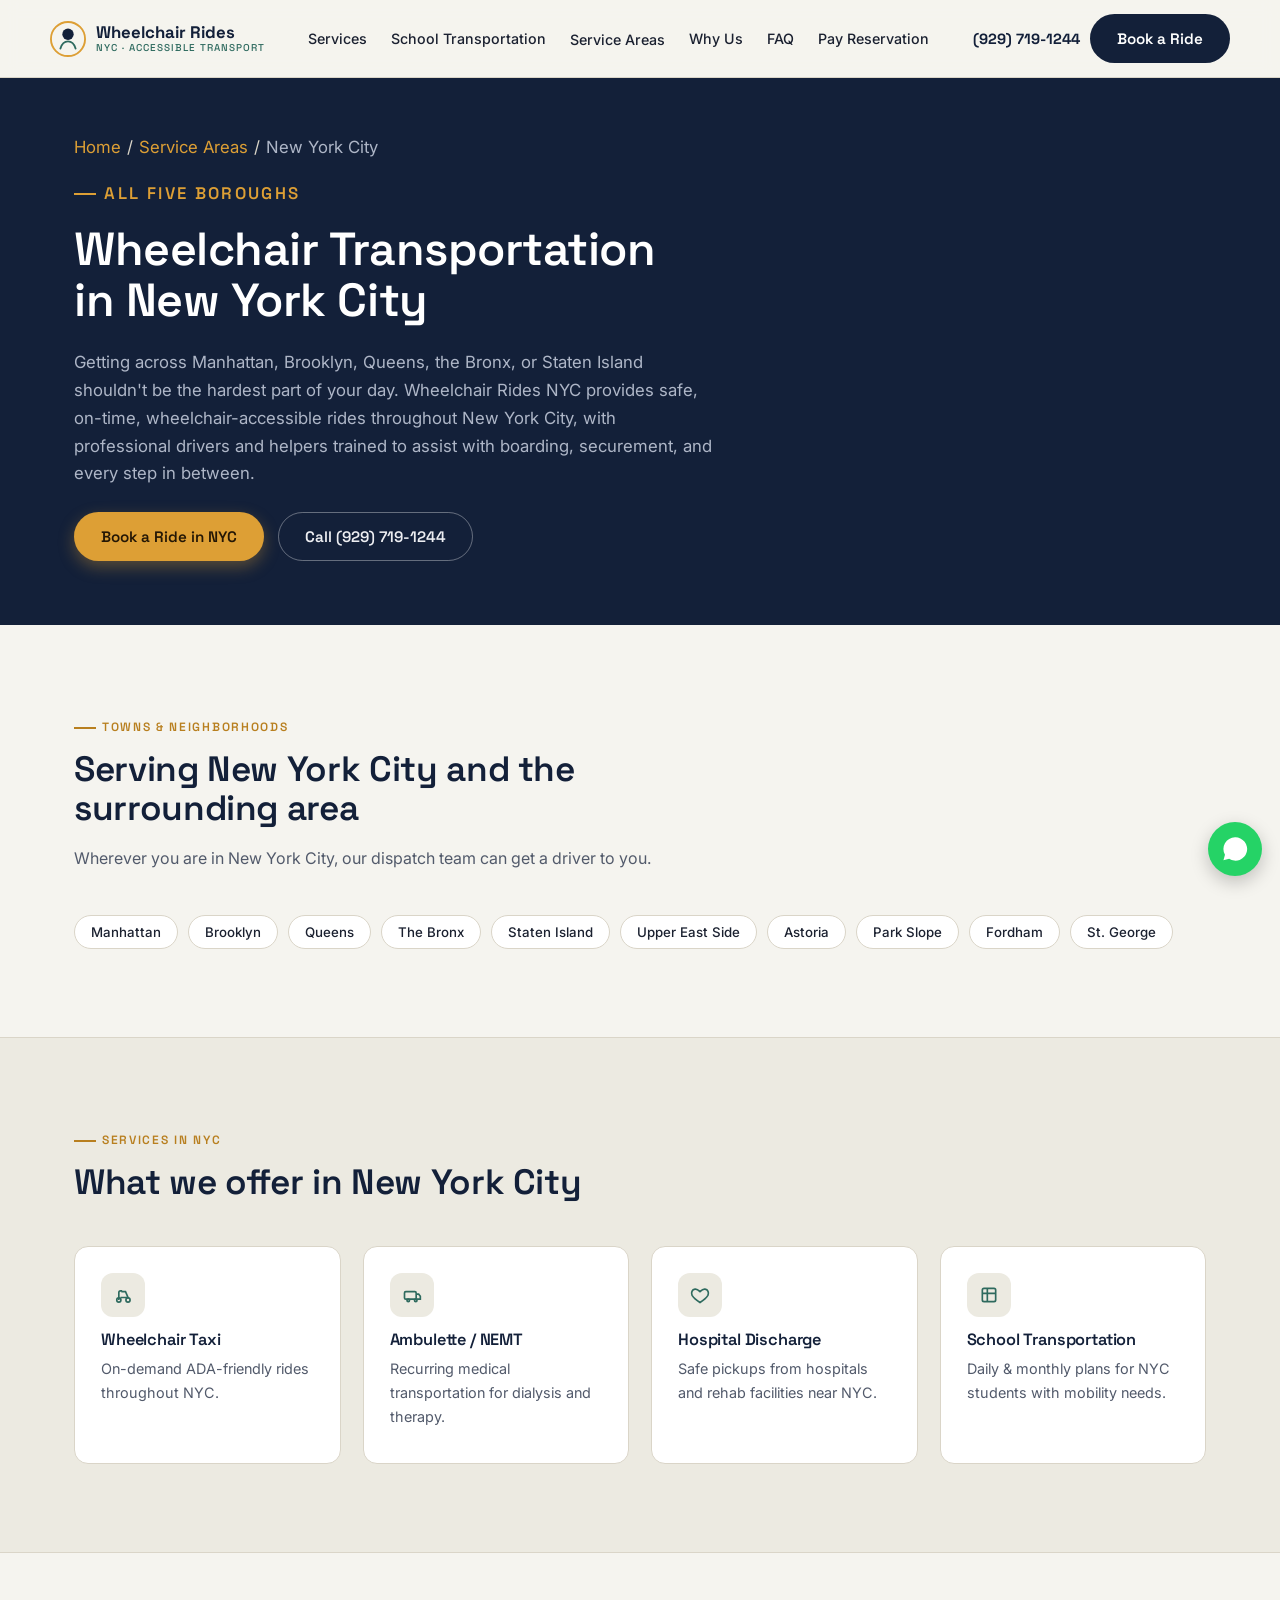
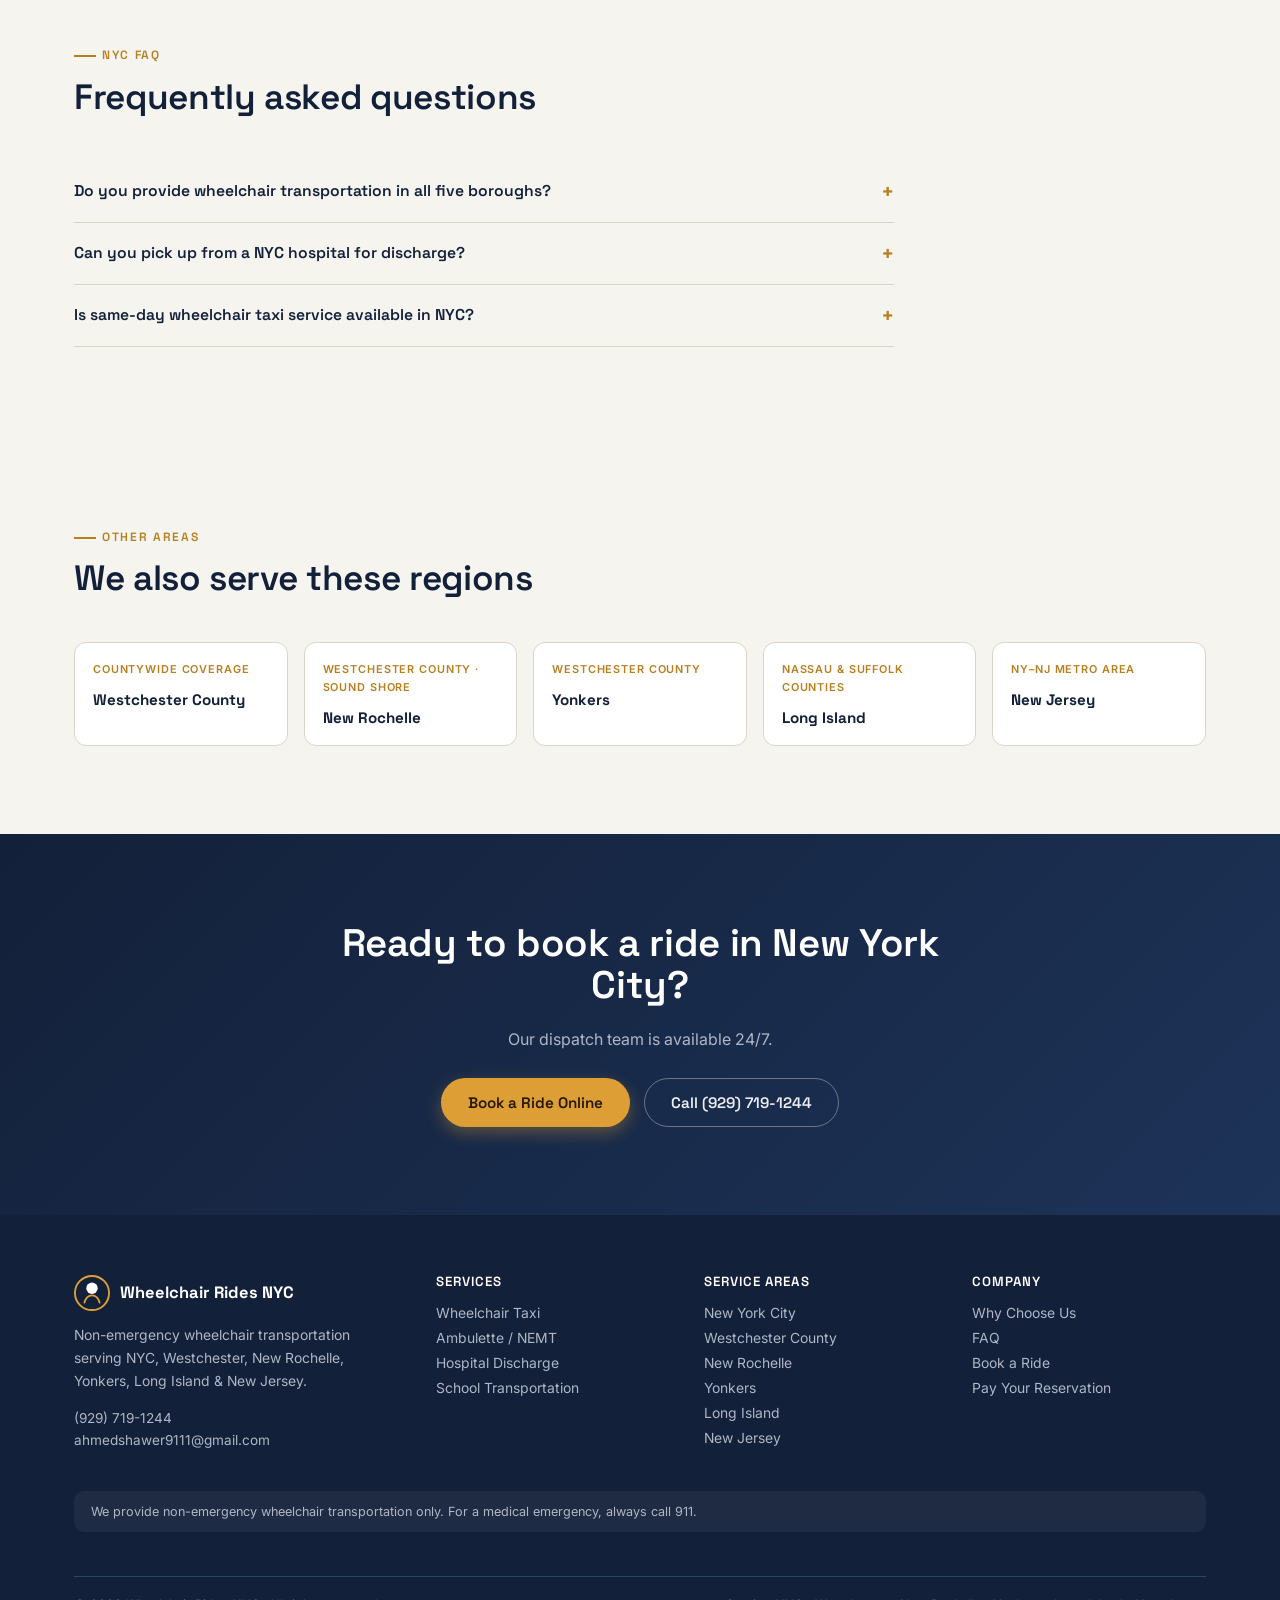
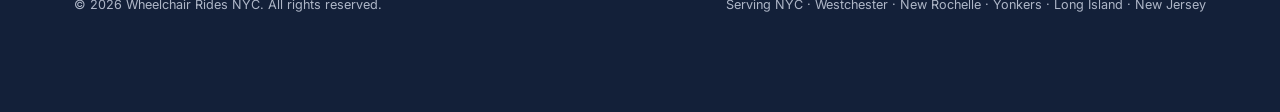
<file: nyc.html>
<!DOCTYPE html>
<html lang="en">
<head>
<meta charset="UTF-8">
<meta name="viewport" content="width=device-width, initial-scale=1.0">
<meta name="author" content="Wheelchair Rides NYC">
<meta name="theme-color" content="#132039">
<meta name="format-detection" content="telephone=yes">
<link rel="alternate" hreflang="en-us" href="https://wheelchairridesnyc.com/">
<title>Wheelchair Transportation in New York City | Wheelchair Rides NYC</title>
<meta name="description" content="ADA-friendly wheelchair transportation across all five NYC boroughs. 24/7 rides for medical appointments, hospital discharge, and daily school transportation. Call (929) 719-1244.">
<link rel="canonical" href="https://wheelchairridesnyc.com/nyc.html">
<meta property="og:type" content="website">
<meta property="og:site_name" content="Wheelchair Rides NYC">
<meta property="og:title" content="Wheelchair Transportation in New York City">
<meta property="og:description" content="ADA-friendly wheelchair transportation across all five NYC boroughs. 24/7 rides for medical appointments, hospital discharge, and daily school transportation. Call (929) 719-1244.">
<meta property="og:url" content="https://wheelchairridesnyc.com/nyc.html">
<meta property="og:image" content="https://wheelchairridesnyc.com/og-image.jpg">
<meta name="twitter:image" content="https://wheelchairridesnyc.com/og-image.jpg">
<meta name="twitter:card" content="summary_large_image">
<meta name="robots" content="index, follow">
<meta name="geo.region" content="US-NY">
<link rel="stylesheet" href="styles.css">
<link rel="preconnect" href="https://fonts.googleapis.com">
<link rel="preconnect" href="https://fonts.gstatic.com" crossorigin>
<link href="https://fonts.googleapis.com/css2?family=Space+Grotesk:wght@500;600;700&family=Inter:wght@400;500;600;700&display=swap" rel="stylesheet">
<script type="application/ld+json">
{
  "@context": "https://schema.org",
  "@type": "LocalBusiness",
  "name": "Wheelchair Rides NYC",
  "description": "Wheelchair-accessible, non-emergency transportation serving New York City, Westchester County, New Rochelle, Yonkers, Long Island, and New Jersey.",
  "telephone": "+1-929-719-1244",
  "email": "ahmedshawer9111@gmail.com",
  "url": "https://wheelchairridesnyc.com/",
  "priceRange": "$$",
  "openingHours": "Mo-Su 00:00-23:59",
  "areaServed": [
    {
      "@type": "City",
      "name": "New York City"
    },
    {
      "@type": "AdministrativeArea",
      "name": "Westchester County"
    },
    {
      "@type": "City",
      "name": "New Rochelle"
    },
    {
      "@type": "City",
      "name": "Yonkers"
    },
    {
      "@type": "AdministrativeArea",
      "name": "Long Island"
    },
    {
      "@type": "State",
      "name": "New Jersey"
    }
  ]
}
</script>
<script type="application/ld+json">
{
  "@context": "https://schema.org",
  "@type": "FAQPage",
  "mainEntity": [
    {
      "@type": "Question",
      "name": "Do you provide wheelchair transportation in all five boroughs?",
      "acceptedAnswer": {
        "@type": "Answer",
        "text": "Yes. We serve Manhattan, Brooklyn, Queens, the Bronx, and Staten Island, including inter-borough trips such as a Bronx pickup to a Manhattan medical appointment."
      }
    },
    {
      "@type": "Question",
      "name": "Can you pick up from a NYC hospital for discharge?",
      "acceptedAnswer": {
        "@type": "Answer",
        "text": "Yes. We provide hospital discharge transportation from hospitals and rehab facilities across NYC, with assistance from bedside to vehicle."
      }
    },
    {
      "@type": "Question",
      "name": "Is same-day wheelchair taxi service available in NYC?",
      "acceptedAnswer": {
        "@type": "Answer",
        "text": "Yes, same-day and urgent requests are welcome across all boroughs. Call (929) 719-1244 to check availability."
      }
    }
  ]
}
</script>
<script type="application/ld+json">
{
  "@context": "https://schema.org",
  "@type": "BreadcrumbList",
  "itemListElement": [
    {
      "@type": "ListItem",
      "position": 1,
      "name": "Home",
      "item": "https://wheelchairridesnyc.com/"
    },
    {
      "@type": "ListItem",
      "position": 2,
      "name": "Service Areas",
      "item": "https://wheelchairridesnyc.com/index.html#areas"
    },
    {
      "@type": "ListItem",
      "position": 3,
      "name": "New York City",
      "item": "https://wheelchairridesnyc.com/nyc.html"
    }
  ]
}
</script>
<script type="application/ld+json">
{
  "@context": "https://schema.org",
  "@type": ["LocalBusiness","MedicalBusiness"],
  "@id": "https://wheelchairridesnyc.com/#business",
  "name": "Wheelchair Rides NYC",
  "alternateName": "NYC Access Wheelchair Transportation",
  "description": "Non-emergency wheelchair-accessible transportation serving NYC, Westchester, New Rochelle, Yonkers, Long Island, and New Jersey. Medical appointments, hospital discharge, dialysis, senior and school transportation, available 24/7.",
  "url": "https://wheelchairridesnyc.com/",
  "telephone": "+1-929-719-1244",
  "email": "ahmedshawer9111@gmail.com",
  "priceRange": "$$",
  "image": "https://wheelchairridesnyc.com/og-image.jpg",
  "openingHoursSpecification": {
    "@type": "OpeningHoursSpecification",
    "dayOfWeek": ["Monday","Tuesday","Wednesday","Thursday","Friday","Saturday","Sunday"],
    "opens": "00:00",
    "closes": "23:59"
  },
  "contactPoint": {
    "@type": "ContactPoint",
    "telephone": "+1-929-719-1244",
    "contactType": "customer service",
    "availableLanguage": ["English","Spanish"],
    "areaServed": ["US-NY","US-NJ"]
  },
  "areaServed": [
    {"@type":"City","name":"New York City"},
    {"@type":"City","name":"Manhattan"},
    {"@type":"City","name":"Brooklyn"},
    {"@type":"City","name":"Queens"},
    {"@type":"City","name":"Bronx"},
    {"@type":"City","name":"Staten Island"},
    {"@type":"AdministrativeArea","name":"Westchester County"},
    {"@type":"City","name":"Yonkers"},
    {"@type":"City","name":"New Rochelle"},
    {"@type":"AdministrativeArea","name":"Nassau County"},
    {"@type":"AdministrativeArea","name":"Suffolk County"},
    {"@type":"AdministrativeArea","name":"Long Island"},
    {"@type":"State","name":"New Jersey"}
  ],
  "hasOfferCatalog": {
    "@type": "OfferCatalog",
    "name": "Wheelchair Transportation Services",
    "itemListElement": [
      {"@type":"Offer","itemOffered":{"@type":"Service","name":"Wheelchair Taxi"}},
      {"@type":"Offer","itemOffered":{"@type":"Service","name":"Ambulette / NEMT"}},
      {"@type":"Offer","itemOffered":{"@type":"Service","name":"Hospital Discharge Transportation"}},
      {"@type":"Offer","itemOffered":{"@type":"Service","name":"Dialysis Transportation"}},
      {"@type":"Offer","itemOffered":{"@type":"Service","name":"Senior Transportation"}},
      {"@type":"Offer","itemOffered":{"@type":"Service","name":"School Transportation"}},
      {"@type":"Offer","itemOffered":{"@type":"Service","name":"Airport Transportation"}}
    ]
  }
}
</script>
</head>
<body>
<header>
  <div class="wrap nav">
    <a href="index.html" class="brand">
      <svg width="36" height="36" viewBox="0 0 38 38" fill="none" xmlns="http://www.w3.org/2000/svg">
        <circle cx="19" cy="19" r="18" stroke="#DD9F35" stroke-width="2"/>
        <path d="M19 8a6 6 0 100 12 6 6 0 000-12z" fill="#132039"/>
        <path d="M11 29c1.5-5 4.2-7.5 8-7.5s6.5 2.5 8 7.5" stroke="#2E6A5E" stroke-width="2" stroke-linecap="round"/>
      </svg>
      <span class="brand-text">Wheelchair Rides<span>NYC · Accessible Transport</span></span>
    </a>
    <nav class="nav-links">
      <a href="index.html#services">Services</a>
      <a href="index.html#school">School Transportation</a>
      <div class="has-menu">
        <a href="index.html#areas">Service Areas</a>
        <div class="dropdown">
          <a href="nyc.html">New York City</a>
<a href="westchester.html">Westchester County</a>
<a href="new-rochelle.html">New Rochelle</a>
<a href="yonkers.html">Yonkers</a>
<a href="long-island.html">Long Island</a>
<a href="new-jersey.html">New Jersey</a>

        </div>
      </div>
      <a href="index.html#why">Why Us</a>
      <a href="index.html#faq">FAQ</a>
      <a href="payment.html">Pay Reservation</a>
    </nav>
    <div class="nav-cta">
      <a class="nav-phone" href="tel:+19297191244">(929) 719-1244</a>
      <a class="btn btn-dark" href="booking.html">Book a Ride</a>
    </div>
  </div>
</header>
<main id="top">

<section class="area-hero">
  <div class="wrap">
    <p class="breadcrumb"><a href="index.html">Home</a><span class="sep">/</span><a href="index.html#areas">Service Areas</a><span class="sep">/</span>New York City</p>
    <p class="eyebrow">All Five Boroughs</p>
    <h1>Wheelchair Transportation in New York City</h1>
    <p>Getting across Manhattan, Brooklyn, Queens, the Bronx, or Staten Island shouldn't be the hardest part of your day. Wheelchair Rides NYC provides safe, on-time, wheelchair-accessible rides throughout New York City, with professional drivers and helpers trained to assist with boarding, securement, and every step in between.</p>
    <div class="hero-actions">
      <a class="btn btn-primary" href="booking.html">Book a Ride in NYC</a>
      <a class="btn btn-ghost" href="tel:+19297191244">Call (929) 719-1244</a>
    </div>
  </div>
</section>

<section>
  <div class="wrap">
    <div class="section-head">
      <p class="eyebrow">Towns &amp; Neighborhoods</p>
      <h2>Serving New York City and the surrounding area</h2>
      <p>Wherever you are in New York City, our dispatch team can get a driver to you.</p>
    </div>
    <div class="town-pills"><span class="pill">Manhattan</span><span class="pill">Brooklyn</span><span class="pill">Queens</span><span class="pill">The Bronx</span><span class="pill">Staten Island</span><span class="pill">Upper East Side</span><span class="pill">Astoria</span><span class="pill">Park Slope</span><span class="pill">Fordham</span><span class="pill">St. George</span></div>
  </div>
</section>

<section style="background:var(--paper-2); border-top:1px solid var(--line); border-bottom:1px solid var(--line);">
  <div class="wrap">
    <div class="section-head">
      <p class="eyebrow">Services in NYC</p>
      <h2>What we offer in New York City</h2>
    </div>
    <div class="grid-4">
      <div class="card">
        <div class="ico"><svg width="20" height="20" viewBox="0 0 24 24" fill="none" stroke="currentColor" stroke-width="2"><circle cx="7" cy="18" r="2.5"/><circle cx="18" cy="18" r="2.5"/><path d="M7 18V9a2 2 0 012-2h2M9 15h9l-3-7H10"/></svg></div>
        <h3>Wheelchair Taxi</h3>
        <p>On-demand ADA-friendly rides throughout NYC.</p>
      </div>
      <div class="card">
        <div class="ico"><svg width="20" height="20" viewBox="0 0 24 24" fill="none" stroke="currentColor" stroke-width="2"><rect x="3" y="8" width="14" height="9" rx="1.5"/><path d="M17 11h3l2 2.5V17h-5"/><circle cx="7.5" cy="18.5" r="1.5"/><circle cx="16.5" cy="18.5" r="1.5"/></svg></div>
        <h3>Ambulette / NEMT</h3>
        <p>Recurring medical transportation for dialysis and therapy.</p>
      </div>
      <div class="card">
        <div class="ico"><svg width="20" height="20" viewBox="0 0 24 24" fill="none" stroke="currentColor" stroke-width="2"><path d="M12 21s-7-4.35-9.5-8.5C1 9 2.5 5.5 6 5c2-.3 3.6.7 6 3 2.4-2.3 4-3.3 6-3 3.5.5 5 4 3.5 7.5C19 16.65 12 21 12 21z"/></svg></div>
        <h3>Hospital Discharge</h3>
        <p>Safe pickups from hospitals and rehab facilities near NYC.</p>
      </div>
      <div class="card">
        <div class="ico"><svg width="20" height="20" viewBox="0 0 24 24" fill="none" stroke="currentColor" stroke-width="2"><rect x="4" y="4" width="16" height="16" rx="2"/><path d="M4 10h16M10 4v16"/></svg></div>
        <h3>School Transportation</h3>
        <p>Daily &amp; monthly plans for NYC students with mobility needs.</p>
      </div>
    </div>
  </div>
</section>

<section id="faq">
  <div class="wrap">
    <div class="section-head">
      <p class="eyebrow">NYC FAQ</p>
      <h2>Frequently asked questions</h2>
    </div>
    <div class="faq">
      <details class="faq-item">
          <summary>Do you provide wheelchair transportation in all five boroughs?<span class="plus">+</span></summary>
          <p>Yes. We serve Manhattan, Brooklyn, Queens, the Bronx, and Staten Island, including inter-borough trips such as a Bronx pickup to a Manhattan medical appointment.</p>
        </details>
        <details class="faq-item">
          <summary>Can you pick up from a NYC hospital for discharge?<span class="plus">+</span></summary>
          <p>Yes. We provide hospital discharge transportation from hospitals and rehab facilities across NYC, with assistance from bedside to vehicle.</p>
        </details>
        <details class="faq-item">
          <summary>Is same-day wheelchair taxi service available in NYC?<span class="plus">+</span></summary>
          <p>Yes, same-day and urgent requests are welcome across all boroughs. Call (929) 719-1244 to check availability.</p>
        </details>
        
    </div>
  </div>
</section>

<section>
  <div class="wrap">
    <div class="section-head">
      <p class="eyebrow">Other Areas</p>
      <h2>We also serve these regions</h2>
    </div>
    <div class="related-grid"><a class="related-card" href="westchester.html">
      <p class="tag">Countywide Coverage</p>
      <strong>Westchester County</strong>
    </a>
    <a class="related-card" href="new-rochelle.html">
      <p class="tag">Westchester County · Sound Shore</p>
      <strong>New Rochelle</strong>
    </a>
    <a class="related-card" href="yonkers.html">
      <p class="tag">Westchester County</p>
      <strong>Yonkers</strong>
    </a>
    <a class="related-card" href="long-island.html">
      <p class="tag">Nassau & Suffolk Counties</p>
      <strong>Long Island</strong>
    </a>
    <a class="related-card" href="new-jersey.html">
      <p class="tag">NY–NJ Metro Area</p>
      <strong>New Jersey</strong>
    </a>
    </div>
  </div>
</section>

<section class="final-cta">
  <div class="wrap">
    <h2>Ready to book a ride in New York City?</h2>
    <p>Our dispatch team is available 24/7.</p>
    <div class="final-actions">
      <a class="btn btn-primary" href="booking.html">Book a Ride Online</a>
      <a class="btn btn-ghost" href="tel:+19297191244">Call (929) 719-1244</a>
    </div>
  </div>
</section>

</main>
<footer>
  <div class="wrap">
    <div class="foot-grid">
      <div>
        <div class="foot-brand">
          <svg width="36" height="36" viewBox="0 0 38 38" fill="none" xmlns="http://www.w3.org/2000/svg">
        <circle cx="19" cy="19" r="18" stroke="#DD9F35" stroke-width="2"/>
        <path d="M19 8a6 6 0 100 12 6 6 0 000-12z" fill="#fff"/>
        <path d="M11 29c1.5-5 4.2-7.5 8-7.5s6.5 2.5 8 7.5" stroke="#DD9F35" stroke-width="2" stroke-linecap="round"/>
      </svg>
          <span>Wheelchair Rides NYC</span>
        </div>
        <p style="color:var(--text-on-dark-soft); max-width:34ch;">Non-emergency wheelchair transportation serving NYC, Westchester, New Rochelle, Yonkers, Long Island &amp; New Jersey.</p>
        <p style="color:var(--text-on-dark-soft); font-size:.85rem;">
          <a href="tel:+19297191244">(929) 719-1244</a><br>
          <a href="mailto:ahmedshawer9111@gmail.com">ahmedshawer9111@gmail.com</a>
        </p>
      </div>
      <div>
        <h4>Services</h4>
        <ul>
          <li><a href="index.html#services">Wheelchair Taxi</a></li>
          <li><a href="index.html#services">Ambulette / NEMT</a></li>
          <li><a href="index.html#services">Hospital Discharge</a></li>
          <li><a href="index.html#school">School Transportation</a></li>
        </ul>
      </div>
      <div>
        <h4>Service Areas</h4>
        <ul>
          <li><a href="nyc.html">New York City</a></li>
<li><a href="westchester.html">Westchester County</a></li>
<li><a href="new-rochelle.html">New Rochelle</a></li>
<li><a href="yonkers.html">Yonkers</a></li>
<li><a href="long-island.html">Long Island</a></li>
<li><a href="new-jersey.html">New Jersey</a></li>

        </ul>
      </div>
      <div>
        <h4>Company</h4>
        <ul>
          <li><a href="index.html#why">Why Choose Us</a></li>
          <li><a href="index.html#faq">FAQ</a></li>
          <li><a href="booking.html">Book a Ride</a></li>
          <li><a href="payment.html">Pay Your Reservation</a></li>
        </ul>
      </div>
    </div>

    <div class="disclaimer">
      We provide non-emergency wheelchair transportation only. For a medical emergency, always call 911.
    </div>

    <div class="foot-bottom">
      <span>&copy; 2026 Wheelchair Rides NYC. All rights reserved.</span>
      <span>Serving NYC &middot; Westchester &middot; New Rochelle &middot; Yonkers &middot; Long Island &middot; New Jersey</span>
    </div>
  </div>
</footer>
<a class="wa-float" href="https://wa.me/19297191244?text=Hello%2C%20I%20would%20like%20a%20wheelchair%20transportation%20quote." aria-label="Chat on WhatsApp" target="_blank" rel="noopener"><svg width="28" height="28" viewBox="0 0 24 24" fill="#fff"><path d="M17.5 14.4c-.3-.2-1.7-.8-2-.9-.3-.1-.5-.2-.6.2-.2.3-.7.9-.8 1-.2.2-.3.2-.6.1-.3-.2-1.2-.5-2.3-1.4-.9-.8-1.4-1.7-1.6-2-.2-.3 0-.5.1-.6l.5-.5c.1-.2.2-.3.3-.5.1-.2 0-.4 0-.5 0-.2-.6-1.5-.9-2-.2-.5-.4-.4-.6-.4h-.5c-.2 0-.5 0-.7.3-.2.3-.9.9-.9 2.2s.9 2.5 1 2.7c.2.2 1.8 2.8 4.4 3.9.6.3 1.1.4 1.5.5.6.2 1.2.2 1.6.1.5-.1 1.5-.6 1.7-1.2.2-.6.2-1.1.2-1.2-.1-.2-.3-.2-.5-.4zM12 2a10 10 0 00-8.6 15l-1.3 4.7L7 20.4A10 10 0 1012 2z"/></svg></a>
<div class="mobile-bar">
  <a class="btn btn-primary" href="tel:+19297191244">Call Now</a>
  <a class="btn btn-ghost" style="border-color:rgba(255,255,255,.4);color:#fff;" href="booking.html">Book a Ride</a>
</div>
<script src="script.js"></script>
</body>
</html>
</file>
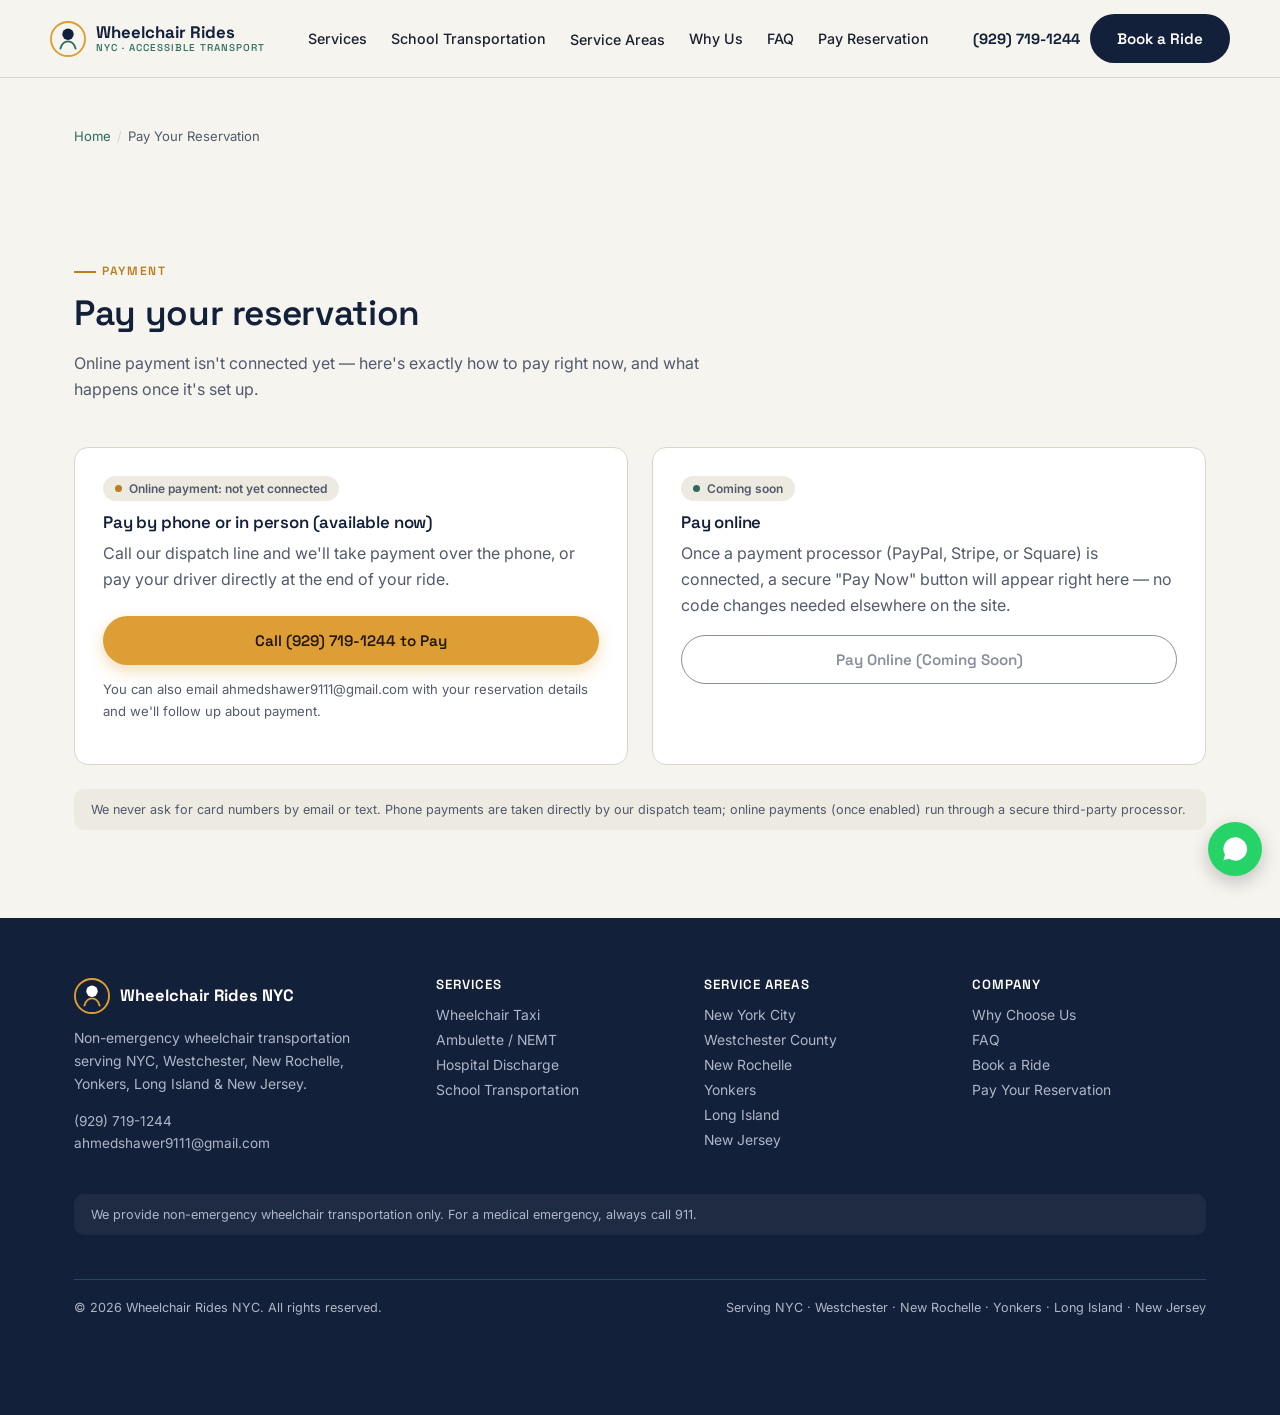
<file: payment.html>
<!DOCTYPE html>
<html lang="en">
<head>
<meta charset="UTF-8">
<meta name="viewport" content="width=device-width, initial-scale=1.0">
<meta name="author" content="Wheelchair Rides NYC">
<meta name="theme-color" content="#132039">
<meta name="format-detection" content="telephone=yes">
<link rel="alternate" hreflang="en-us" href="https://wheelchairridesnyc.com/">
<title>Pay Your Reservation | Wheelchair Rides NYC</title>
<meta name="description" content="Pay for your wheelchair transportation reservation by phone or in person. Online payment coming soon.">
<link rel="canonical" href="https://wheelchairridesnyc.com/payment.html">
<meta property="og:type" content="website">
<meta property="og:site_name" content="Wheelchair Rides NYC">
<meta property="og:title" content="Pay Your Reservation | Wheelchair Rides NYC">
<meta property="og:description" content="Pay for your wheelchair transportation reservation by phone or in person. Online payment coming soon.">
<meta property="og:url" content="https://wheelchairridesnyc.com/payment.html">
<meta property="og:image" content="https://wheelchairridesnyc.com/og-image.jpg">
<meta name="twitter:image" content="https://wheelchairridesnyc.com/og-image.jpg">
<meta name="twitter:card" content="summary_large_image">
<meta name="robots" content="index, follow">
<meta name="geo.region" content="US-NY">
<link rel="stylesheet" href="styles.css">
<link rel="preconnect" href="https://fonts.googleapis.com">
<link rel="preconnect" href="https://fonts.gstatic.com" crossorigin>
<link href="https://fonts.googleapis.com/css2?family=Space+Grotesk:wght@500;600;700&family=Inter:wght@400;500;600;700&display=swap" rel="stylesheet">
<script type="application/ld+json">
{
  "@context": "https://schema.org",
  "@type": "LocalBusiness",
  "name": "Wheelchair Rides NYC",
  "description": "Wheelchair-accessible, non-emergency transportation serving New York City, Westchester County, New Rochelle, Yonkers, Long Island, and New Jersey.",
  "telephone": "+1-929-719-1244",
  "email": "ahmedshawer9111@gmail.com",
  "url": "https://wheelchairridesnyc.com/",
  "priceRange": "$$",
  "openingHours": "Mo-Su 00:00-23:59",
  "areaServed": [
    {
      "@type": "City",
      "name": "New York City"
    },
    {
      "@type": "AdministrativeArea",
      "name": "Westchester County"
    },
    {
      "@type": "City",
      "name": "New Rochelle"
    },
    {
      "@type": "City",
      "name": "Yonkers"
    },
    {
      "@type": "AdministrativeArea",
      "name": "Long Island"
    },
    {
      "@type": "State",
      "name": "New Jersey"
    }
  ]
}
</script>
<script type="application/ld+json">
{
  "@context": "https://schema.org",
  "@type": ["LocalBusiness","MedicalBusiness"],
  "@id": "https://wheelchairridesnyc.com/#business",
  "name": "Wheelchair Rides NYC",
  "alternateName": "NYC Access Wheelchair Transportation",
  "description": "Non-emergency wheelchair-accessible transportation serving NYC, Westchester, New Rochelle, Yonkers, Long Island, and New Jersey. Medical appointments, hospital discharge, dialysis, senior and school transportation, available 24/7.",
  "url": "https://wheelchairridesnyc.com/",
  "telephone": "+1-929-719-1244",
  "email": "ahmedshawer9111@gmail.com",
  "priceRange": "$$",
  "image": "https://wheelchairridesnyc.com/og-image.jpg",
  "openingHoursSpecification": {
    "@type": "OpeningHoursSpecification",
    "dayOfWeek": ["Monday","Tuesday","Wednesday","Thursday","Friday","Saturday","Sunday"],
    "opens": "00:00",
    "closes": "23:59"
  },
  "contactPoint": {
    "@type": "ContactPoint",
    "telephone": "+1-929-719-1244",
    "contactType": "customer service",
    "availableLanguage": ["English","Spanish"],
    "areaServed": ["US-NY","US-NJ"]
  },
  "areaServed": [
    {"@type":"City","name":"New York City"},
    {"@type":"City","name":"Manhattan"},
    {"@type":"City","name":"Brooklyn"},
    {"@type":"City","name":"Queens"},
    {"@type":"City","name":"Bronx"},
    {"@type":"City","name":"Staten Island"},
    {"@type":"AdministrativeArea","name":"Westchester County"},
    {"@type":"City","name":"Yonkers"},
    {"@type":"City","name":"New Rochelle"},
    {"@type":"AdministrativeArea","name":"Nassau County"},
    {"@type":"AdministrativeArea","name":"Suffolk County"},
    {"@type":"AdministrativeArea","name":"Long Island"},
    {"@type":"State","name":"New Jersey"}
  ],
  "hasOfferCatalog": {
    "@type": "OfferCatalog",
    "name": "Wheelchair Transportation Services",
    "itemListElement": [
      {"@type":"Offer","itemOffered":{"@type":"Service","name":"Wheelchair Taxi"}},
      {"@type":"Offer","itemOffered":{"@type":"Service","name":"Ambulette / NEMT"}},
      {"@type":"Offer","itemOffered":{"@type":"Service","name":"Hospital Discharge Transportation"}},
      {"@type":"Offer","itemOffered":{"@type":"Service","name":"Dialysis Transportation"}},
      {"@type":"Offer","itemOffered":{"@type":"Service","name":"Senior Transportation"}},
      {"@type":"Offer","itemOffered":{"@type":"Service","name":"School Transportation"}},
      {"@type":"Offer","itemOffered":{"@type":"Service","name":"Airport Transportation"}}
    ]
  }
}
</script>
</head>
<body>
<header>
  <div class="wrap nav">
    <a href="index.html" class="brand">
      <svg width="36" height="36" viewBox="0 0 38 38" fill="none" xmlns="http://www.w3.org/2000/svg">
        <circle cx="19" cy="19" r="18" stroke="#DD9F35" stroke-width="2"/>
        <path d="M19 8a6 6 0 100 12 6 6 0 000-12z" fill="#132039"/>
        <path d="M11 29c1.5-5 4.2-7.5 8-7.5s6.5 2.5 8 7.5" stroke="#2E6A5E" stroke-width="2" stroke-linecap="round"/>
      </svg>
      <span class="brand-text">Wheelchair Rides<span>NYC · Accessible Transport</span></span>
    </a>
    <nav class="nav-links">
      <a href="index.html#services">Services</a>
      <a href="index.html#school">School Transportation</a>
      <div class="has-menu">
        <a href="index.html#areas">Service Areas</a>
        <div class="dropdown">
          <a href="nyc.html">New York City</a>
<a href="westchester.html">Westchester County</a>
<a href="new-rochelle.html">New Rochelle</a>
<a href="yonkers.html">Yonkers</a>
<a href="long-island.html">Long Island</a>
<a href="new-jersey.html">New Jersey</a>

        </div>
      </div>
      <a href="index.html#why">Why Us</a>
      <a href="index.html#faq">FAQ</a>
      <a href="payment.html">Pay Reservation</a>
    </nav>
    <div class="nav-cta">
      <a class="nav-phone" href="tel:+19297191244">(929) 719-1244</a>
      <a class="btn btn-dark" href="booking.html">Book a Ride</a>
    </div>
  </div>
</header>
<main id="top">

<section style="padding-top:32px;">
  <div class="wrap">
    <p class="breadcrumb"><a href="index.html">Home</a><span class="sep">/</span>Pay Your Reservation</p>
  </div>
</section>

<section style="padding-top:8px;">
  <div class="wrap">
    <div class="section-head">
      <p class="eyebrow">Payment</p>
      <h2>Pay your reservation</h2>
      <p>Online payment isn't connected yet &mdash; here's exactly how to pay right now, and what happens once it's set up.</p>
    </div>

    <div class="pay-shell">
      <div class="pay-card">
        <span class="status-badge pending">Online payment: not yet connected</span>
        <h3>Pay by phone or in person (available now)</h3>
        <p>Call our dispatch line and we'll take payment over the phone, or pay your driver directly at the end of your ride.</p>
        <a class="btn btn-primary btn-block" href="tel:+19297191244" style="margin-top:8px;">Call (929) 719-1244 to Pay</a>
        <p class="form-note">You can also email ahmedshawer9111@gmail.com with your reservation details and we'll follow up about payment.</p>
      </div>

      <div class="pay-card">
        <span class="status-badge ready">Coming soon</span>
        <h3>Pay online</h3>
        <p>Once a payment processor (PayPal, Stripe, or Square) is connected, a secure "Pay Now" button will appear right here &mdash; no code changes needed elsewhere on the site.</p>
        <button class="btn btn-outline btn-block is-disabled" disabled>Pay Online (Coming Soon)</button>
        <!--
          SETUP NOTE FOR SITE OWNER:
          Once you create a payment link, replace the disabled button above with, e.g.:

          PayPal:  <a class="btn btn-primary btn-block" href="https://www.paypal.com/paypalme/YOURNAME/AMOUNT">Pay with PayPal</a>
          Stripe:  <a class="btn btn-primary btn-block" href="https://buy.stripe.com/YOUR_LINK_ID">Pay with Card</a>
          Square:  <a class="btn btn-primary btn-block" href="https://checkout.square.site/YOUR_LINK_ID">Pay with Card</a>
        -->
      </div>
    </div>

    <div class="disclaimer" style="margin-top:24px; background:var(--paper-2); color:var(--text-soft);">
      We never ask for card numbers by email or text. Phone payments are taken directly by our dispatch team; online payments (once enabled) run through a secure third-party processor.
    </div>
  </div>
</section>

</main>
<footer>
  <div class="wrap">
    <div class="foot-grid">
      <div>
        <div class="foot-brand">
          <svg width="36" height="36" viewBox="0 0 38 38" fill="none" xmlns="http://www.w3.org/2000/svg">
        <circle cx="19" cy="19" r="18" stroke="#DD9F35" stroke-width="2"/>
        <path d="M19 8a6 6 0 100 12 6 6 0 000-12z" fill="#fff"/>
        <path d="M11 29c1.5-5 4.2-7.5 8-7.5s6.5 2.5 8 7.5" stroke="#DD9F35" stroke-width="2" stroke-linecap="round"/>
      </svg>
          <span>Wheelchair Rides NYC</span>
        </div>
        <p style="color:var(--text-on-dark-soft); max-width:34ch;">Non-emergency wheelchair transportation serving NYC, Westchester, New Rochelle, Yonkers, Long Island &amp; New Jersey.</p>
        <p style="color:var(--text-on-dark-soft); font-size:.85rem;">
          <a href="tel:+19297191244">(929) 719-1244</a><br>
          <a href="mailto:ahmedshawer9111@gmail.com">ahmedshawer9111@gmail.com</a>
        </p>
      </div>
      <div>
        <h4>Services</h4>
        <ul>
          <li><a href="index.html#services">Wheelchair Taxi</a></li>
          <li><a href="index.html#services">Ambulette / NEMT</a></li>
          <li><a href="index.html#services">Hospital Discharge</a></li>
          <li><a href="index.html#school">School Transportation</a></li>
        </ul>
      </div>
      <div>
        <h4>Service Areas</h4>
        <ul>
          <li><a href="nyc.html">New York City</a></li>
<li><a href="westchester.html">Westchester County</a></li>
<li><a href="new-rochelle.html">New Rochelle</a></li>
<li><a href="yonkers.html">Yonkers</a></li>
<li><a href="long-island.html">Long Island</a></li>
<li><a href="new-jersey.html">New Jersey</a></li>

        </ul>
      </div>
      <div>
        <h4>Company</h4>
        <ul>
          <li><a href="index.html#why">Why Choose Us</a></li>
          <li><a href="index.html#faq">FAQ</a></li>
          <li><a href="booking.html">Book a Ride</a></li>
          <li><a href="payment.html">Pay Your Reservation</a></li>
        </ul>
      </div>
    </div>

    <div class="disclaimer">
      We provide non-emergency wheelchair transportation only. For a medical emergency, always call 911.
    </div>

    <div class="foot-bottom">
      <span>&copy; 2026 Wheelchair Rides NYC. All rights reserved.</span>
      <span>Serving NYC &middot; Westchester &middot; New Rochelle &middot; Yonkers &middot; Long Island &middot; New Jersey</span>
    </div>
  </div>
</footer>
<a class="wa-float" href="https://wa.me/19297191244?text=Hello%2C%20I%20would%20like%20a%20wheelchair%20transportation%20quote." aria-label="Chat on WhatsApp" target="_blank" rel="noopener"><svg width="28" height="28" viewBox="0 0 24 24" fill="#fff"><path d="M17.5 14.4c-.3-.2-1.7-.8-2-.9-.3-.1-.5-.2-.6.2-.2.3-.7.9-.8 1-.2.2-.3.2-.6.1-.3-.2-1.2-.5-2.3-1.4-.9-.8-1.4-1.7-1.6-2-.2-.3 0-.5.1-.6l.5-.5c.1-.2.2-.3.3-.5.1-.2 0-.4 0-.5 0-.2-.6-1.5-.9-2-.2-.5-.4-.4-.6-.4h-.5c-.2 0-.5 0-.7.3-.2.3-.9.9-.9 2.2s.9 2.5 1 2.7c.2.2 1.8 2.8 4.4 3.9.6.3 1.1.4 1.5.5.6.2 1.2.2 1.6.1.5-.1 1.5-.6 1.7-1.2.2-.6.2-1.1.2-1.2-.1-.2-.3-.2-.5-.4zM12 2a10 10 0 00-8.6 15l-1.3 4.7L7 20.4A10 10 0 1012 2z"/></svg></a>
<div class="mobile-bar">
  <a class="btn btn-primary" href="tel:+19297191244">Call Now</a>
  <a class="btn btn-ghost" style="border-color:rgba(255,255,255,.4);color:#fff;" href="booking.html">Book a Ride</a>
</div>
<script src="script.js"></script>
</body>
</html>
</file>
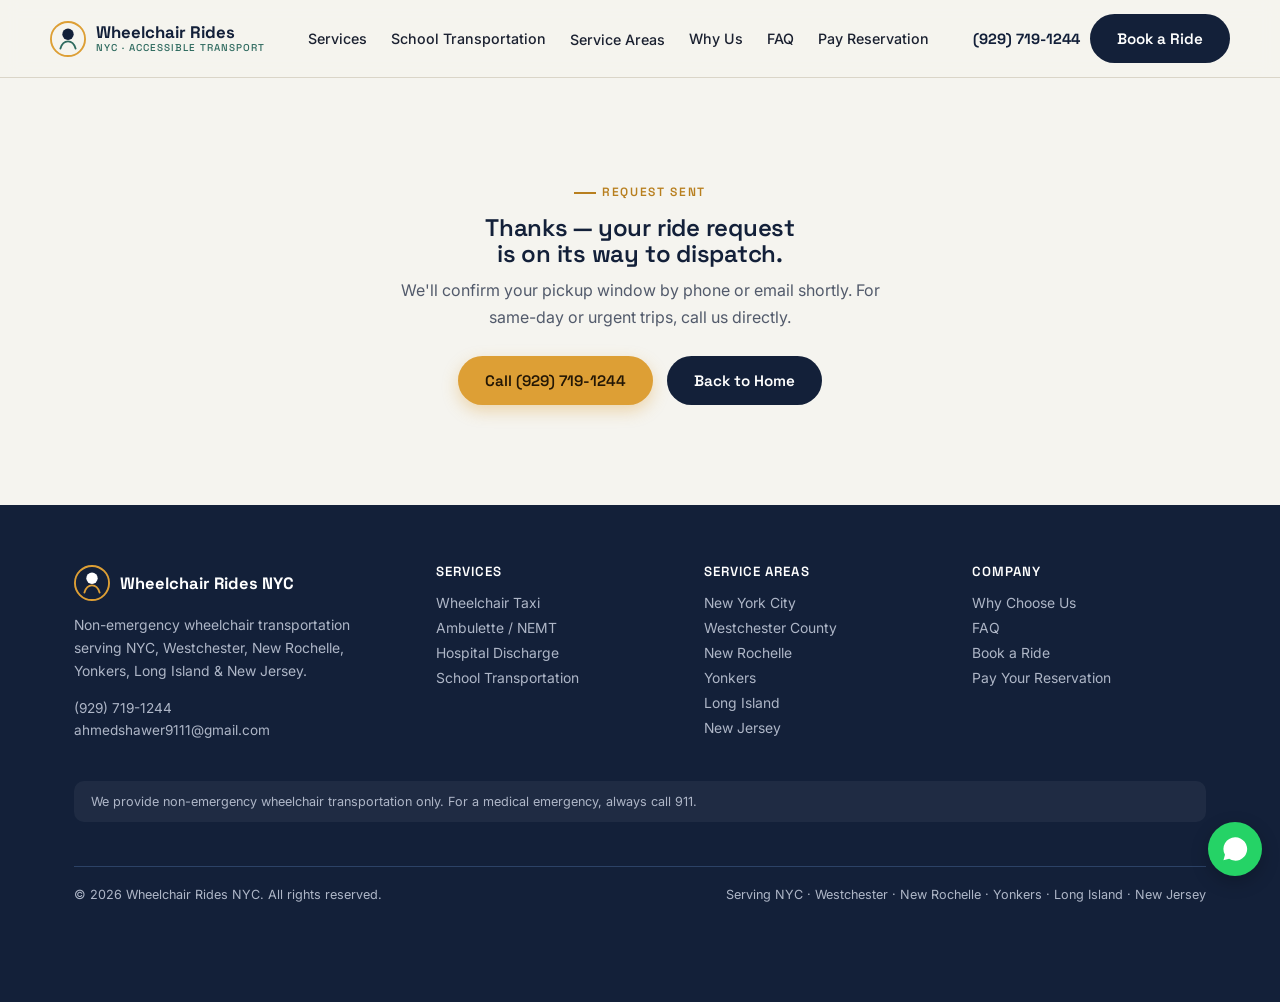
<file: thank-you.html>
<!DOCTYPE html>
<html lang="en">
<head>
<meta charset="UTF-8">
<meta name="viewport" content="width=device-width, initial-scale=1.0">
<meta name="author" content="Wheelchair Rides NYC">
<meta name="theme-color" content="#132039">
<meta name="format-detection" content="telephone=yes">
<link rel="alternate" hreflang="en-us" href="https://wheelchairridesnyc.com/">
<title>Request Received | Wheelchair Rides NYC</title>
<meta name="description" content="Your wheelchair transportation ride request has been received.">
<link rel="canonical" href="https://wheelchairridesnyc.com/thank-you.html">
<meta property="og:type" content="website">
<meta property="og:site_name" content="Wheelchair Rides NYC">
<meta property="og:title" content="Request Received | Wheelchair Rides NYC">
<meta property="og:description" content="Your wheelchair transportation ride request has been received.">
<meta property="og:url" content="https://wheelchairridesnyc.com/thank-you.html">
<meta property="og:image" content="https://wheelchairridesnyc.com/og-image.jpg">
<meta name="twitter:image" content="https://wheelchairridesnyc.com/og-image.jpg">
<meta name="twitter:card" content="summary_large_image">
<meta name="robots" content="index, follow">
<meta name="geo.region" content="US-NY">
<link rel="stylesheet" href="styles.css">
<link rel="preconnect" href="https://fonts.googleapis.com">
<link rel="preconnect" href="https://fonts.gstatic.com" crossorigin>
<link href="https://fonts.googleapis.com/css2?family=Space+Grotesk:wght@500;600;700&family=Inter:wght@400;500;600;700&display=swap" rel="stylesheet">

<script type="application/ld+json">
{
  "@context": "https://schema.org",
  "@type": ["LocalBusiness","MedicalBusiness"],
  "@id": "https://wheelchairridesnyc.com/#business",
  "name": "Wheelchair Rides NYC",
  "alternateName": "NYC Access Wheelchair Transportation",
  "description": "Non-emergency wheelchair-accessible transportation serving NYC, Westchester, New Rochelle, Yonkers, Long Island, and New Jersey. Medical appointments, hospital discharge, dialysis, senior and school transportation, available 24/7.",
  "url": "https://wheelchairridesnyc.com/",
  "telephone": "+1-929-719-1244",
  "email": "ahmedshawer9111@gmail.com",
  "priceRange": "$$",
  "image": "https://wheelchairridesnyc.com/og-image.jpg",
  "openingHoursSpecification": {
    "@type": "OpeningHoursSpecification",
    "dayOfWeek": ["Monday","Tuesday","Wednesday","Thursday","Friday","Saturday","Sunday"],
    "opens": "00:00",
    "closes": "23:59"
  },
  "contactPoint": {
    "@type": "ContactPoint",
    "telephone": "+1-929-719-1244",
    "contactType": "customer service",
    "availableLanguage": ["English","Spanish"],
    "areaServed": ["US-NY","US-NJ"]
  },
  "areaServed": [
    {"@type":"City","name":"New York City"},
    {"@type":"City","name":"Manhattan"},
    {"@type":"City","name":"Brooklyn"},
    {"@type":"City","name":"Queens"},
    {"@type":"City","name":"Bronx"},
    {"@type":"City","name":"Staten Island"},
    {"@type":"AdministrativeArea","name":"Westchester County"},
    {"@type":"City","name":"Yonkers"},
    {"@type":"City","name":"New Rochelle"},
    {"@type":"AdministrativeArea","name":"Nassau County"},
    {"@type":"AdministrativeArea","name":"Suffolk County"},
    {"@type":"AdministrativeArea","name":"Long Island"},
    {"@type":"State","name":"New Jersey"}
  ],
  "hasOfferCatalog": {
    "@type": "OfferCatalog",
    "name": "Wheelchair Transportation Services",
    "itemListElement": [
      {"@type":"Offer","itemOffered":{"@type":"Service","name":"Wheelchair Taxi"}},
      {"@type":"Offer","itemOffered":{"@type":"Service","name":"Ambulette / NEMT"}},
      {"@type":"Offer","itemOffered":{"@type":"Service","name":"Hospital Discharge Transportation"}},
      {"@type":"Offer","itemOffered":{"@type":"Service","name":"Dialysis Transportation"}},
      {"@type":"Offer","itemOffered":{"@type":"Service","name":"Senior Transportation"}},
      {"@type":"Offer","itemOffered":{"@type":"Service","name":"School Transportation"}},
      {"@type":"Offer","itemOffered":{"@type":"Service","name":"Airport Transportation"}}
    ]
  }
}
</script>
</head>
<body>
<header>
  <div class="wrap nav">
    <a href="index.html" class="brand">
      <svg width="36" height="36" viewBox="0 0 38 38" fill="none" xmlns="http://www.w3.org/2000/svg">
        <circle cx="19" cy="19" r="18" stroke="#DD9F35" stroke-width="2"/>
        <path d="M19 8a6 6 0 100 12 6 6 0 000-12z" fill="#132039"/>
        <path d="M11 29c1.5-5 4.2-7.5 8-7.5s6.5 2.5 8 7.5" stroke="#2E6A5E" stroke-width="2" stroke-linecap="round"/>
      </svg>
      <span class="brand-text">Wheelchair Rides<span>NYC · Accessible Transport</span></span>
    </a>
    <nav class="nav-links">
      <a href="index.html#services">Services</a>
      <a href="index.html#school">School Transportation</a>
      <div class="has-menu">
        <a href="index.html#areas">Service Areas</a>
        <div class="dropdown">
          <a href="nyc.html">New York City</a>
<a href="westchester.html">Westchester County</a>
<a href="new-rochelle.html">New Rochelle</a>
<a href="yonkers.html">Yonkers</a>
<a href="long-island.html">Long Island</a>
<a href="new-jersey.html">New Jersey</a>

        </div>
      </div>
      <a href="index.html#why">Why Us</a>
      <a href="index.html#faq">FAQ</a>
      <a href="payment.html">Pay Reservation</a>
    </nav>
    <div class="nav-cta">
      <a class="nav-phone" href="tel:+19297191244">(929) 719-1244</a>
      <a class="btn btn-dark" href="booking.html">Book a Ride</a>
    </div>
  </div>
</header>
<main id="top">

<section style="padding:100px 0;">
  <div class="wrap" style="text-align:center;">
    <p class="eyebrow" style="justify-content:center;">Request Sent</p>
    <h1 style="color:var(--ink); max-width:20ch; margin:0 auto .4em;">Thanks &mdash; your ride request is on its way to dispatch.</h1>
    <p style="max-width:50ch; margin:0 auto 26px;">We'll confirm your pickup window by phone or email shortly. For same-day or urgent trips, call us directly.</p>
    <div class="hero-actions" style="justify-content:center;">
      <a class="btn btn-primary" href="tel:+19297191244">Call (929) 719-1244</a>
      <a class="btn btn-dark" href="index.html">Back to Home</a>
    </div>
  </div>
</section>

</main>
<footer>
  <div class="wrap">
    <div class="foot-grid">
      <div>
        <div class="foot-brand">
          <svg width="36" height="36" viewBox="0 0 38 38" fill="none" xmlns="http://www.w3.org/2000/svg">
        <circle cx="19" cy="19" r="18" stroke="#DD9F35" stroke-width="2"/>
        <path d="M19 8a6 6 0 100 12 6 6 0 000-12z" fill="#fff"/>
        <path d="M11 29c1.5-5 4.2-7.5 8-7.5s6.5 2.5 8 7.5" stroke="#DD9F35" stroke-width="2" stroke-linecap="round"/>
      </svg>
          <span>Wheelchair Rides NYC</span>
        </div>
        <p style="color:var(--text-on-dark-soft); max-width:34ch;">Non-emergency wheelchair transportation serving NYC, Westchester, New Rochelle, Yonkers, Long Island &amp; New Jersey.</p>
        <p style="color:var(--text-on-dark-soft); font-size:.85rem;">
          <a href="tel:+19297191244">(929) 719-1244</a><br>
          <a href="mailto:ahmedshawer9111@gmail.com">ahmedshawer9111@gmail.com</a>
        </p>
      </div>
      <div>
        <h4>Services</h4>
        <ul>
          <li><a href="index.html#services">Wheelchair Taxi</a></li>
          <li><a href="index.html#services">Ambulette / NEMT</a></li>
          <li><a href="index.html#services">Hospital Discharge</a></li>
          <li><a href="index.html#school">School Transportation</a></li>
        </ul>
      </div>
      <div>
        <h4>Service Areas</h4>
        <ul>
          <li><a href="nyc.html">New York City</a></li>
<li><a href="westchester.html">Westchester County</a></li>
<li><a href="new-rochelle.html">New Rochelle</a></li>
<li><a href="yonkers.html">Yonkers</a></li>
<li><a href="long-island.html">Long Island</a></li>
<li><a href="new-jersey.html">New Jersey</a></li>

        </ul>
      </div>
      <div>
        <h4>Company</h4>
        <ul>
          <li><a href="index.html#why">Why Choose Us</a></li>
          <li><a href="index.html#faq">FAQ</a></li>
          <li><a href="booking.html">Book a Ride</a></li>
          <li><a href="payment.html">Pay Your Reservation</a></li>
        </ul>
      </div>
    </div>

    <div class="disclaimer">
      We provide non-emergency wheelchair transportation only. For a medical emergency, always call 911.
    </div>

    <div class="foot-bottom">
      <span>&copy; 2026 Wheelchair Rides NYC. All rights reserved.</span>
      <span>Serving NYC &middot; Westchester &middot; New Rochelle &middot; Yonkers &middot; Long Island &middot; New Jersey</span>
    </div>
  </div>
</footer>
<a class="wa-float" href="https://wa.me/19297191244?text=Hello%2C%20I%20would%20like%20a%20wheelchair%20transportation%20quote." aria-label="Chat on WhatsApp" target="_blank" rel="noopener"><svg width="28" height="28" viewBox="0 0 24 24" fill="#fff"><path d="M17.5 14.4c-.3-.2-1.7-.8-2-.9-.3-.1-.5-.2-.6.2-.2.3-.7.9-.8 1-.2.2-.3.2-.6.1-.3-.2-1.2-.5-2.3-1.4-.9-.8-1.4-1.7-1.6-2-.2-.3 0-.5.1-.6l.5-.5c.1-.2.2-.3.3-.5.1-.2 0-.4 0-.5 0-.2-.6-1.5-.9-2-.2-.5-.4-.4-.6-.4h-.5c-.2 0-.5 0-.7.3-.2.3-.9.9-.9 2.2s.9 2.5 1 2.7c.2.2 1.8 2.8 4.4 3.9.6.3 1.1.4 1.5.5.6.2 1.2.2 1.6.1.5-.1 1.5-.6 1.7-1.2.2-.6.2-1.1.2-1.2-.1-.2-.3-.2-.5-.4zM12 2a10 10 0 00-8.6 15l-1.3 4.7L7 20.4A10 10 0 1012 2z"/></svg></a>
<div class="mobile-bar">
  <a class="btn btn-primary" href="tel:+19297191244">Call Now</a>
  <a class="btn btn-ghost" style="border-color:rgba(255,255,255,.4);color:#fff;" href="booking.html">Book a Ride</a>
</div>
<script src="script.js"></script>
</body>
</html>
</file>
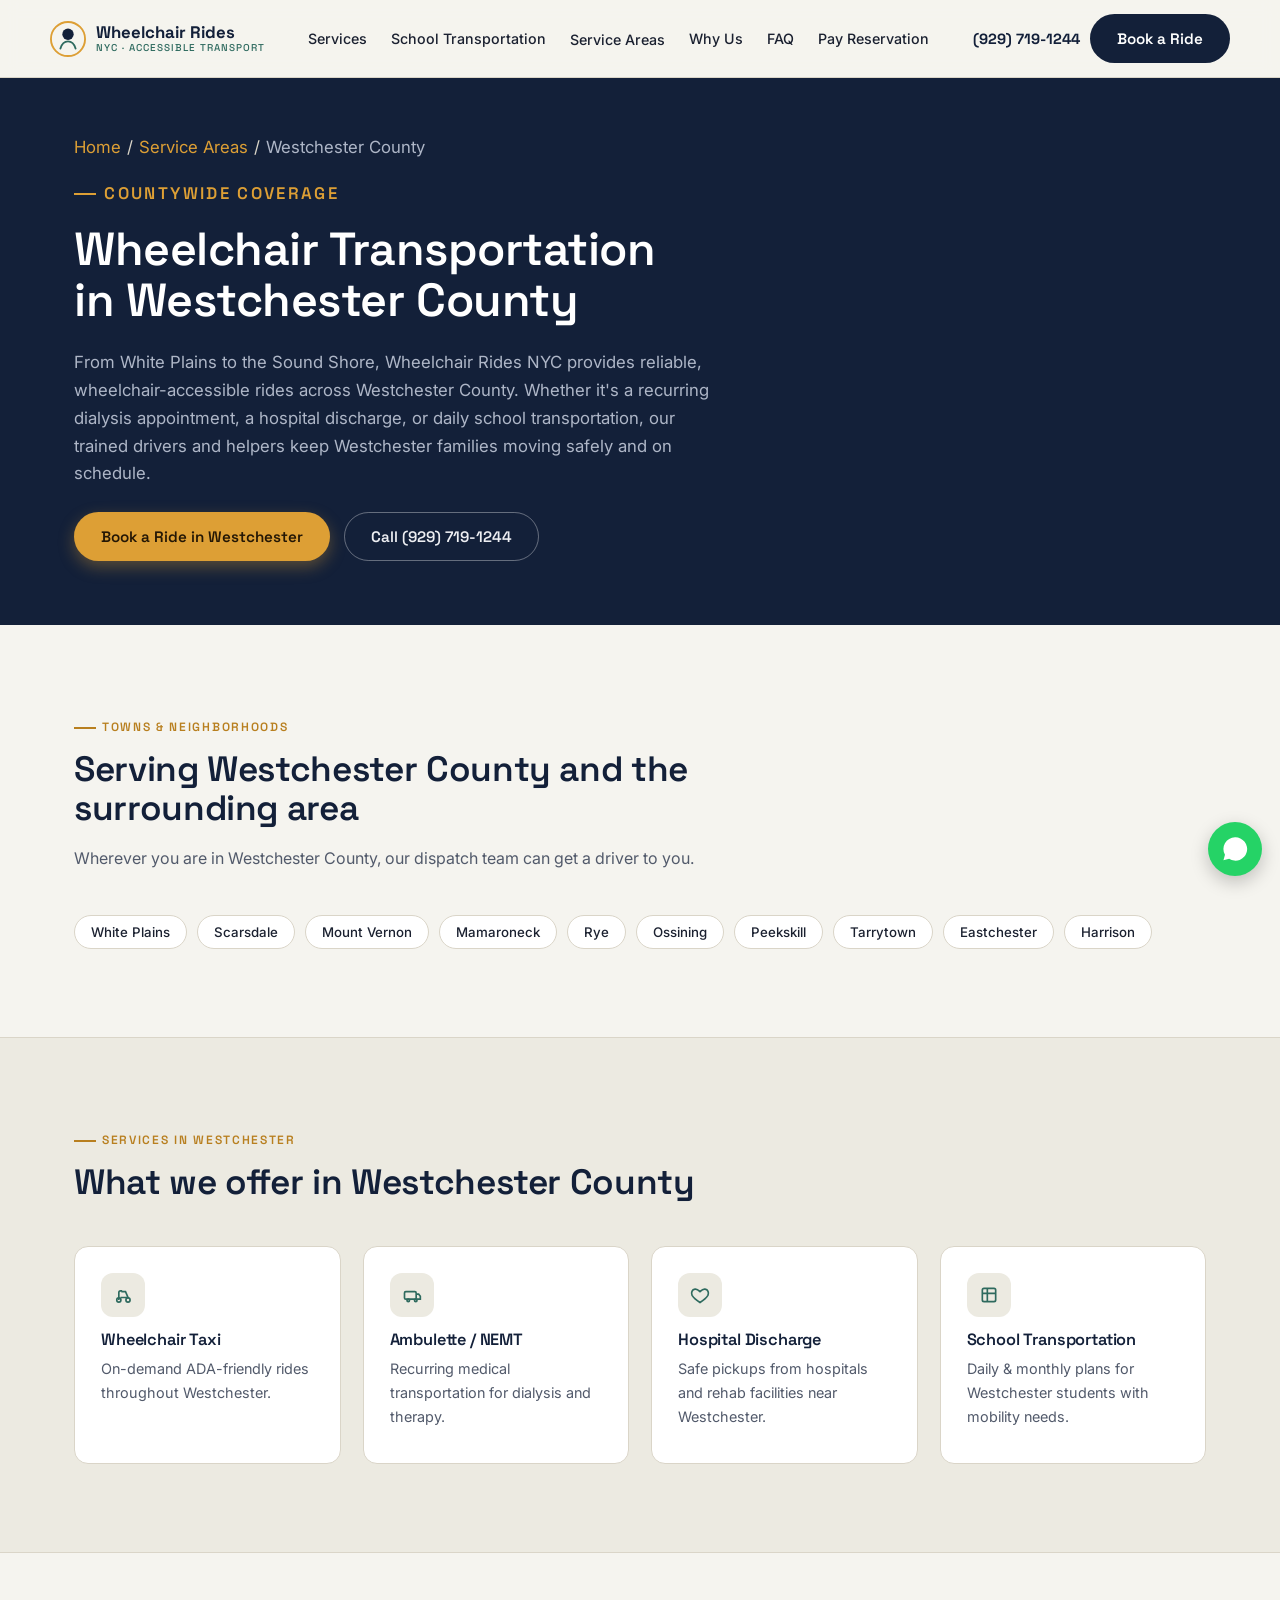
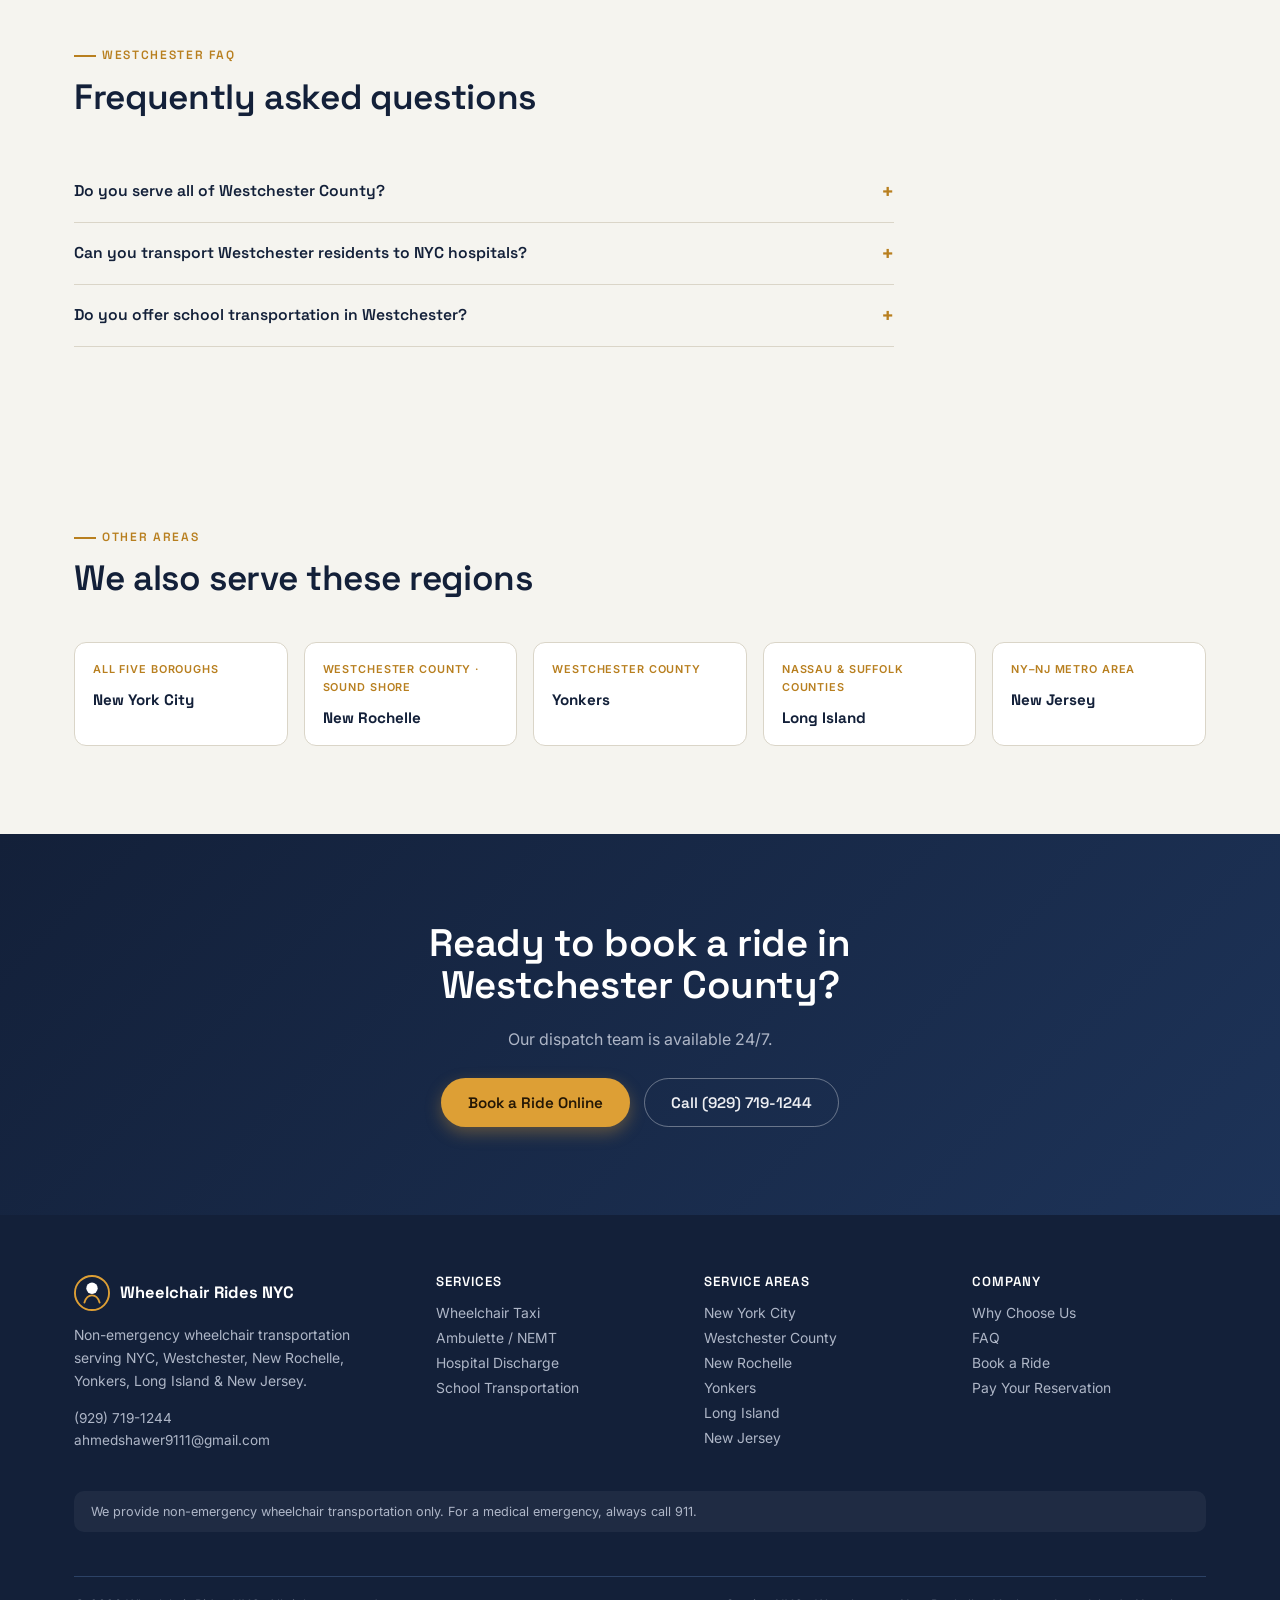
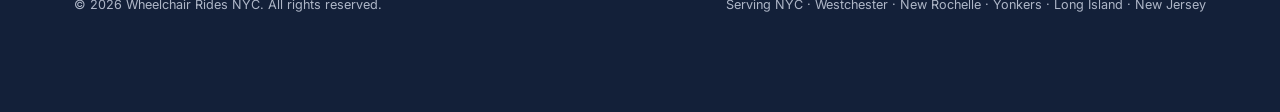
<file: westchester.html>
<!DOCTYPE html>
<html lang="en">
<head>
<meta charset="UTF-8">
<meta name="viewport" content="width=device-width, initial-scale=1.0">
<meta name="author" content="Wheelchair Rides NYC">
<meta name="theme-color" content="#132039">
<meta name="format-detection" content="telephone=yes">
<link rel="alternate" hreflang="en-us" href="https://wheelchairridesnyc.com/">
<title>Wheelchair Transportation in Westchester County | Wheelchair Rides NYC</title>
<meta name="description" content="Countywide wheelchair transportation across Westchester County, NY. 24/7 ADA-friendly rides for medical visits, hospital discharge, seniors, and daily school transportation. Call (929) 719-1244.">
<link rel="canonical" href="https://wheelchairridesnyc.com/westchester.html">
<meta property="og:type" content="website">
<meta property="og:site_name" content="Wheelchair Rides NYC">
<meta property="og:title" content="Wheelchair Transportation in Westchester County">
<meta property="og:description" content="Countywide wheelchair transportation across Westchester County, NY. 24/7 ADA-friendly rides for medical visits, hospital discharge, seniors, and daily school transportation. Call (929) 719-1244.">
<meta property="og:url" content="https://wheelchairridesnyc.com/westchester.html">
<meta property="og:image" content="https://wheelchairridesnyc.com/og-image.jpg">
<meta name="twitter:image" content="https://wheelchairridesnyc.com/og-image.jpg">
<meta name="twitter:card" content="summary_large_image">
<meta name="robots" content="index, follow">
<meta name="geo.region" content="US-NY">
<link rel="stylesheet" href="styles.css">
<link rel="preconnect" href="https://fonts.googleapis.com">
<link rel="preconnect" href="https://fonts.gstatic.com" crossorigin>
<link href="https://fonts.googleapis.com/css2?family=Space+Grotesk:wght@500;600;700&family=Inter:wght@400;500;600;700&display=swap" rel="stylesheet">
<script type="application/ld+json">
{
  "@context": "https://schema.org",
  "@type": "LocalBusiness",
  "name": "Wheelchair Rides NYC",
  "description": "Wheelchair-accessible, non-emergency transportation serving New York City, Westchester County, New Rochelle, Yonkers, Long Island, and New Jersey.",
  "telephone": "+1-929-719-1244",
  "email": "ahmedshawer9111@gmail.com",
  "url": "https://wheelchairridesnyc.com/",
  "priceRange": "$$",
  "openingHours": "Mo-Su 00:00-23:59",
  "areaServed": [
    {
      "@type": "City",
      "name": "New York City"
    },
    {
      "@type": "AdministrativeArea",
      "name": "Westchester County"
    },
    {
      "@type": "City",
      "name": "New Rochelle"
    },
    {
      "@type": "City",
      "name": "Yonkers"
    },
    {
      "@type": "AdministrativeArea",
      "name": "Long Island"
    },
    {
      "@type": "State",
      "name": "New Jersey"
    }
  ]
}
</script>
<script type="application/ld+json">
{
  "@context": "https://schema.org",
  "@type": "FAQPage",
  "mainEntity": [
    {
      "@type": "Question",
      "name": "Do you serve all of Westchester County?",
      "acceptedAnswer": {
        "@type": "Answer",
        "text": "Yes, we provide wheelchair-accessible transportation throughout Westchester County, including White Plains, Scarsdale, Mount Vernon, Rye, and surrounding towns."
      }
    },
    {
      "@type": "Question",
      "name": "Can you transport Westchester residents to NYC hospitals?",
      "acceptedAnswer": {
        "@type": "Answer",
        "text": "Yes. Many of our Westchester riders travel to Manhattan and Bronx medical centers, and we coordinate routing to get you there on time."
      }
    },
    {
      "@type": "Question",
      "name": "Do you offer school transportation in Westchester?",
      "acceptedAnswer": {
        "@type": "Answer",
        "text": "Yes, we offer daily and monthly school transportation plans for students with mobility needs throughout Westchester County."
      }
    }
  ]
}
</script>
<script type="application/ld+json">
{
  "@context": "https://schema.org",
  "@type": "BreadcrumbList",
  "itemListElement": [
    {
      "@type": "ListItem",
      "position": 1,
      "name": "Home",
      "item": "https://wheelchairridesnyc.com/"
    },
    {
      "@type": "ListItem",
      "position": 2,
      "name": "Service Areas",
      "item": "https://wheelchairridesnyc.com/index.html#areas"
    },
    {
      "@type": "ListItem",
      "position": 3,
      "name": "Westchester County",
      "item": "https://wheelchairridesnyc.com/westchester.html"
    }
  ]
}
</script>
<script type="application/ld+json">
{
  "@context": "https://schema.org",
  "@type": ["LocalBusiness","MedicalBusiness"],
  "@id": "https://wheelchairridesnyc.com/#business",
  "name": "Wheelchair Rides NYC",
  "alternateName": "NYC Access Wheelchair Transportation",
  "description": "Non-emergency wheelchair-accessible transportation serving NYC, Westchester, New Rochelle, Yonkers, Long Island, and New Jersey. Medical appointments, hospital discharge, dialysis, senior and school transportation, available 24/7.",
  "url": "https://wheelchairridesnyc.com/",
  "telephone": "+1-929-719-1244",
  "email": "ahmedshawer9111@gmail.com",
  "priceRange": "$$",
  "image": "https://wheelchairridesnyc.com/og-image.jpg",
  "openingHoursSpecification": {
    "@type": "OpeningHoursSpecification",
    "dayOfWeek": ["Monday","Tuesday","Wednesday","Thursday","Friday","Saturday","Sunday"],
    "opens": "00:00",
    "closes": "23:59"
  },
  "contactPoint": {
    "@type": "ContactPoint",
    "telephone": "+1-929-719-1244",
    "contactType": "customer service",
    "availableLanguage": ["English","Spanish"],
    "areaServed": ["US-NY","US-NJ"]
  },
  "areaServed": [
    {"@type":"City","name":"New York City"},
    {"@type":"City","name":"Manhattan"},
    {"@type":"City","name":"Brooklyn"},
    {"@type":"City","name":"Queens"},
    {"@type":"City","name":"Bronx"},
    {"@type":"City","name":"Staten Island"},
    {"@type":"AdministrativeArea","name":"Westchester County"},
    {"@type":"City","name":"Yonkers"},
    {"@type":"City","name":"New Rochelle"},
    {"@type":"AdministrativeArea","name":"Nassau County"},
    {"@type":"AdministrativeArea","name":"Suffolk County"},
    {"@type":"AdministrativeArea","name":"Long Island"},
    {"@type":"State","name":"New Jersey"}
  ],
  "hasOfferCatalog": {
    "@type": "OfferCatalog",
    "name": "Wheelchair Transportation Services",
    "itemListElement": [
      {"@type":"Offer","itemOffered":{"@type":"Service","name":"Wheelchair Taxi"}},
      {"@type":"Offer","itemOffered":{"@type":"Service","name":"Ambulette / NEMT"}},
      {"@type":"Offer","itemOffered":{"@type":"Service","name":"Hospital Discharge Transportation"}},
      {"@type":"Offer","itemOffered":{"@type":"Service","name":"Dialysis Transportation"}},
      {"@type":"Offer","itemOffered":{"@type":"Service","name":"Senior Transportation"}},
      {"@type":"Offer","itemOffered":{"@type":"Service","name":"School Transportation"}},
      {"@type":"Offer","itemOffered":{"@type":"Service","name":"Airport Transportation"}}
    ]
  }
}
</script>
</head>
<body>
<header>
  <div class="wrap nav">
    <a href="index.html" class="brand">
      <svg width="36" height="36" viewBox="0 0 38 38" fill="none" xmlns="http://www.w3.org/2000/svg">
        <circle cx="19" cy="19" r="18" stroke="#DD9F35" stroke-width="2"/>
        <path d="M19 8a6 6 0 100 12 6 6 0 000-12z" fill="#132039"/>
        <path d="M11 29c1.5-5 4.2-7.5 8-7.5s6.5 2.5 8 7.5" stroke="#2E6A5E" stroke-width="2" stroke-linecap="round"/>
      </svg>
      <span class="brand-text">Wheelchair Rides<span>NYC · Accessible Transport</span></span>
    </a>
    <nav class="nav-links">
      <a href="index.html#services">Services</a>
      <a href="index.html#school">School Transportation</a>
      <div class="has-menu">
        <a href="index.html#areas">Service Areas</a>
        <div class="dropdown">
          <a href="nyc.html">New York City</a>
<a href="westchester.html">Westchester County</a>
<a href="new-rochelle.html">New Rochelle</a>
<a href="yonkers.html">Yonkers</a>
<a href="long-island.html">Long Island</a>
<a href="new-jersey.html">New Jersey</a>

        </div>
      </div>
      <a href="index.html#why">Why Us</a>
      <a href="index.html#faq">FAQ</a>
      <a href="payment.html">Pay Reservation</a>
    </nav>
    <div class="nav-cta">
      <a class="nav-phone" href="tel:+19297191244">(929) 719-1244</a>
      <a class="btn btn-dark" href="booking.html">Book a Ride</a>
    </div>
  </div>
</header>
<main id="top">

<section class="area-hero">
  <div class="wrap">
    <p class="breadcrumb"><a href="index.html">Home</a><span class="sep">/</span><a href="index.html#areas">Service Areas</a><span class="sep">/</span>Westchester County</p>
    <p class="eyebrow">Countywide Coverage</p>
    <h1>Wheelchair Transportation in Westchester County</h1>
    <p>From White Plains to the Sound Shore, Wheelchair Rides NYC provides reliable, wheelchair-accessible rides across Westchester County. Whether it's a recurring dialysis appointment, a hospital discharge, or daily school transportation, our trained drivers and helpers keep Westchester families moving safely and on schedule.</p>
    <div class="hero-actions">
      <a class="btn btn-primary" href="booking.html">Book a Ride in Westchester</a>
      <a class="btn btn-ghost" href="tel:+19297191244">Call (929) 719-1244</a>
    </div>
  </div>
</section>

<section>
  <div class="wrap">
    <div class="section-head">
      <p class="eyebrow">Towns &amp; Neighborhoods</p>
      <h2>Serving Westchester County and the surrounding area</h2>
      <p>Wherever you are in Westchester County, our dispatch team can get a driver to you.</p>
    </div>
    <div class="town-pills"><span class="pill">White Plains</span><span class="pill">Scarsdale</span><span class="pill">Mount Vernon</span><span class="pill">Mamaroneck</span><span class="pill">Rye</span><span class="pill">Ossining</span><span class="pill">Peekskill</span><span class="pill">Tarrytown</span><span class="pill">Eastchester</span><span class="pill">Harrison</span></div>
  </div>
</section>

<section style="background:var(--paper-2); border-top:1px solid var(--line); border-bottom:1px solid var(--line);">
  <div class="wrap">
    <div class="section-head">
      <p class="eyebrow">Services in Westchester</p>
      <h2>What we offer in Westchester County</h2>
    </div>
    <div class="grid-4">
      <div class="card">
        <div class="ico"><svg width="20" height="20" viewBox="0 0 24 24" fill="none" stroke="currentColor" stroke-width="2"><circle cx="7" cy="18" r="2.5"/><circle cx="18" cy="18" r="2.5"/><path d="M7 18V9a2 2 0 012-2h2M9 15h9l-3-7H10"/></svg></div>
        <h3>Wheelchair Taxi</h3>
        <p>On-demand ADA-friendly rides throughout Westchester.</p>
      </div>
      <div class="card">
        <div class="ico"><svg width="20" height="20" viewBox="0 0 24 24" fill="none" stroke="currentColor" stroke-width="2"><rect x="3" y="8" width="14" height="9" rx="1.5"/><path d="M17 11h3l2 2.5V17h-5"/><circle cx="7.5" cy="18.5" r="1.5"/><circle cx="16.5" cy="18.5" r="1.5"/></svg></div>
        <h3>Ambulette / NEMT</h3>
        <p>Recurring medical transportation for dialysis and therapy.</p>
      </div>
      <div class="card">
        <div class="ico"><svg width="20" height="20" viewBox="0 0 24 24" fill="none" stroke="currentColor" stroke-width="2"><path d="M12 21s-7-4.35-9.5-8.5C1 9 2.5 5.5 6 5c2-.3 3.6.7 6 3 2.4-2.3 4-3.3 6-3 3.5.5 5 4 3.5 7.5C19 16.65 12 21 12 21z"/></svg></div>
        <h3>Hospital Discharge</h3>
        <p>Safe pickups from hospitals and rehab facilities near Westchester.</p>
      </div>
      <div class="card">
        <div class="ico"><svg width="20" height="20" viewBox="0 0 24 24" fill="none" stroke="currentColor" stroke-width="2"><rect x="4" y="4" width="16" height="16" rx="2"/><path d="M4 10h16M10 4v16"/></svg></div>
        <h3>School Transportation</h3>
        <p>Daily &amp; monthly plans for Westchester students with mobility needs.</p>
      </div>
    </div>
  </div>
</section>

<section id="faq">
  <div class="wrap">
    <div class="section-head">
      <p class="eyebrow">Westchester FAQ</p>
      <h2>Frequently asked questions</h2>
    </div>
    <div class="faq">
      <details class="faq-item">
          <summary>Do you serve all of Westchester County?<span class="plus">+</span></summary>
          <p>Yes, we provide wheelchair-accessible transportation throughout Westchester County, including White Plains, Scarsdale, Mount Vernon, Rye, and surrounding towns.</p>
        </details>
        <details class="faq-item">
          <summary>Can you transport Westchester residents to NYC hospitals?<span class="plus">+</span></summary>
          <p>Yes. Many of our Westchester riders travel to Manhattan and Bronx medical centers, and we coordinate routing to get you there on time.</p>
        </details>
        <details class="faq-item">
          <summary>Do you offer school transportation in Westchester?<span class="plus">+</span></summary>
          <p>Yes, we offer daily and monthly school transportation plans for students with mobility needs throughout Westchester County.</p>
        </details>
        
    </div>
  </div>
</section>

<section>
  <div class="wrap">
    <div class="section-head">
      <p class="eyebrow">Other Areas</p>
      <h2>We also serve these regions</h2>
    </div>
    <div class="related-grid"><a class="related-card" href="nyc.html">
      <p class="tag">All Five Boroughs</p>
      <strong>New York City</strong>
    </a>
    <a class="related-card" href="new-rochelle.html">
      <p class="tag">Westchester County · Sound Shore</p>
      <strong>New Rochelle</strong>
    </a>
    <a class="related-card" href="yonkers.html">
      <p class="tag">Westchester County</p>
      <strong>Yonkers</strong>
    </a>
    <a class="related-card" href="long-island.html">
      <p class="tag">Nassau & Suffolk Counties</p>
      <strong>Long Island</strong>
    </a>
    <a class="related-card" href="new-jersey.html">
      <p class="tag">NY–NJ Metro Area</p>
      <strong>New Jersey</strong>
    </a>
    </div>
  </div>
</section>

<section class="final-cta">
  <div class="wrap">
    <h2>Ready to book a ride in Westchester County?</h2>
    <p>Our dispatch team is available 24/7.</p>
    <div class="final-actions">
      <a class="btn btn-primary" href="booking.html">Book a Ride Online</a>
      <a class="btn btn-ghost" href="tel:+19297191244">Call (929) 719-1244</a>
    </div>
  </div>
</section>

</main>
<footer>
  <div class="wrap">
    <div class="foot-grid">
      <div>
        <div class="foot-brand">
          <svg width="36" height="36" viewBox="0 0 38 38" fill="none" xmlns="http://www.w3.org/2000/svg">
        <circle cx="19" cy="19" r="18" stroke="#DD9F35" stroke-width="2"/>
        <path d="M19 8a6 6 0 100 12 6 6 0 000-12z" fill="#fff"/>
        <path d="M11 29c1.5-5 4.2-7.5 8-7.5s6.5 2.5 8 7.5" stroke="#DD9F35" stroke-width="2" stroke-linecap="round"/>
      </svg>
          <span>Wheelchair Rides NYC</span>
        </div>
        <p style="color:var(--text-on-dark-soft); max-width:34ch;">Non-emergency wheelchair transportation serving NYC, Westchester, New Rochelle, Yonkers, Long Island &amp; New Jersey.</p>
        <p style="color:var(--text-on-dark-soft); font-size:.85rem;">
          <a href="tel:+19297191244">(929) 719-1244</a><br>
          <a href="mailto:ahmedshawer9111@gmail.com">ahmedshawer9111@gmail.com</a>
        </p>
      </div>
      <div>
        <h4>Services</h4>
        <ul>
          <li><a href="index.html#services">Wheelchair Taxi</a></li>
          <li><a href="index.html#services">Ambulette / NEMT</a></li>
          <li><a href="index.html#services">Hospital Discharge</a></li>
          <li><a href="index.html#school">School Transportation</a></li>
        </ul>
      </div>
      <div>
        <h4>Service Areas</h4>
        <ul>
          <li><a href="nyc.html">New York City</a></li>
<li><a href="westchester.html">Westchester County</a></li>
<li><a href="new-rochelle.html">New Rochelle</a></li>
<li><a href="yonkers.html">Yonkers</a></li>
<li><a href="long-island.html">Long Island</a></li>
<li><a href="new-jersey.html">New Jersey</a></li>

        </ul>
      </div>
      <div>
        <h4>Company</h4>
        <ul>
          <li><a href="index.html#why">Why Choose Us</a></li>
          <li><a href="index.html#faq">FAQ</a></li>
          <li><a href="booking.html">Book a Ride</a></li>
          <li><a href="payment.html">Pay Your Reservation</a></li>
        </ul>
      </div>
    </div>

    <div class="disclaimer">
      We provide non-emergency wheelchair transportation only. For a medical emergency, always call 911.
    </div>

    <div class="foot-bottom">
      <span>&copy; 2026 Wheelchair Rides NYC. All rights reserved.</span>
      <span>Serving NYC &middot; Westchester &middot; New Rochelle &middot; Yonkers &middot; Long Island &middot; New Jersey</span>
    </div>
  </div>
</footer>
<a class="wa-float" href="https://wa.me/19297191244?text=Hello%2C%20I%20would%20like%20a%20wheelchair%20transportation%20quote." aria-label="Chat on WhatsApp" target="_blank" rel="noopener"><svg width="28" height="28" viewBox="0 0 24 24" fill="#fff"><path d="M17.5 14.4c-.3-.2-1.7-.8-2-.9-.3-.1-.5-.2-.6.2-.2.3-.7.9-.8 1-.2.2-.3.2-.6.1-.3-.2-1.2-.5-2.3-1.4-.9-.8-1.4-1.7-1.6-2-.2-.3 0-.5.1-.6l.5-.5c.1-.2.2-.3.3-.5.1-.2 0-.4 0-.5 0-.2-.6-1.5-.9-2-.2-.5-.4-.4-.6-.4h-.5c-.2 0-.5 0-.7.3-.2.3-.9.9-.9 2.2s.9 2.5 1 2.7c.2.2 1.8 2.8 4.4 3.9.6.3 1.1.4 1.5.5.6.2 1.2.2 1.6.1.5-.1 1.5-.6 1.7-1.2.2-.6.2-1.1.2-1.2-.1-.2-.3-.2-.5-.4zM12 2a10 10 0 00-8.6 15l-1.3 4.7L7 20.4A10 10 0 1012 2z"/></svg></a>
<div class="mobile-bar">
  <a class="btn btn-primary" href="tel:+19297191244">Call Now</a>
  <a class="btn btn-ghost" style="border-color:rgba(255,255,255,.4);color:#fff;" href="booking.html">Book a Ride</a>
</div>
<script src="script.js"></script>
</body>
</html>
</file>
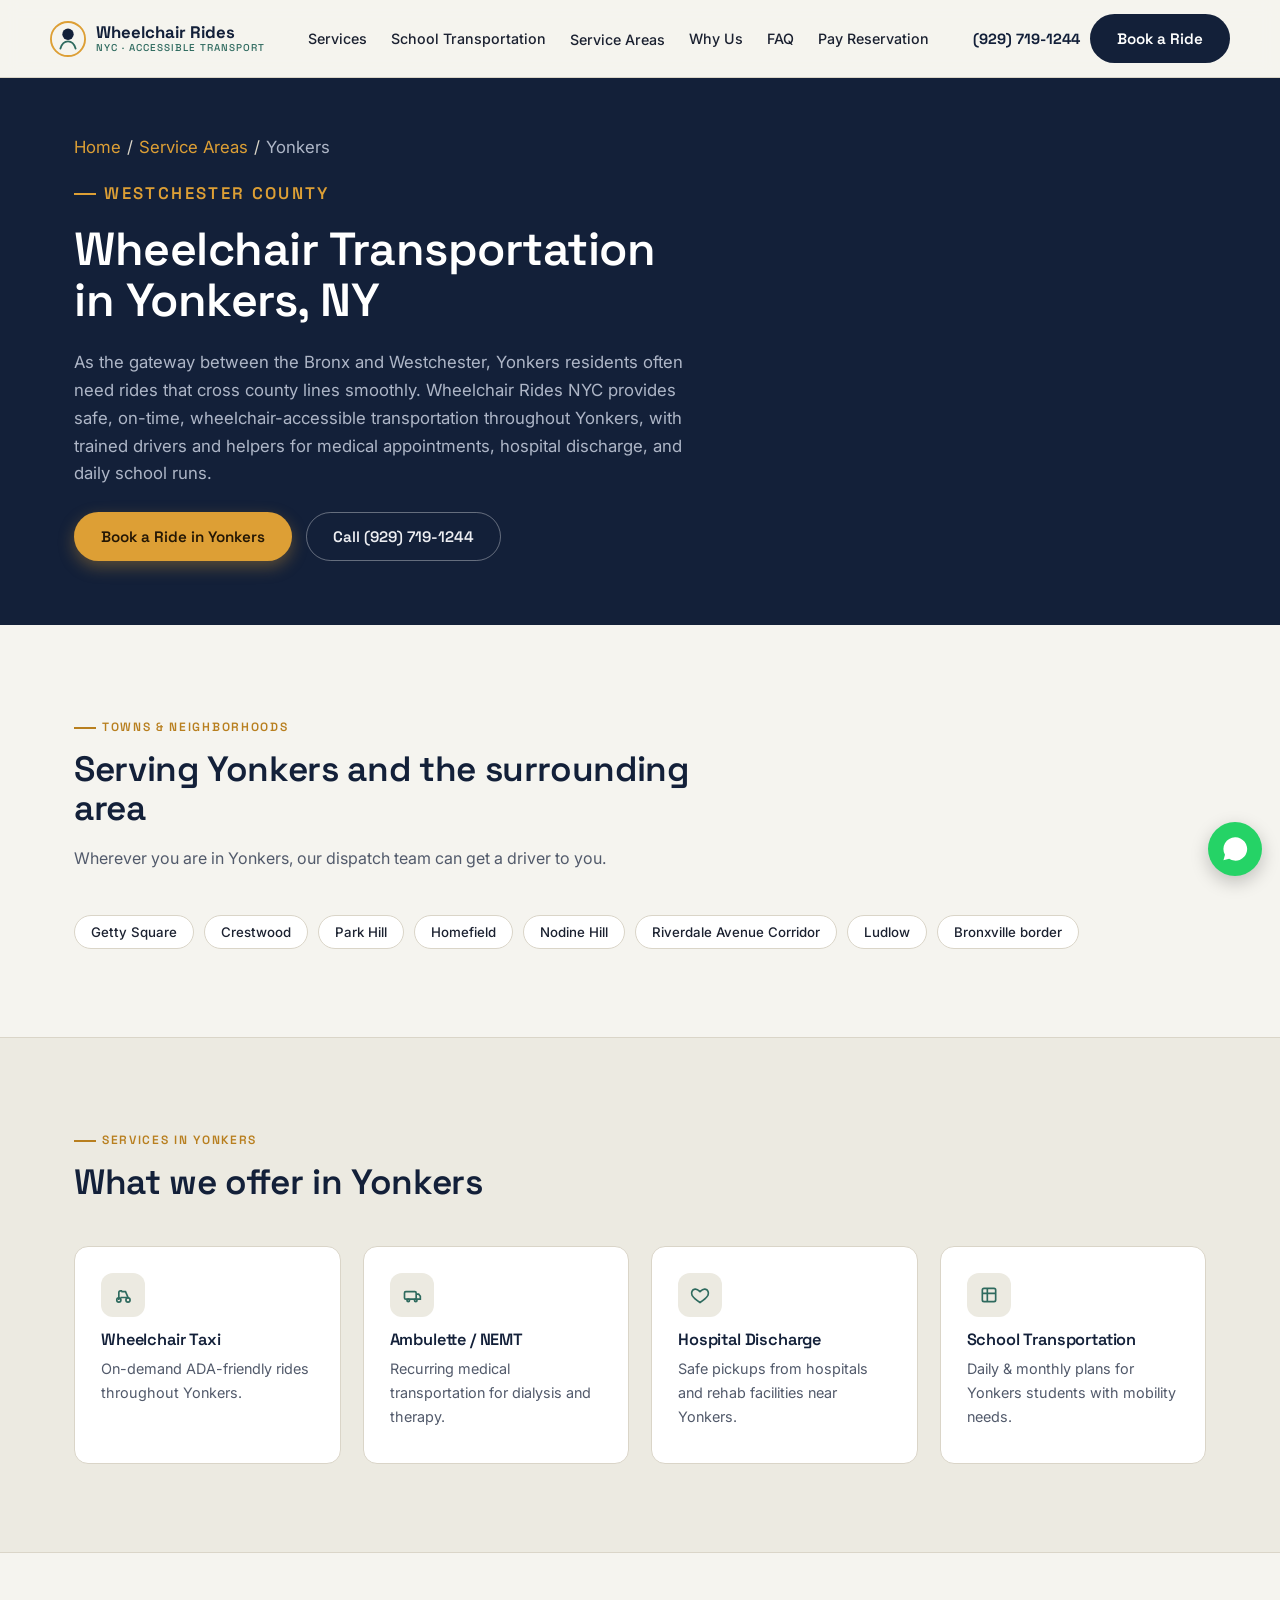
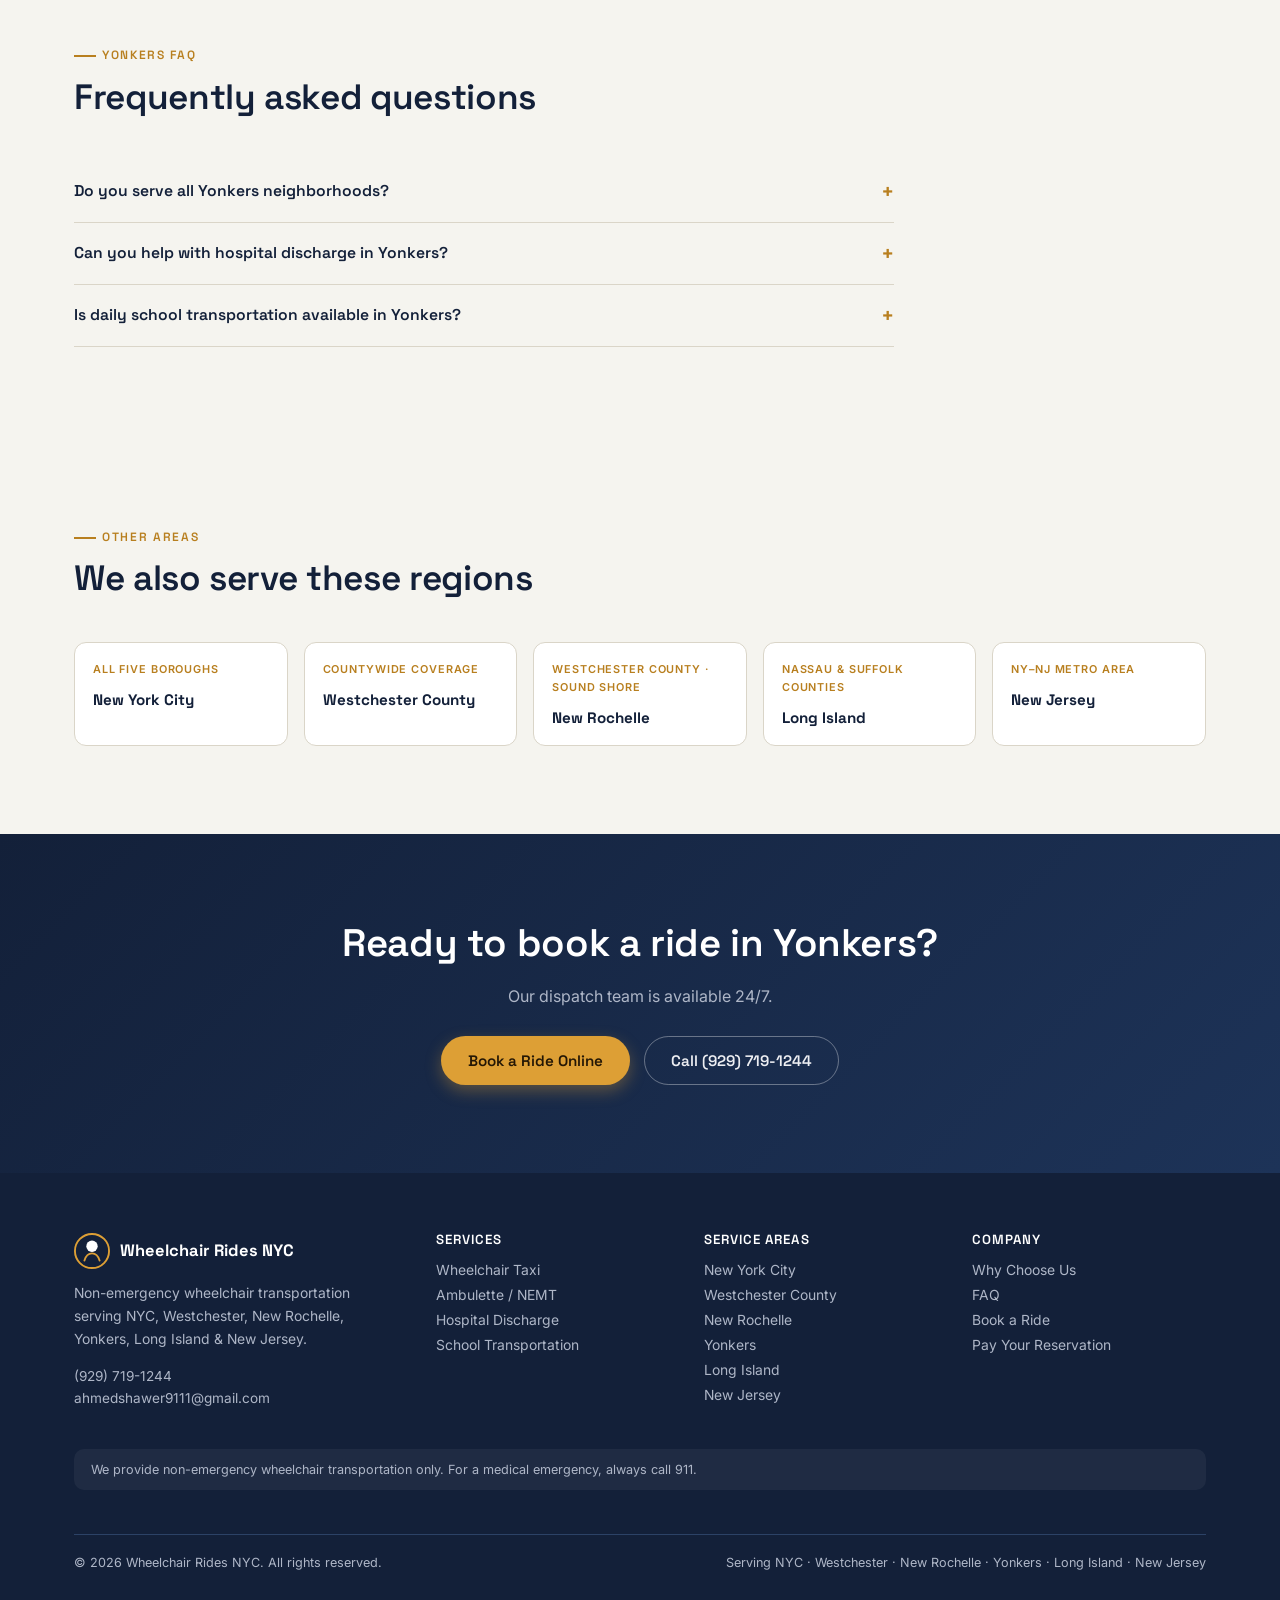
<file: yonkers.html>
<!DOCTYPE html>
<html lang="en">
<head>
<meta charset="UTF-8">
<meta name="viewport" content="width=device-width, initial-scale=1.0">
<meta name="author" content="Wheelchair Rides NYC">
<meta name="theme-color" content="#132039">
<meta name="format-detection" content="telephone=yes">
<link rel="alternate" hreflang="en-us" href="https://wheelchairridesnyc.com/">
<title>Wheelchair Transportation in Yonkers, NY | Wheelchair Rides NYC</title>
<meta name="description" content="Wheelchair-accessible transportation in Yonkers, NY. 24/7 ADA-friendly rides for medical appointments, hospital discharge, seniors, and daily school transportation. Call (929) 719-1244.">
<link rel="canonical" href="https://wheelchairridesnyc.com/yonkers.html">
<meta property="og:type" content="website">
<meta property="og:site_name" content="Wheelchair Rides NYC">
<meta property="og:title" content="Wheelchair Transportation in Yonkers, NY">
<meta property="og:description" content="Wheelchair-accessible transportation in Yonkers, NY. 24/7 ADA-friendly rides for medical appointments, hospital discharge, seniors, and daily school transportation. Call (929) 719-1244.">
<meta property="og:url" content="https://wheelchairridesnyc.com/yonkers.html">
<meta property="og:image" content="https://wheelchairridesnyc.com/og-image.jpg">
<meta name="twitter:image" content="https://wheelchairridesnyc.com/og-image.jpg">
<meta name="twitter:card" content="summary_large_image">
<meta name="robots" content="index, follow">
<meta name="geo.region" content="US-NY">
<link rel="stylesheet" href="styles.css">
<link rel="preconnect" href="https://fonts.googleapis.com">
<link rel="preconnect" href="https://fonts.gstatic.com" crossorigin>
<link href="https://fonts.googleapis.com/css2?family=Space+Grotesk:wght@500;600;700&family=Inter:wght@400;500;600;700&display=swap" rel="stylesheet">
<script type="application/ld+json">
{
  "@context": "https://schema.org",
  "@type": "LocalBusiness",
  "name": "Wheelchair Rides NYC",
  "description": "Wheelchair-accessible, non-emergency transportation serving New York City, Westchester County, New Rochelle, Yonkers, Long Island, and New Jersey.",
  "telephone": "+1-929-719-1244",
  "email": "ahmedshawer9111@gmail.com",
  "url": "https://wheelchairridesnyc.com/",
  "priceRange": "$$",
  "openingHours": "Mo-Su 00:00-23:59",
  "areaServed": [
    {
      "@type": "City",
      "name": "New York City"
    },
    {
      "@type": "AdministrativeArea",
      "name": "Westchester County"
    },
    {
      "@type": "City",
      "name": "New Rochelle"
    },
    {
      "@type": "City",
      "name": "Yonkers"
    },
    {
      "@type": "AdministrativeArea",
      "name": "Long Island"
    },
    {
      "@type": "State",
      "name": "New Jersey"
    }
  ]
}
</script>
<script type="application/ld+json">
{
  "@context": "https://schema.org",
  "@type": "FAQPage",
  "mainEntity": [
    {
      "@type": "Question",
      "name": "Do you serve all Yonkers neighborhoods?",
      "acceptedAnswer": {
        "@type": "Answer",
        "text": "Yes, we provide wheelchair-accessible transportation throughout Yonkers, including Getty Square, Crestwood, Park Hill, and surrounding areas."
      }
    },
    {
      "@type": "Question",
      "name": "Can you help with hospital discharge in Yonkers?",
      "acceptedAnswer": {
        "@type": "Answer",
        "text": "Yes. Our drivers and helpers assist with safe, timely discharge transportation from Yonkers-area hospitals and rehab facilities."
      }
    },
    {
      "@type": "Question",
      "name": "Is daily school transportation available in Yonkers?",
      "acceptedAnswer": {
        "@type": "Answer",
        "text": "Yes, we offer daily and monthly school transportation plans for Yonkers students with mobility needs, timed to the school schedule."
      }
    }
  ]
}
</script>
<script type="application/ld+json">
{
  "@context": "https://schema.org",
  "@type": "BreadcrumbList",
  "itemListElement": [
    {
      "@type": "ListItem",
      "position": 1,
      "name": "Home",
      "item": "https://wheelchairridesnyc.com/"
    },
    {
      "@type": "ListItem",
      "position": 2,
      "name": "Service Areas",
      "item": "https://wheelchairridesnyc.com/index.html#areas"
    },
    {
      "@type": "ListItem",
      "position": 3,
      "name": "Yonkers",
      "item": "https://wheelchairridesnyc.com/yonkers.html"
    }
  ]
}
</script>
<script type="application/ld+json">
{
  "@context": "https://schema.org",
  "@type": ["LocalBusiness","MedicalBusiness"],
  "@id": "https://wheelchairridesnyc.com/#business",
  "name": "Wheelchair Rides NYC",
  "alternateName": "NYC Access Wheelchair Transportation",
  "description": "Non-emergency wheelchair-accessible transportation serving NYC, Westchester, New Rochelle, Yonkers, Long Island, and New Jersey. Medical appointments, hospital discharge, dialysis, senior and school transportation, available 24/7.",
  "url": "https://wheelchairridesnyc.com/",
  "telephone": "+1-929-719-1244",
  "email": "ahmedshawer9111@gmail.com",
  "priceRange": "$$",
  "image": "https://wheelchairridesnyc.com/og-image.jpg",
  "openingHoursSpecification": {
    "@type": "OpeningHoursSpecification",
    "dayOfWeek": ["Monday","Tuesday","Wednesday","Thursday","Friday","Saturday","Sunday"],
    "opens": "00:00",
    "closes": "23:59"
  },
  "contactPoint": {
    "@type": "ContactPoint",
    "telephone": "+1-929-719-1244",
    "contactType": "customer service",
    "availableLanguage": ["English","Spanish"],
    "areaServed": ["US-NY","US-NJ"]
  },
  "areaServed": [
    {"@type":"City","name":"New York City"},
    {"@type":"City","name":"Manhattan"},
    {"@type":"City","name":"Brooklyn"},
    {"@type":"City","name":"Queens"},
    {"@type":"City","name":"Bronx"},
    {"@type":"City","name":"Staten Island"},
    {"@type":"AdministrativeArea","name":"Westchester County"},
    {"@type":"City","name":"Yonkers"},
    {"@type":"City","name":"New Rochelle"},
    {"@type":"AdministrativeArea","name":"Nassau County"},
    {"@type":"AdministrativeArea","name":"Suffolk County"},
    {"@type":"AdministrativeArea","name":"Long Island"},
    {"@type":"State","name":"New Jersey"}
  ],
  "hasOfferCatalog": {
    "@type": "OfferCatalog",
    "name": "Wheelchair Transportation Services",
    "itemListElement": [
      {"@type":"Offer","itemOffered":{"@type":"Service","name":"Wheelchair Taxi"}},
      {"@type":"Offer","itemOffered":{"@type":"Service","name":"Ambulette / NEMT"}},
      {"@type":"Offer","itemOffered":{"@type":"Service","name":"Hospital Discharge Transportation"}},
      {"@type":"Offer","itemOffered":{"@type":"Service","name":"Dialysis Transportation"}},
      {"@type":"Offer","itemOffered":{"@type":"Service","name":"Senior Transportation"}},
      {"@type":"Offer","itemOffered":{"@type":"Service","name":"School Transportation"}},
      {"@type":"Offer","itemOffered":{"@type":"Service","name":"Airport Transportation"}}
    ]
  }
}
</script>
</head>
<body>
<header>
  <div class="wrap nav">
    <a href="index.html" class="brand">
      <svg width="36" height="36" viewBox="0 0 38 38" fill="none" xmlns="http://www.w3.org/2000/svg">
        <circle cx="19" cy="19" r="18" stroke="#DD9F35" stroke-width="2"/>
        <path d="M19 8a6 6 0 100 12 6 6 0 000-12z" fill="#132039"/>
        <path d="M11 29c1.5-5 4.2-7.5 8-7.5s6.5 2.5 8 7.5" stroke="#2E6A5E" stroke-width="2" stroke-linecap="round"/>
      </svg>
      <span class="brand-text">Wheelchair Rides<span>NYC · Accessible Transport</span></span>
    </a>
    <nav class="nav-links">
      <a href="index.html#services">Services</a>
      <a href="index.html#school">School Transportation</a>
      <div class="has-menu">
        <a href="index.html#areas">Service Areas</a>
        <div class="dropdown">
          <a href="nyc.html">New York City</a>
<a href="westchester.html">Westchester County</a>
<a href="new-rochelle.html">New Rochelle</a>
<a href="yonkers.html">Yonkers</a>
<a href="long-island.html">Long Island</a>
<a href="new-jersey.html">New Jersey</a>

        </div>
      </div>
      <a href="index.html#why">Why Us</a>
      <a href="index.html#faq">FAQ</a>
      <a href="payment.html">Pay Reservation</a>
    </nav>
    <div class="nav-cta">
      <a class="nav-phone" href="tel:+19297191244">(929) 719-1244</a>
      <a class="btn btn-dark" href="booking.html">Book a Ride</a>
    </div>
  </div>
</header>
<main id="top">

<section class="area-hero">
  <div class="wrap">
    <p class="breadcrumb"><a href="index.html">Home</a><span class="sep">/</span><a href="index.html#areas">Service Areas</a><span class="sep">/</span>Yonkers</p>
    <p class="eyebrow">Westchester County</p>
    <h1>Wheelchair Transportation in Yonkers, NY</h1>
    <p>As the gateway between the Bronx and Westchester, Yonkers residents often need rides that cross county lines smoothly. Wheelchair Rides NYC provides safe, on-time, wheelchair-accessible transportation throughout Yonkers, with trained drivers and helpers for medical appointments, hospital discharge, and daily school runs.</p>
    <div class="hero-actions">
      <a class="btn btn-primary" href="booking.html">Book a Ride in Yonkers</a>
      <a class="btn btn-ghost" href="tel:+19297191244">Call (929) 719-1244</a>
    </div>
  </div>
</section>

<section>
  <div class="wrap">
    <div class="section-head">
      <p class="eyebrow">Towns &amp; Neighborhoods</p>
      <h2>Serving Yonkers and the surrounding area</h2>
      <p>Wherever you are in Yonkers, our dispatch team can get a driver to you.</p>
    </div>
    <div class="town-pills"><span class="pill">Getty Square</span><span class="pill">Crestwood</span><span class="pill">Park Hill</span><span class="pill">Homefield</span><span class="pill">Nodine Hill</span><span class="pill">Riverdale Avenue Corridor</span><span class="pill">Ludlow</span><span class="pill">Bronxville border</span></div>
  </div>
</section>

<section style="background:var(--paper-2); border-top:1px solid var(--line); border-bottom:1px solid var(--line);">
  <div class="wrap">
    <div class="section-head">
      <p class="eyebrow">Services in Yonkers</p>
      <h2>What we offer in Yonkers</h2>
    </div>
    <div class="grid-4">
      <div class="card">
        <div class="ico"><svg width="20" height="20" viewBox="0 0 24 24" fill="none" stroke="currentColor" stroke-width="2"><circle cx="7" cy="18" r="2.5"/><circle cx="18" cy="18" r="2.5"/><path d="M7 18V9a2 2 0 012-2h2M9 15h9l-3-7H10"/></svg></div>
        <h3>Wheelchair Taxi</h3>
        <p>On-demand ADA-friendly rides throughout Yonkers.</p>
      </div>
      <div class="card">
        <div class="ico"><svg width="20" height="20" viewBox="0 0 24 24" fill="none" stroke="currentColor" stroke-width="2"><rect x="3" y="8" width="14" height="9" rx="1.5"/><path d="M17 11h3l2 2.5V17h-5"/><circle cx="7.5" cy="18.5" r="1.5"/><circle cx="16.5" cy="18.5" r="1.5"/></svg></div>
        <h3>Ambulette / NEMT</h3>
        <p>Recurring medical transportation for dialysis and therapy.</p>
      </div>
      <div class="card">
        <div class="ico"><svg width="20" height="20" viewBox="0 0 24 24" fill="none" stroke="currentColor" stroke-width="2"><path d="M12 21s-7-4.35-9.5-8.5C1 9 2.5 5.5 6 5c2-.3 3.6.7 6 3 2.4-2.3 4-3.3 6-3 3.5.5 5 4 3.5 7.5C19 16.65 12 21 12 21z"/></svg></div>
        <h3>Hospital Discharge</h3>
        <p>Safe pickups from hospitals and rehab facilities near Yonkers.</p>
      </div>
      <div class="card">
        <div class="ico"><svg width="20" height="20" viewBox="0 0 24 24" fill="none" stroke="currentColor" stroke-width="2"><rect x="4" y="4" width="16" height="16" rx="2"/><path d="M4 10h16M10 4v16"/></svg></div>
        <h3>School Transportation</h3>
        <p>Daily &amp; monthly plans for Yonkers students with mobility needs.</p>
      </div>
    </div>
  </div>
</section>

<section id="faq">
  <div class="wrap">
    <div class="section-head">
      <p class="eyebrow">Yonkers FAQ</p>
      <h2>Frequently asked questions</h2>
    </div>
    <div class="faq">
      <details class="faq-item">
          <summary>Do you serve all Yonkers neighborhoods?<span class="plus">+</span></summary>
          <p>Yes, we provide wheelchair-accessible transportation throughout Yonkers, including Getty Square, Crestwood, Park Hill, and surrounding areas.</p>
        </details>
        <details class="faq-item">
          <summary>Can you help with hospital discharge in Yonkers?<span class="plus">+</span></summary>
          <p>Yes. Our drivers and helpers assist with safe, timely discharge transportation from Yonkers-area hospitals and rehab facilities.</p>
        </details>
        <details class="faq-item">
          <summary>Is daily school transportation available in Yonkers?<span class="plus">+</span></summary>
          <p>Yes, we offer daily and monthly school transportation plans for Yonkers students with mobility needs, timed to the school schedule.</p>
        </details>
        
    </div>
  </div>
</section>

<section>
  <div class="wrap">
    <div class="section-head">
      <p class="eyebrow">Other Areas</p>
      <h2>We also serve these regions</h2>
    </div>
    <div class="related-grid"><a class="related-card" href="nyc.html">
      <p class="tag">All Five Boroughs</p>
      <strong>New York City</strong>
    </a>
    <a class="related-card" href="westchester.html">
      <p class="tag">Countywide Coverage</p>
      <strong>Westchester County</strong>
    </a>
    <a class="related-card" href="new-rochelle.html">
      <p class="tag">Westchester County · Sound Shore</p>
      <strong>New Rochelle</strong>
    </a>
    <a class="related-card" href="long-island.html">
      <p class="tag">Nassau & Suffolk Counties</p>
      <strong>Long Island</strong>
    </a>
    <a class="related-card" href="new-jersey.html">
      <p class="tag">NY–NJ Metro Area</p>
      <strong>New Jersey</strong>
    </a>
    </div>
  </div>
</section>

<section class="final-cta">
  <div class="wrap">
    <h2>Ready to book a ride in Yonkers?</h2>
    <p>Our dispatch team is available 24/7.</p>
    <div class="final-actions">
      <a class="btn btn-primary" href="booking.html">Book a Ride Online</a>
      <a class="btn btn-ghost" href="tel:+19297191244">Call (929) 719-1244</a>
    </div>
  </div>
</section>

</main>
<footer>
  <div class="wrap">
    <div class="foot-grid">
      <div>
        <div class="foot-brand">
          <svg width="36" height="36" viewBox="0 0 38 38" fill="none" xmlns="http://www.w3.org/2000/svg">
        <circle cx="19" cy="19" r="18" stroke="#DD9F35" stroke-width="2"/>
        <path d="M19 8a6 6 0 100 12 6 6 0 000-12z" fill="#fff"/>
        <path d="M11 29c1.5-5 4.2-7.5 8-7.5s6.5 2.5 8 7.5" stroke="#DD9F35" stroke-width="2" stroke-linecap="round"/>
      </svg>
          <span>Wheelchair Rides NYC</span>
        </div>
        <p style="color:var(--text-on-dark-soft); max-width:34ch;">Non-emergency wheelchair transportation serving NYC, Westchester, New Rochelle, Yonkers, Long Island &amp; New Jersey.</p>
        <p style="color:var(--text-on-dark-soft); font-size:.85rem;">
          <a href="tel:+19297191244">(929) 719-1244</a><br>
          <a href="mailto:ahmedshawer9111@gmail.com">ahmedshawer9111@gmail.com</a>
        </p>
      </div>
      <div>
        <h4>Services</h4>
        <ul>
          <li><a href="index.html#services">Wheelchair Taxi</a></li>
          <li><a href="index.html#services">Ambulette / NEMT</a></li>
          <li><a href="index.html#services">Hospital Discharge</a></li>
          <li><a href="index.html#school">School Transportation</a></li>
        </ul>
      </div>
      <div>
        <h4>Service Areas</h4>
        <ul>
          <li><a href="nyc.html">New York City</a></li>
<li><a href="westchester.html">Westchester County</a></li>
<li><a href="new-rochelle.html">New Rochelle</a></li>
<li><a href="yonkers.html">Yonkers</a></li>
<li><a href="long-island.html">Long Island</a></li>
<li><a href="new-jersey.html">New Jersey</a></li>

        </ul>
      </div>
      <div>
        <h4>Company</h4>
        <ul>
          <li><a href="index.html#why">Why Choose Us</a></li>
          <li><a href="index.html#faq">FAQ</a></li>
          <li><a href="booking.html">Book a Ride</a></li>
          <li><a href="payment.html">Pay Your Reservation</a></li>
        </ul>
      </div>
    </div>

    <div class="disclaimer">
      We provide non-emergency wheelchair transportation only. For a medical emergency, always call 911.
    </div>

    <div class="foot-bottom">
      <span>&copy; 2026 Wheelchair Rides NYC. All rights reserved.</span>
      <span>Serving NYC &middot; Westchester &middot; New Rochelle &middot; Yonkers &middot; Long Island &middot; New Jersey</span>
    </div>
  </div>
</footer>
<a class="wa-float" href="https://wa.me/19297191244?text=Hello%2C%20I%20would%20like%20a%20wheelchair%20transportation%20quote." aria-label="Chat on WhatsApp" target="_blank" rel="noopener"><svg width="28" height="28" viewBox="0 0 24 24" fill="#fff"><path d="M17.5 14.4c-.3-.2-1.7-.8-2-.9-.3-.1-.5-.2-.6.2-.2.3-.7.9-.8 1-.2.2-.3.2-.6.1-.3-.2-1.2-.5-2.3-1.4-.9-.8-1.4-1.7-1.6-2-.2-.3 0-.5.1-.6l.5-.5c.1-.2.2-.3.3-.5.1-.2 0-.4 0-.5 0-.2-.6-1.5-.9-2-.2-.5-.4-.4-.6-.4h-.5c-.2 0-.5 0-.7.3-.2.3-.9.9-.9 2.2s.9 2.5 1 2.7c.2.2 1.8 2.8 4.4 3.9.6.3 1.1.4 1.5.5.6.2 1.2.2 1.6.1.5-.1 1.5-.6 1.7-1.2.2-.6.2-1.1.2-1.2-.1-.2-.3-.2-.5-.4zM12 2a10 10 0 00-8.6 15l-1.3 4.7L7 20.4A10 10 0 1012 2z"/></svg></a>
<div class="mobile-bar">
  <a class="btn btn-primary" href="tel:+19297191244">Call Now</a>
  <a class="btn btn-ghost" style="border-color:rgba(255,255,255,.4);color:#fff;" href="booking.html">Book a Ride</a>
</div>
<script src="script.js"></script>
</body>
</html>
</file>
<file: styles.css>
:root{
  --ink:#132039; --ink-2:#1d3358; --paper:#F5F4EF; --paper-2:#ECEAE1;
  --amber:#DD9F35; --amber-dark:#B87F1F; --teal:#2E6A5E; --teal-light:#E4EFEC;
  --text:#1B2130; --text-soft:#525a6b; --text-on-dark:#EDEEF2; --text-on-dark-soft:#AEB6C7;
  --line:#DAD5C8; --line-dark:#2C4266; --radius:14px; --max:1180px;
  --font-display:'Space Grotesk', sans-serif; --font-body:'Inter', sans-serif;
}
*{box-sizing:border-box;}
html{scroll-behavior:smooth;}
body{margin:0;font-family:var(--font-body);color:var(--text);background:var(--paper);-webkit-font-smoothing:antialiased;}
img{max-width:100%;display:block;}
a{color:inherit;}
.wrap{max-width:var(--max);margin:0 auto;padding:0 24px;}
h1,h2,h3,h4{font-family:var(--font-display);font-weight:600;line-height:1.1;margin:0 0 .5em;letter-spacing:-0.01em;}
p{line-height:1.65;color:var(--text-soft);margin:0 0 1em;}
ul{margin:0;padding:0;} li{list-style:none;}
.eyebrow{font-family:var(--font-display);text-transform:uppercase;letter-spacing:.14em;font-size:.75rem;font-weight:600;color:var(--amber-dark);display:inline-flex;align-items:center;gap:.5em;margin-bottom:1em;}
.eyebrow::before{content:"";width:22px;height:2px;background:var(--amber-dark);display:inline-block;}
section{padding:88px 0;}
@media (max-width:720px){section{padding:52px 0;}}

.btn{display:inline-flex;align-items:center;justify-content:center;gap:.55em;font-family:var(--font-display);font-weight:600;font-size:.95rem;padding:14px 26px;border-radius:999px;text-decoration:none;border:1.5px solid transparent;cursor:pointer;transition:transform .15s ease,box-shadow .15s ease,background .15s ease,color .15s ease;white-space:nowrap;}
.btn:hover{transform:translateY(-1px);}
.btn-primary{background:var(--amber);color:#241705;box-shadow:0 6px 16px rgba(221,159,53,.35);}
.btn-primary:hover{background:var(--amber-dark);}
.btn-ghost{background:transparent;border-color:rgba(255,255,255,.35);color:var(--text-on-dark);}
.btn-ghost:hover{border-color:#fff;background:rgba(255,255,255,.08);}
.btn-dark{background:var(--ink);color:#fff;}
.btn-dark:hover{background:var(--ink-2);}
.btn-outline{background:transparent;border-color:var(--ink);color:var(--ink);}
.btn-outline:hover{background:var(--ink);color:#fff;}
.btn-block{width:100%;}
.btn[disabled], .btn.is-disabled{opacity:.5;cursor:not-allowed;pointer-events:none;}

header{position:sticky;top:0;z-index:50;background:rgba(245,244,239,.94);backdrop-filter:blur(8px);border-bottom:1px solid var(--line);}
.nav{display:flex;align-items:center;justify-content:space-between;padding:14px 0;gap:16px;}
.brand{display:flex;align-items:center;gap:10px;text-decoration:none;}
.brand svg{flex-shrink:0;}
.brand-text{font-family:var(--font-display);font-weight:700;font-size:1.05rem;color:var(--ink);line-height:1.15;}
.brand-text span{display:block;font-size:.62rem;font-weight:500;letter-spacing:.1em;text-transform:uppercase;color:var(--teal);}
.nav-links{display:flex;align-items:center;gap:24px;}
.nav-links a{text-decoration:none;font-size:.89rem;font-weight:500;color:var(--text);}
.nav-links a:hover{color:var(--teal);}
.nav-links .has-menu{position:relative;}
.dropdown{position:absolute;top:100%;left:0;margin-top:14px;background:#fff;border:1px solid var(--line);border-radius:12px;padding:10px;min-width:210px;box-shadow:0 16px 32px rgba(19,32,57,.12);opacity:0;visibility:hidden;transform:translateY(6px);transition:opacity .15s ease,transform .15s ease,visibility .15s ease;}
.has-menu:hover .dropdown{opacity:1;visibility:visible;transform:translateY(0);}
.dropdown a{display:block;padding:9px 12px;border-radius:8px;font-size:.87rem;}
.dropdown a:hover{background:var(--paper-2);color:var(--teal);}
.nav-cta{display:flex;align-items:center;gap:10px;}
.nav-phone{font-family:var(--font-display);font-weight:700;text-decoration:none;color:var(--ink);font-size:.92rem;}
@media (max-width:960px){.nav-links{display:none;} .nav-phone{display:none;}}

.breadcrumb{padding:16px 0 0;font-size:.82rem;color:var(--text-soft);}
.breadcrumb a{text-decoration:none;color:var(--teal);}
.breadcrumb a:hover{text-decoration:underline;}
.breadcrumb .sep{margin:0 6px;color:var(--line);}

.hero{padding:56px 0 0;overflow:hidden;}
.hero-grid{display:grid;grid-template-columns:1.1fr .9fr;gap:56px;align-items:center;}
@media (max-width:900px){.hero-grid{grid-template-columns:1fr;gap:32px;}}
.hero h1{font-size:clamp(2.1rem,4.2vw,3.3rem);color:var(--ink);}
.hero h1 em{font-style:normal;color:var(--teal);}
.hero .lead{font-size:1.08rem;max-width:52ch;}
.hero-actions{display:flex;gap:14px;flex-wrap:wrap;margin-top:26px;}
.trust-strip{display:flex;flex-wrap:wrap;gap:20px;margin-top:36px;padding-top:26px;border-top:1px solid var(--line);}
.trust-item{display:flex;align-items:center;gap:9px;font-size:.83rem;font-weight:600;color:var(--ink);}
.trust-item svg{flex-shrink:0;color:var(--teal);}
.hero-art{position:relative;}
.hero-card{background:var(--ink);border-radius:20px;padding:30px;color:var(--text-on-dark);position:relative;overflow:hidden;}
.hero-card::after{content:"";position:absolute;inset:0;background:radial-gradient(600px 300px at 90% -10%,rgba(221,159,53,.25),transparent 60%);pointer-events:none;}
.hero-card h3{color:#fff;font-size:1.02rem;margin-bottom:16px;}
.route{position:relative;padding-left:2px;}
.route-line{position:absolute;left:9px;top:8px;bottom:8px;width:2px;background:linear-gradient(var(--amber),var(--teal));}
.route-stop{position:relative;display:flex;align-items:flex-start;gap:14px;padding:9px 0;}
.route-stop a{text-decoration:none;display:block;}
.route-dot{width:20px;height:20px;border-radius:50%;background:var(--paper);border:3px solid var(--amber);flex-shrink:0;margin-top:2px;z-index:1;}
.route-stop:nth-child(2) .route-dot,.route-stop:nth-child(4) .route-dot{border-color:var(--teal);}
.route-name{font-family:var(--font-display);font-weight:600;font-size:.93rem;color:#fff;}
.route-sub{font-size:.76rem;color:var(--text-on-dark-soft);}

.area-hero{background:var(--ink);color:#fff;padding:56px 0 64px;}
.area-hero .eyebrow{color:var(--amber);}
.area-hero .eyebrow::before{background:var(--amber);}
.area-hero h1{color:#fff;font-size:clamp(2rem,4vw,2.9rem);max-width:20ch;}
.area-hero p{color:var(--text-on-dark-soft);max-width:58ch;font-size:1.05rem;}
.area-hero .hero-actions{margin-top:24px;}
.area-hero .breadcrumb{color:var(--text-on-dark-soft);padding-top:0;}
.area-hero .breadcrumb a{color:var(--amber);}

.line-band{background:var(--ink);color:var(--text-on-dark);}
.line-band .eyebrow{color:var(--amber);}
.line-band .eyebrow::before{background:var(--amber);}
.line-band h2{color:#fff;max-width:42ch;}
.line-map{margin-top:44px;overflow-x:auto;padding-bottom:12px;}
.line-map-track{position:relative;display:flex;min-width:760px;padding-top:10px;}
.line-map-track::before{content:"";position:absolute;left:0;right:0;top:20px;height:3px;background:linear-gradient(90deg,var(--amber),var(--teal),var(--amber));}
.line-stop{flex:1;text-align:center;position:relative;padding:0 8px;}
.line-stop a{text-decoration:none;display:block;}
.line-stop .dot{width:18px;height:18px;border-radius:50%;background:var(--ink);border:3px solid var(--amber);margin:12px auto 14px;position:relative;z-index:1;transition:transform .15s ease;}
.line-stop:hover .dot{transform:scale(1.15);}
.line-stop:nth-child(even) .dot{border-color:var(--teal);}
.line-stop strong{display:block;font-family:var(--font-display);font-size:.92rem;color:#fff;margin-bottom:4px;}
.line-stop span{font-size:.76rem;color:var(--text-on-dark-soft);}

.section-head{max-width:640px;margin-bottom:44px;}
.section-head h2{font-size:clamp(1.6rem,3vw,2.2rem);color:var(--ink);}
.grid-3{display:grid;grid-template-columns:repeat(3,1fr);gap:22px;}
.grid-4{display:grid;grid-template-columns:repeat(4,1fr);gap:22px;}
@media (max-width:900px){.grid-3,.grid-4{grid-template-columns:repeat(2,1fr);}}
@media (max-width:560px){.grid-3,.grid-4{grid-template-columns:1fr;}}

.card{background:#fff;border:1px solid var(--line);border-radius:var(--radius);padding:26px;transition:box-shadow .15s ease,transform .15s ease;}
.card:hover{box-shadow:0 12px 28px rgba(19,32,57,.08);transform:translateY(-2px);}
.card .ico{width:44px;height:44px;border-radius:12px;background:var(--paper-2);display:flex;align-items:center;justify-content:center;color:var(--teal);margin-bottom:14px;}
.card h3{font-size:1.02rem;color:var(--ink);}
.card p{font-size:.9rem;margin-bottom:.6em;}
.card a.more{font-size:.83rem;font-weight:600;color:var(--teal);text-decoration:none;}
.card a.more:hover{text-decoration:underline;}

.area-teaser{text-decoration:none;display:block;}
.area-teaser .tag{font-family:var(--font-display);font-size:.7rem;font-weight:600;letter-spacing:.08em;text-transform:uppercase;color:var(--amber-dark);}
.area-teaser h3{margin-top:6px;font-size:1.05rem;color:var(--ink);}
.area-teaser .go{display:inline-flex;align-items:center;gap:6px;font-size:.83rem;font-weight:600;color:var(--teal);margin-top:8px;}

.school-band{background:var(--paper-2);border-top:1px solid var(--line);border-bottom:1px solid var(--line);}
.school-grid{display:grid;grid-template-columns:1fr 1fr;gap:56px;align-items:center;}
@media (max-width:900px){.school-grid{grid-template-columns:1fr;gap:30px;}}
.school-list{margin-top:20px;display:flex;flex-direction:column;gap:13px;}
.school-list li{display:flex;gap:12px;align-items:flex-start;font-size:.94rem;color:var(--text);font-weight:500;}
.school-list svg{flex-shrink:0;margin-top:3px;color:var(--teal);}
.plan-cards{display:grid;grid-template-columns:1fr 1fr;gap:16px;}
@media (max-width:520px){.plan-cards{grid-template-columns:1fr;}}
.plan-card{background:var(--ink);color:#fff;border-radius:var(--radius);padding:22px;}
.plan-card .eyebrow{color:var(--amber);}
.plan-card .eyebrow::before{background:var(--amber);}
.plan-card h4{color:#fff;font-size:1.1rem;margin-bottom:6px;}
.plan-card p{color:var(--text-on-dark-soft);font-size:.84rem;margin-bottom:0;}

.town-pills{display:flex;flex-wrap:wrap;gap:10px;margin-top:18px;}
.pill{background:#fff;border:1px solid var(--line);border-radius:999px;padding:8px 16px;font-size:.83rem;font-weight:500;color:var(--text);}

.related-grid{display:grid;grid-template-columns:repeat(5,1fr);gap:16px;margin-top:20px;}
@media (max-width:900px){.related-grid{grid-template-columns:repeat(2,1fr);}}
@media (max-width:560px){.related-grid{grid-template-columns:1fr;}}
.related-card{text-decoration:none;display:block;background:#fff;border:1px solid var(--line);border-radius:12px;padding:18px;transition:box-shadow .15s ease;}
.related-card:hover{box-shadow:0 10px 22px rgba(19,32,57,.08);}
.related-card .tag{font-size:.68rem;font-weight:600;letter-spacing:.08em;text-transform:uppercase;color:var(--amber-dark);}
.related-card strong{display:block;margin-top:4px;font-family:var(--font-display);color:var(--ink);font-size:.95rem;}

.why-band{background:var(--ink);color:var(--text-on-dark);}
.why-band .section-head h2{color:#fff;}
.why-band .card{background:var(--ink-2);border-color:var(--line-dark);}
.why-band .card h3{color:#fff;}
.why-band .card p{color:var(--text-on-dark-soft);}
.why-band .card .ico{background:rgba(221,159,53,.15);color:var(--amber);}

.steps{display:grid;grid-template-columns:repeat(4,1fr);gap:22px;}
@media (max-width:900px){.steps{grid-template-columns:repeat(2,1fr);}}
@media (max-width:560px){.steps{grid-template-columns:1fr;}}
.step .num{font-family:var(--font-display);font-weight:700;font-size:1.9rem;color:var(--line);margin-bottom:8px;}
.step h3{font-size:1rem;color:var(--ink);}
.step p{font-size:.89rem;}

.reviews-band{background:var(--paper-2);border-top:1px solid var(--line);border-bottom:1px solid var(--line);text-align:center;}
.reviews-card{max-width:560px;margin:0 auto;background:#fff;border:1px dashed var(--line);border-radius:var(--radius);padding:34px;}
.stars{color:var(--amber);font-size:1.25rem;letter-spacing:.15em;margin-bottom:10px;}

.faq{max-width:820px;}
.faq-item{border-bottom:1px solid var(--line);padding:17px 0;}
.faq-item summary{cursor:pointer;list-style:none;font-family:var(--font-display);font-weight:600;color:var(--ink);font-size:.98rem;display:flex;justify-content:space-between;align-items:center;gap:16px;}
.faq-item summary::-webkit-details-marker{display:none;}
.faq-item summary .plus{font-size:1.35rem;color:var(--amber-dark);flex-shrink:0;transition:transform .2s ease;}
.faq-item[open] summary .plus{transform:rotate(45deg);}
.faq-item p{margin-top:11px;font-size:.92rem;}

.booking-shell{display:grid;grid-template-columns:1fr .8fr;gap:44px;align-items:start;}
@media (max-width:940px){.booking-shell{grid-template-columns:1fr;}}
.booking-form{background:#fff;border:1px solid var(--line);border-radius:20px;padding:32px;}
.form-row{display:grid;grid-template-columns:1fr 1fr;gap:16px;}
@media (max-width:560px){.form-row{grid-template-columns:1fr;}}
.field{margin-bottom:18px;}
.field label{display:block;font-size:.83rem;font-weight:600;color:var(--ink);margin-bottom:7px;}
.field .req{color:var(--amber-dark);}
.field input,.field select,.field textarea{width:100%;padding:12px 14px;border-radius:10px;border:1.5px solid var(--line);font-family:var(--font-body);font-size:.92rem;background:var(--paper);color:var(--text);}
.field input:focus,.field select:focus,.field textarea:focus{outline:none;border-color:var(--teal);background:#fff;}
.field textarea{resize:vertical;min-height:90px;}
.form-note{font-size:.82rem;color:var(--text-soft);margin-top:14px;}
.side-card{background:var(--ink);color:#fff;border-radius:20px;padding:30px;}
.side-card h3{color:#fff;font-size:1.1rem;}
.side-card p{color:var(--text-on-dark-soft);font-size:.9rem;}
.side-list{display:flex;flex-direction:column;gap:16px;margin-top:20px;}
.side-list li{display:flex;gap:12px;align-items:flex-start;}
.side-list svg{flex-shrink:0;color:var(--amber);margin-top:2px;}
.side-list strong{display:block;color:#fff;font-size:.9rem;}
.side-list span{font-size:.82rem;color:var(--text-on-dark-soft);}

.pay-shell{display:grid;grid-template-columns:1fr 1fr;gap:24px;}
@media (max-width:800px){.pay-shell{grid-template-columns:1fr;}}
.pay-card{background:#fff;border:1px solid var(--line);border-radius:var(--radius);padding:28px;}
.pay-card h3{color:var(--ink);font-size:1.05rem;}
.status-badge{display:inline-flex;align-items:center;gap:7px;font-size:.75rem;font-weight:600;padding:5px 12px;border-radius:999px;background:var(--paper-2);color:var(--text-soft);margin-bottom:12px;}
.status-badge.pending::before{content:"";width:7px;height:7px;border-radius:50%;background:var(--amber-dark);display:inline-block;}
.status-badge.ready::before{content:"";width:7px;height:7px;border-radius:50%;background:var(--teal);display:inline-block;}

.final-cta{background:linear-gradient(135deg,var(--ink),var(--ink-2));color:#fff;text-align:center;}
.final-cta h2{color:#fff;font-size:clamp(1.7rem,3.2vw,2.4rem);max-width:24ch;margin-left:auto;margin-right:auto;}
.final-cta p{color:var(--text-on-dark-soft);max-width:50ch;margin:0 auto 26px;}
.final-actions{display:flex;gap:14px;justify-content:center;flex-wrap:wrap;}

footer{background:var(--ink);color:var(--text-on-dark-soft);padding:60px 0 100px;font-size:.87rem;}
.foot-grid{display:grid;grid-template-columns:1.4fr 1fr 1fr 1fr;gap:34px;}
@media (max-width:800px){.foot-grid{grid-template-columns:1fr 1fr;}}
@media (max-width:520px){.foot-grid{grid-template-columns:1fr;}}
footer h4{color:#fff;font-size:.83rem;text-transform:uppercase;letter-spacing:.08em;margin-bottom:15px;}
footer ul{display:flex;flex-direction:column;gap:9px;}
footer a{text-decoration:none;color:var(--text-on-dark-soft);}
footer a:hover{color:#fff;}
.foot-brand{display:flex;align-items:center;gap:10px;margin-bottom:13px;}
.foot-brand span{font-family:var(--font-display);font-weight:700;color:#fff;font-size:1.03rem;}
.foot-bottom{border-top:1px solid var(--line-dark);margin-top:44px;padding-top:20px;display:flex;justify-content:space-between;flex-wrap:wrap;gap:12px;font-size:.79rem;}
.disclaimer{background:rgba(255,255,255,.05);border-radius:10px;padding:13px 17px;font-size:.79rem;margin-top:26px;}

.mobile-bar{display:none;position:fixed;left:0;right:0;bottom:0;z-index:60;background:var(--ink);padding:12px 16px;gap:10px;box-shadow:0 -8px 24px rgba(0,0,0,.18);}
.mobile-bar a{flex:1;text-align:center;}
@media (max-width:720px){.mobile-bar{display:flex;} footer{padding-bottom:96px;}}

@media (prefers-reduced-motion: reduce){html{scroll-behavior:auto;} *{transition:none !important;}}

/* ============================================================
   MULTI-STEP BOOKING WIZARD
   ============================================================ */
.wizard{background:#fff;border:1px solid var(--line);border-radius:20px;padding:0;overflow:hidden;}
.wizard-head{padding:26px 32px 0;}
.wizard-progress{display:flex;gap:6px;margin-bottom:8px;}
.wizard-progress .bar{flex:1;height:6px;border-radius:999px;background:var(--paper-2);overflow:hidden;}
.wizard-progress .bar .fill{display:block;height:100%;width:0;background:var(--teal);transition:width .3s ease;}
.wizard-progress .bar.done .fill{width:100%;}
.wizard-progress .bar.active .fill{width:100%;background:var(--amber);}
.wizard-step-label{font-family:var(--font-display);font-size:.78rem;font-weight:600;letter-spacing:.04em;text-transform:uppercase;color:var(--text-soft);margin-bottom:20px;}
.wizard-step-label b{color:var(--ink);}
.wizard-body{padding:8px 32px 32px;}
.step-panel{display:none;animation:fadeIn .25s ease;}
.step-panel.active{display:block;}
@keyframes fadeIn{from{opacity:0;transform:translateY(6px);}to{opacity:1;transform:none;}}
.step-panel h3{font-size:1.2rem;color:var(--ink);margin-bottom:4px;}
.step-panel .step-sub{font-size:.9rem;color:var(--text-soft);margin-bottom:22px;}
.wizard .field{margin-bottom:16px;}
.wizard-nav{display:flex;justify-content:space-between;gap:12px;padding:22px 32px;border-top:1px solid var(--line);background:var(--paper);}
.wizard-nav .spacer{flex:1;}
.conditional{display:none;padding-left:14px;border-left:2px solid var(--teal-light);margin-top:4px;}
.conditional.show{display:block;}
/* Choice chips (radio/checkbox as buttons) */
.choice-group{display:flex;flex-wrap:wrap;gap:10px;}
.choice{position:relative;}
.choice input{position:absolute;opacity:0;width:0;height:0;}
.choice label{display:inline-flex;align-items:center;gap:8px;padding:11px 18px;border:1.5px solid var(--line);border-radius:12px;font-size:.9rem;font-weight:500;cursor:pointer;background:var(--paper);transition:border-color .15s ease,background .15s ease;min-height:44px;}
.choice input:checked + label{border-color:var(--teal);background:var(--teal-light);color:var(--teal);font-weight:600;}
.choice input:focus-visible + label{outline:2px solid var(--amber);outline-offset:2px;}
.field-hint{font-size:.78rem;color:var(--text-soft);margin-top:5px;}
.review-list{list-style:none;padding:0;margin:0;}
.review-list li{display:flex;justify-content:space-between;gap:16px;padding:10px 0;border-bottom:1px solid var(--line);font-size:.9rem;}
.review-list li span:first-child{color:var(--text-soft);}
.review-list li span:last-child{color:var(--ink);font-weight:600;text-align:right;}
.dispatch-flags{background:var(--teal-light);border:1px solid var(--teal);border-radius:12px;padding:16px 18px;margin-top:18px;font-size:.85rem;}
.dispatch-flags strong{color:var(--teal);display:block;margin-bottom:8px;font-family:var(--font-display);}
.dispatch-flags ul{margin:0;padding:0;}
.dispatch-flags li{padding:3px 0;color:var(--text);font-weight:500;}
.dispatch-flags li::before{content:"→ ";color:var(--teal);font-weight:700;}
.wizard-error{background:#FBE9E7;border:1px solid #E57373;color:#B71C1C;border-radius:10px;padding:10px 14px;font-size:.85rem;margin-bottom:14px;display:none;}
.wizard-error.show{display:block;}

/* WhatsApp float */
.wa-float{position:fixed;right:18px;bottom:90px;z-index:59;width:54px;height:54px;border-radius:50%;background:#25D366;display:flex;align-items:center;justify-content:center;box-shadow:0 6px 18px rgba(0,0,0,.22);transition:transform .15s ease;}
.wa-float:hover{transform:scale(1.06);}
@media (min-width:721px){.wa-float{bottom:24px;}}

/* ============================================================
   PHOTO INTEGRATION — hero photo, spotlight grid, section photos
   ============================================================ */
.hero-photo-frame{ position:relative; border-radius:20px; overflow:hidden; box-shadow:0 20px 50px rgba(19,32,57,.18); }
.hero-photo-frame img{ width:100%; height:auto; display:block; }
.hero-photo-badge{
  position:absolute; left:18px; bottom:18px;
  background:rgba(19,32,57,.88); backdrop-filter:blur(6px);
  color:#fff; padding:12px 18px; border-radius:14px;
  font-family:var(--font-display); font-size:.85rem; font-weight:600;
  display:flex; align-items:center; gap:8px;
}
.hero-photo-badge span{ color:var(--amber); }

.school-photo{ border-radius:20px; overflow:hidden; box-shadow:0 16px 36px rgba(19,32,57,.12); }
.school-photo img{ width:100%; display:block; height:auto; }

.spotlight-grid{ display:grid; grid-template-columns:1fr 1fr; gap:24px; }
@media (max-width:800px){ .spotlight-grid{ grid-template-columns:1fr; } }
.spotlight-card{ border-radius:20px; overflow:hidden; position:relative; box-shadow:0 16px 36px rgba(19,32,57,.12); }
.spotlight-card img{ width:100%; display:block; object-fit:cover; aspect-ratio:16/10; }
.spotlight-caption{ background:#fff; padding:22px 24px; border:1px solid var(--line); border-top:none; border-radius:0 0 20px 20px; }
.spotlight-caption h3{ font-size:1.05rem; color:var(--ink); margin-bottom:6px; }
.spotlight-caption p{ font-size:.9rem; margin-bottom:10px; }
.spotlight-caption a.more{ font-size:.85rem; font-weight:600; color:var(--teal); text-decoration:none; }
.spotlight-caption a.more:hover{ text-decoration:underline; }

.line-band-grid{ display:grid; grid-template-columns:1.1fr .9fr; gap:44px; align-items:center; }
@media (max-width:900px){ .line-band-grid{ grid-template-columns:1fr; } }
.line-band-photo{ border-radius:18px; overflow:hidden; }
.line-band-photo img{ width:100%; display:block; object-fit:cover; aspect-ratio:16/10; }

/* ============================================================
   FULL, UNCROPPED SHOWCASE IMAGES (whole-image sections)
   ============================================================ */
.showcase-band{ text-align:center; }
.showcase-band .section-head{ margin-left:auto; margin-right:auto; text-align:center; }
.showcase-image{ max-width:460px; margin:8px auto 0; border-radius:20px; overflow:hidden; box-shadow:0 20px 44px rgba(19,32,57,.14); }
.showcase-image img{ width:100%; height:auto; display:block; }
.showcase-band .hero-actions{ justify-content:center; margin-top:24px; }

.why-visual{ border-radius:20px; overflow:hidden; box-shadow:0 16px 36px rgba(19,32,57,.16); }
.why-visual img{ width:100%; height:auto; display:block; }
.why-grid-shell{ display:grid; grid-template-columns:.85fr 1.15fr; gap:36px; align-items:center; }
@media (max-width:900px){ .why-grid-shell{ grid-template-columns:1fr; } }
</file>
